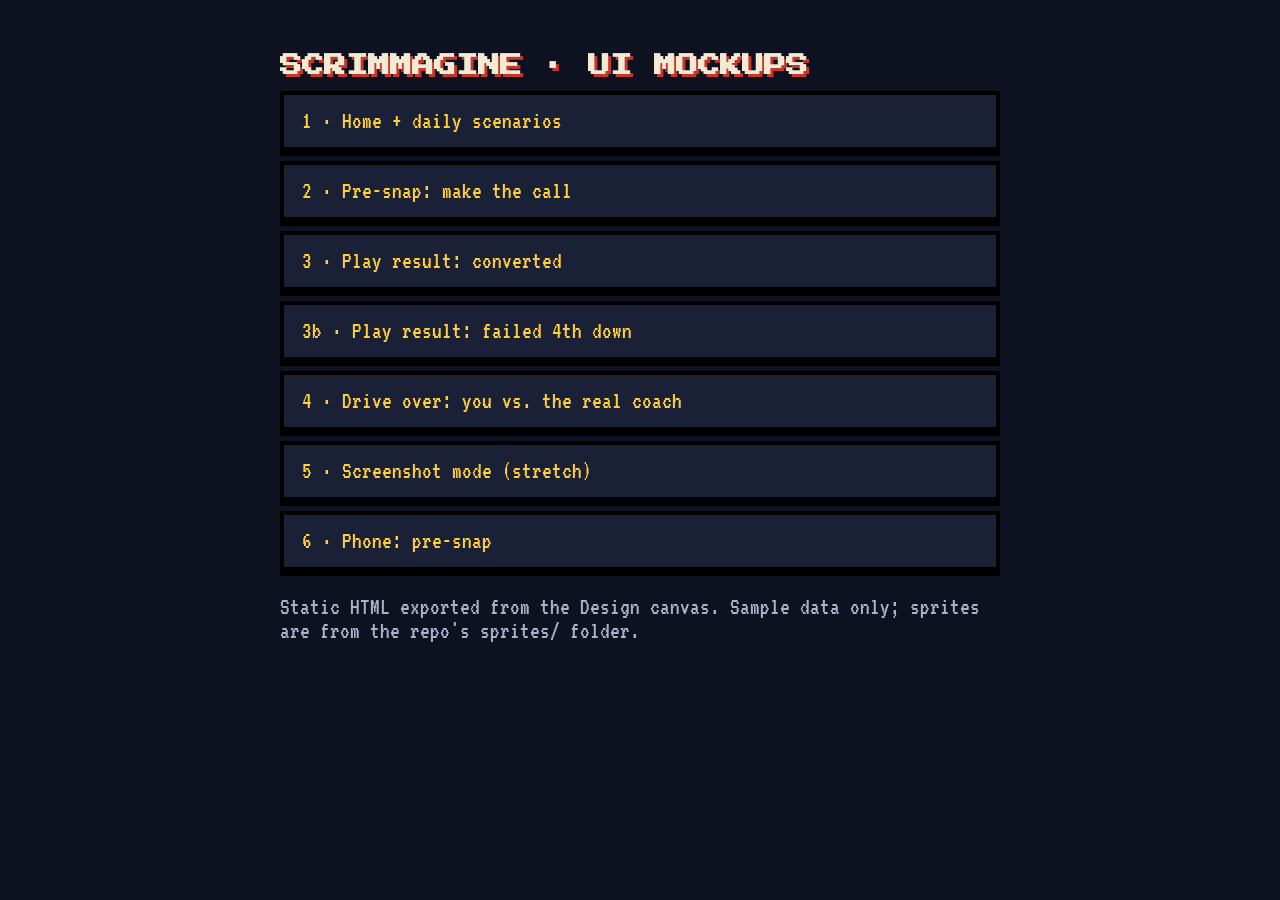
<file: index.html>
<!doctype html>
<html lang="en">
<head>
<meta charset="utf-8">
<meta name="viewport" content="width=device-width, initial-scale=1">
<title>Scrimmagine UI mockups</title>
<link rel="stylesheet" href="https://fonts.googleapis.com/css2?family=Press+Start+2P&amp;family=VT323&amp;display=swap">
<style>
body{margin:0;background:#0e1220;color:#f3ead3;font-family:'VT323',monospace;font-size:24px;padding:40px 16px}
main{max-width:720px;margin:0 auto}
h1{font-family:'Press Start 2P',monospace;font-size:22px;text-shadow:3px 3px 0 #c8352a}
a{display:block;padding:14px 18px;margin:10px 0;background:#1a2035;color:#ffcf3a;border:4px solid #000;box-shadow:0 5px 0 #000;text-decoration:none}
a:hover{color:#fff1b8}
span{color:#a9b0c8}
</style>
</head>
<body><main>
<h1>SCRIMMAGINE · UI MOCKUPS</h1>
<a href="Main.html">1 · Home + daily scenarios</a>
<a href="Gameplay.html">2 · Pre-snap: make the call</a>
<a href="PlayResult.html">3 · Play result: converted</a>
<a href="PlayFail.html">3b · Play result: failed 4th down</a>
<a href="Summary.html">4 · Drive over: you vs. the real coach</a>
<a href="Screenshot.html">5 · Screenshot mode (stretch)</a>
<a href="Mobile.html">6 · Phone: pre-snap</a>
<p><span>Static HTML exported from the Design canvas. Sample data only; sprites are from the repo's sprites/ folder.</span></p>
</main></body>
</html>
</file>
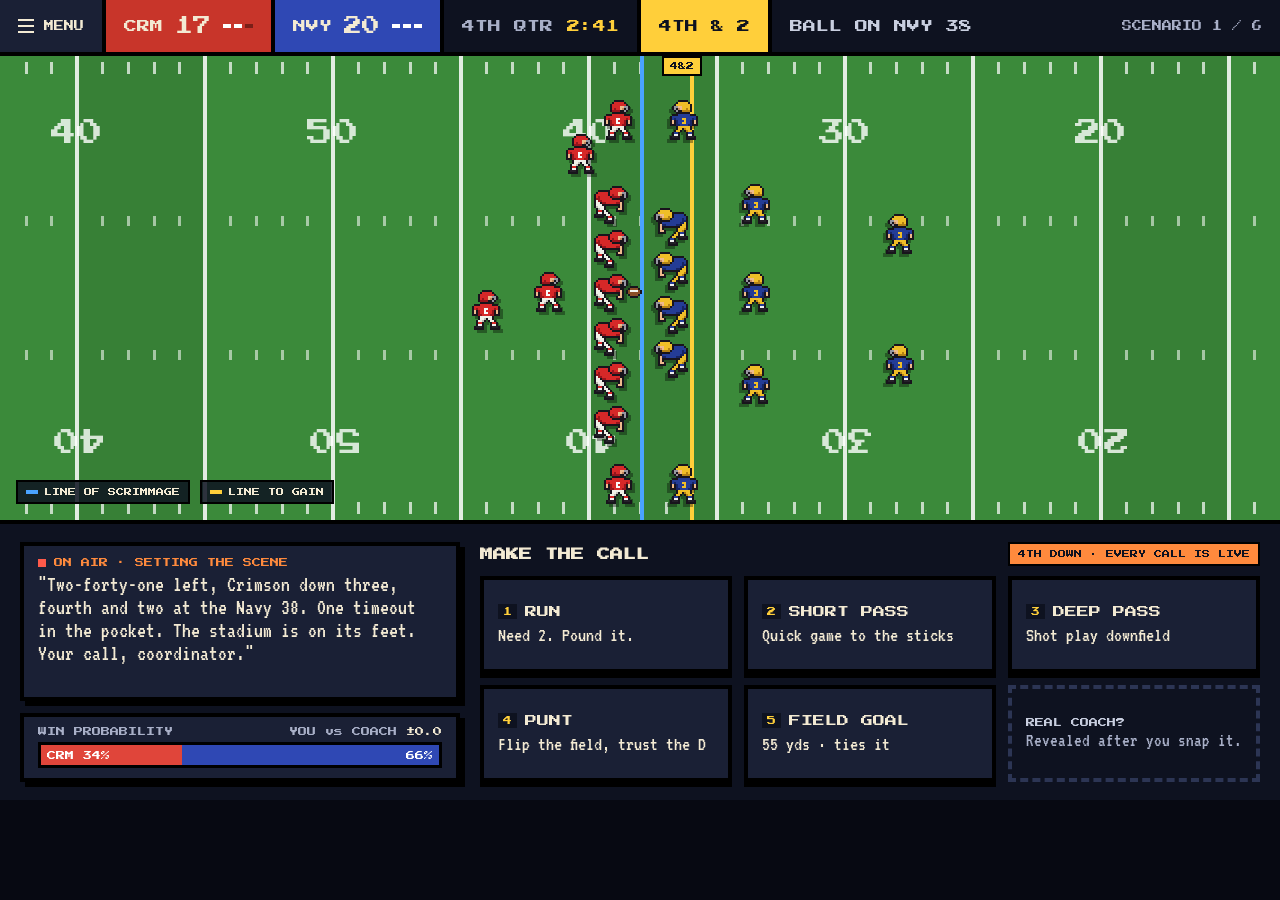
<file: Gameplay.html>
<!doctype html>
<html lang="en">
<head>
<meta charset="utf-8">
<meta name="viewport" content="width=device-width, initial-scale=1">
<title>Pre-snap play call</title>
<link rel="stylesheet" href="https://fonts.googleapis.com/css2?family=Press+Start+2P&amp;family=VT323&amp;display=swap">
<style>
body{margin:0}
a{color:#ffcf3a}a:hover{color:#fff1b8}
</style>
<style>html,body{background:#070912}</style>
</head>
<body>
<div style="width: 1280px; height: 800px; background: #0e1220; color: #f3ead3; font-family: 'VT323', monospace; display: flex; flex-direction: column; overflow: hidden">

  <div style="height: 56px; box-sizing: border-box; display: flex; align-items: stretch; border-bottom: 4px solid #000; font-family: 'Press Start 2P', monospace; font-size: 13px">
    <a href="Main.html" aria-label="Back to menu" style="display: flex; align-items: center; gap: 10px; padding: 0 18px; background: #1a2035; color: #f3ead3; text-decoration: none; border-right: 4px solid #000; font-size: 10px">
      <svg width="16" height="14" viewBox="0 0 16 14" aria-hidden="true" style="shape-rendering: crispEdges"><path d="M0 1h16M0 7h16M0 13h16" stroke="#f3ead3" stroke-width="2"></path></svg>MENU
    </a>
    <div style="display: flex; align-items: center; gap: 12px; padding: 0 18px; background: #c8352a; border-right: 4px solid #000"><span>CRM</span><span style="font-size: 18px">17</span><span style="display: flex; gap: 3px"><span style="width: 8px; height: 4px; background: #fff"></span><span style="width: 8px; height: 4px; background: #fff"></span><span style="width: 8px; height: 4px; background: #7a1f18"></span></span></div>
    <div style="display: flex; align-items: center; gap: 12px; padding: 0 18px; background: #2f48b4; border-right: 4px solid #000"><span>NVY</span><span style="font-size: 18px">20</span><span style="display: flex; gap: 3px"><span style="width: 8px; height: 4px; background: #fff"></span><span style="width: 8px; height: 4px; background: #fff"></span><span style="width: 8px; height: 4px; background: #fff"></span></span></div>
    <div style="display: flex; align-items: center; gap: 14px; padding: 0 18px; border-right: 4px solid #000"><span style="color: #a9b0c8">4TH QTR</span><span style="color: #ffcf3a">2:41</span></div>
    <div style="display: flex; align-items: center; padding: 0 18px; background: #ffcf3a; color: #0e1220; border-right: 4px solid #000">4TH &amp; 2</div>
    <div style="display: flex; align-items: center; padding: 0 18px; color: #c9cfe0">BALL ON NVY 38</div>
    <div style="margin-left: auto; display: flex; align-items: center; padding: 0 18px; font-size: 10px; color: #a9b0c8">SCENARIO 1 / 6</div>
  </div>

  <div style="position: relative; height: 464px; background: #3b8a3a; border-bottom: 4px solid #000; overflow: hidden">
    
      <div style="position: absolute; top: 0; bottom: 0; left: 77px; width: 128px; background: rgba(0,0,0,0.07)"></div>
    
      <div style="position: absolute; top: 0; bottom: 0; left: 589px; width: 128px; background: rgba(0,0,0,0.07)"></div>
    
      <div style="position: absolute; top: 0; bottom: 0; left: 1101px; width: 128px; background: rgba(0,0,0,0.07)"></div>
    
    
      <div style="position: absolute; left: 25px; top: 6px; width: 3px; height: 12px; background: rgba(255,255,255,0.7)"></div>
      <div style="position: absolute; left: 25px; top: 160px; width: 3px; height: 10px; background: rgba(255,255,255,0.55)"></div>
      <div style="position: absolute; left: 25px; top: 294px; width: 3px; height: 10px; background: rgba(255,255,255,0.55)"></div>
      <div style="position: absolute; left: 25px; bottom: 6px; width: 3px; height: 12px; background: rgba(255,255,255,0.7)"></div>
    
      <div style="position: absolute; left: 50px; top: 6px; width: 3px; height: 12px; background: rgba(255,255,255,0.7)"></div>
      <div style="position: absolute; left: 50px; top: 160px; width: 3px; height: 10px; background: rgba(255,255,255,0.55)"></div>
      <div style="position: absolute; left: 50px; top: 294px; width: 3px; height: 10px; background: rgba(255,255,255,0.55)"></div>
      <div style="position: absolute; left: 50px; bottom: 6px; width: 3px; height: 12px; background: rgba(255,255,255,0.7)"></div>
    
      <div style="position: absolute; left: 101px; top: 6px; width: 3px; height: 12px; background: rgba(255,255,255,0.7)"></div>
      <div style="position: absolute; left: 101px; top: 160px; width: 3px; height: 10px; background: rgba(255,255,255,0.55)"></div>
      <div style="position: absolute; left: 101px; top: 294px; width: 3px; height: 10px; background: rgba(255,255,255,0.55)"></div>
      <div style="position: absolute; left: 101px; bottom: 6px; width: 3px; height: 12px; background: rgba(255,255,255,0.7)"></div>
    
      <div style="position: absolute; left: 127px; top: 6px; width: 3px; height: 12px; background: rgba(255,255,255,0.7)"></div>
      <div style="position: absolute; left: 127px; top: 160px; width: 3px; height: 10px; background: rgba(255,255,255,0.55)"></div>
      <div style="position: absolute; left: 127px; top: 294px; width: 3px; height: 10px; background: rgba(255,255,255,0.55)"></div>
      <div style="position: absolute; left: 127px; bottom: 6px; width: 3px; height: 12px; background: rgba(255,255,255,0.7)"></div>
    
      <div style="position: absolute; left: 153px; top: 6px; width: 3px; height: 12px; background: rgba(255,255,255,0.7)"></div>
      <div style="position: absolute; left: 153px; top: 160px; width: 3px; height: 10px; background: rgba(255,255,255,0.55)"></div>
      <div style="position: absolute; left: 153px; top: 294px; width: 3px; height: 10px; background: rgba(255,255,255,0.55)"></div>
      <div style="position: absolute; left: 153px; bottom: 6px; width: 3px; height: 12px; background: rgba(255,255,255,0.7)"></div>
    
      <div style="position: absolute; left: 178px; top: 6px; width: 3px; height: 12px; background: rgba(255,255,255,0.7)"></div>
      <div style="position: absolute; left: 178px; top: 160px; width: 3px; height: 10px; background: rgba(255,255,255,0.55)"></div>
      <div style="position: absolute; left: 178px; top: 294px; width: 3px; height: 10px; background: rgba(255,255,255,0.55)"></div>
      <div style="position: absolute; left: 178px; bottom: 6px; width: 3px; height: 12px; background: rgba(255,255,255,0.7)"></div>
    
      <div style="position: absolute; left: 229px; top: 6px; width: 3px; height: 12px; background: rgba(255,255,255,0.7)"></div>
      <div style="position: absolute; left: 229px; top: 160px; width: 3px; height: 10px; background: rgba(255,255,255,0.55)"></div>
      <div style="position: absolute; left: 229px; top: 294px; width: 3px; height: 10px; background: rgba(255,255,255,0.55)"></div>
      <div style="position: absolute; left: 229px; bottom: 6px; width: 3px; height: 12px; background: rgba(255,255,255,0.7)"></div>
    
      <div style="position: absolute; left: 255px; top: 6px; width: 3px; height: 12px; background: rgba(255,255,255,0.7)"></div>
      <div style="position: absolute; left: 255px; top: 160px; width: 3px; height: 10px; background: rgba(255,255,255,0.55)"></div>
      <div style="position: absolute; left: 255px; top: 294px; width: 3px; height: 10px; background: rgba(255,255,255,0.55)"></div>
      <div style="position: absolute; left: 255px; bottom: 6px; width: 3px; height: 12px; background: rgba(255,255,255,0.7)"></div>
    
      <div style="position: absolute; left: 281px; top: 6px; width: 3px; height: 12px; background: rgba(255,255,255,0.7)"></div>
      <div style="position: absolute; left: 281px; top: 160px; width: 3px; height: 10px; background: rgba(255,255,255,0.55)"></div>
      <div style="position: absolute; left: 281px; top: 294px; width: 3px; height: 10px; background: rgba(255,255,255,0.55)"></div>
      <div style="position: absolute; left: 281px; bottom: 6px; width: 3px; height: 12px; background: rgba(255,255,255,0.7)"></div>
    
      <div style="position: absolute; left: 306px; top: 6px; width: 3px; height: 12px; background: rgba(255,255,255,0.7)"></div>
      <div style="position: absolute; left: 306px; top: 160px; width: 3px; height: 10px; background: rgba(255,255,255,0.55)"></div>
      <div style="position: absolute; left: 306px; top: 294px; width: 3px; height: 10px; background: rgba(255,255,255,0.55)"></div>
      <div style="position: absolute; left: 306px; bottom: 6px; width: 3px; height: 12px; background: rgba(255,255,255,0.7)"></div>
    
      <div style="position: absolute; left: 357px; top: 6px; width: 3px; height: 12px; background: rgba(255,255,255,0.7)"></div>
      <div style="position: absolute; left: 357px; top: 160px; width: 3px; height: 10px; background: rgba(255,255,255,0.55)"></div>
      <div style="position: absolute; left: 357px; top: 294px; width: 3px; height: 10px; background: rgba(255,255,255,0.55)"></div>
      <div style="position: absolute; left: 357px; bottom: 6px; width: 3px; height: 12px; background: rgba(255,255,255,0.7)"></div>
    
      <div style="position: absolute; left: 383px; top: 6px; width: 3px; height: 12px; background: rgba(255,255,255,0.7)"></div>
      <div style="position: absolute; left: 383px; top: 160px; width: 3px; height: 10px; background: rgba(255,255,255,0.55)"></div>
      <div style="position: absolute; left: 383px; top: 294px; width: 3px; height: 10px; background: rgba(255,255,255,0.55)"></div>
      <div style="position: absolute; left: 383px; bottom: 6px; width: 3px; height: 12px; background: rgba(255,255,255,0.7)"></div>
    
      <div style="position: absolute; left: 409px; top: 6px; width: 3px; height: 12px; background: rgba(255,255,255,0.7)"></div>
      <div style="position: absolute; left: 409px; top: 160px; width: 3px; height: 10px; background: rgba(255,255,255,0.55)"></div>
      <div style="position: absolute; left: 409px; top: 294px; width: 3px; height: 10px; background: rgba(255,255,255,0.55)"></div>
      <div style="position: absolute; left: 409px; bottom: 6px; width: 3px; height: 12px; background: rgba(255,255,255,0.7)"></div>
    
      <div style="position: absolute; left: 434px; top: 6px; width: 3px; height: 12px; background: rgba(255,255,255,0.7)"></div>
      <div style="position: absolute; left: 434px; top: 160px; width: 3px; height: 10px; background: rgba(255,255,255,0.55)"></div>
      <div style="position: absolute; left: 434px; top: 294px; width: 3px; height: 10px; background: rgba(255,255,255,0.55)"></div>
      <div style="position: absolute; left: 434px; bottom: 6px; width: 3px; height: 12px; background: rgba(255,255,255,0.7)"></div>
    
      <div style="position: absolute; left: 485px; top: 6px; width: 3px; height: 12px; background: rgba(255,255,255,0.7)"></div>
      <div style="position: absolute; left: 485px; top: 160px; width: 3px; height: 10px; background: rgba(255,255,255,0.55)"></div>
      <div style="position: absolute; left: 485px; top: 294px; width: 3px; height: 10px; background: rgba(255,255,255,0.55)"></div>
      <div style="position: absolute; left: 485px; bottom: 6px; width: 3px; height: 12px; background: rgba(255,255,255,0.7)"></div>
    
      <div style="position: absolute; left: 511px; top: 6px; width: 3px; height: 12px; background: rgba(255,255,255,0.7)"></div>
      <div style="position: absolute; left: 511px; top: 160px; width: 3px; height: 10px; background: rgba(255,255,255,0.55)"></div>
      <div style="position: absolute; left: 511px; top: 294px; width: 3px; height: 10px; background: rgba(255,255,255,0.55)"></div>
      <div style="position: absolute; left: 511px; bottom: 6px; width: 3px; height: 12px; background: rgba(255,255,255,0.7)"></div>
    
      <div style="position: absolute; left: 537px; top: 6px; width: 3px; height: 12px; background: rgba(255,255,255,0.7)"></div>
      <div style="position: absolute; left: 537px; top: 160px; width: 3px; height: 10px; background: rgba(255,255,255,0.55)"></div>
      <div style="position: absolute; left: 537px; top: 294px; width: 3px; height: 10px; background: rgba(255,255,255,0.55)"></div>
      <div style="position: absolute; left: 537px; bottom: 6px; width: 3px; height: 12px; background: rgba(255,255,255,0.7)"></div>
    
      <div style="position: absolute; left: 562px; top: 6px; width: 3px; height: 12px; background: rgba(255,255,255,0.7)"></div>
      <div style="position: absolute; left: 562px; top: 160px; width: 3px; height: 10px; background: rgba(255,255,255,0.55)"></div>
      <div style="position: absolute; left: 562px; top: 294px; width: 3px; height: 10px; background: rgba(255,255,255,0.55)"></div>
      <div style="position: absolute; left: 562px; bottom: 6px; width: 3px; height: 12px; background: rgba(255,255,255,0.7)"></div>
    
      <div style="position: absolute; left: 613px; top: 6px; width: 3px; height: 12px; background: rgba(255,255,255,0.7)"></div>
      <div style="position: absolute; left: 613px; top: 160px; width: 3px; height: 10px; background: rgba(255,255,255,0.55)"></div>
      <div style="position: absolute; left: 613px; top: 294px; width: 3px; height: 10px; background: rgba(255,255,255,0.55)"></div>
      <div style="position: absolute; left: 613px; bottom: 6px; width: 3px; height: 12px; background: rgba(255,255,255,0.7)"></div>
    
      <div style="position: absolute; left: 639px; top: 6px; width: 3px; height: 12px; background: rgba(255,255,255,0.7)"></div>
      <div style="position: absolute; left: 639px; top: 160px; width: 3px; height: 10px; background: rgba(255,255,255,0.55)"></div>
      <div style="position: absolute; left: 639px; top: 294px; width: 3px; height: 10px; background: rgba(255,255,255,0.55)"></div>
      <div style="position: absolute; left: 639px; bottom: 6px; width: 3px; height: 12px; background: rgba(255,255,255,0.7)"></div>
    
      <div style="position: absolute; left: 665px; top: 6px; width: 3px; height: 12px; background: rgba(255,255,255,0.7)"></div>
      <div style="position: absolute; left: 665px; top: 160px; width: 3px; height: 10px; background: rgba(255,255,255,0.55)"></div>
      <div style="position: absolute; left: 665px; top: 294px; width: 3px; height: 10px; background: rgba(255,255,255,0.55)"></div>
      <div style="position: absolute; left: 665px; bottom: 6px; width: 3px; height: 12px; background: rgba(255,255,255,0.7)"></div>
    
      <div style="position: absolute; left: 690px; top: 6px; width: 3px; height: 12px; background: rgba(255,255,255,0.7)"></div>
      <div style="position: absolute; left: 690px; top: 160px; width: 3px; height: 10px; background: rgba(255,255,255,0.55)"></div>
      <div style="position: absolute; left: 690px; top: 294px; width: 3px; height: 10px; background: rgba(255,255,255,0.55)"></div>
      <div style="position: absolute; left: 690px; bottom: 6px; width: 3px; height: 12px; background: rgba(255,255,255,0.7)"></div>
    
      <div style="position: absolute; left: 741px; top: 6px; width: 3px; height: 12px; background: rgba(255,255,255,0.7)"></div>
      <div style="position: absolute; left: 741px; top: 160px; width: 3px; height: 10px; background: rgba(255,255,255,0.55)"></div>
      <div style="position: absolute; left: 741px; top: 294px; width: 3px; height: 10px; background: rgba(255,255,255,0.55)"></div>
      <div style="position: absolute; left: 741px; bottom: 6px; width: 3px; height: 12px; background: rgba(255,255,255,0.7)"></div>
    
      <div style="position: absolute; left: 767px; top: 6px; width: 3px; height: 12px; background: rgba(255,255,255,0.7)"></div>
      <div style="position: absolute; left: 767px; top: 160px; width: 3px; height: 10px; background: rgba(255,255,255,0.55)"></div>
      <div style="position: absolute; left: 767px; top: 294px; width: 3px; height: 10px; background: rgba(255,255,255,0.55)"></div>
      <div style="position: absolute; left: 767px; bottom: 6px; width: 3px; height: 12px; background: rgba(255,255,255,0.7)"></div>
    
      <div style="position: absolute; left: 793px; top: 6px; width: 3px; height: 12px; background: rgba(255,255,255,0.7)"></div>
      <div style="position: absolute; left: 793px; top: 160px; width: 3px; height: 10px; background: rgba(255,255,255,0.55)"></div>
      <div style="position: absolute; left: 793px; top: 294px; width: 3px; height: 10px; background: rgba(255,255,255,0.55)"></div>
      <div style="position: absolute; left: 793px; bottom: 6px; width: 3px; height: 12px; background: rgba(255,255,255,0.7)"></div>
    
      <div style="position: absolute; left: 818px; top: 6px; width: 3px; height: 12px; background: rgba(255,255,255,0.7)"></div>
      <div style="position: absolute; left: 818px; top: 160px; width: 3px; height: 10px; background: rgba(255,255,255,0.55)"></div>
      <div style="position: absolute; left: 818px; top: 294px; width: 3px; height: 10px; background: rgba(255,255,255,0.55)"></div>
      <div style="position: absolute; left: 818px; bottom: 6px; width: 3px; height: 12px; background: rgba(255,255,255,0.7)"></div>
    
      <div style="position: absolute; left: 869px; top: 6px; width: 3px; height: 12px; background: rgba(255,255,255,0.7)"></div>
      <div style="position: absolute; left: 869px; top: 160px; width: 3px; height: 10px; background: rgba(255,255,255,0.55)"></div>
      <div style="position: absolute; left: 869px; top: 294px; width: 3px; height: 10px; background: rgba(255,255,255,0.55)"></div>
      <div style="position: absolute; left: 869px; bottom: 6px; width: 3px; height: 12px; background: rgba(255,255,255,0.7)"></div>
    
      <div style="position: absolute; left: 895px; top: 6px; width: 3px; height: 12px; background: rgba(255,255,255,0.7)"></div>
      <div style="position: absolute; left: 895px; top: 160px; width: 3px; height: 10px; background: rgba(255,255,255,0.55)"></div>
      <div style="position: absolute; left: 895px; top: 294px; width: 3px; height: 10px; background: rgba(255,255,255,0.55)"></div>
      <div style="position: absolute; left: 895px; bottom: 6px; width: 3px; height: 12px; background: rgba(255,255,255,0.7)"></div>
    
      <div style="position: absolute; left: 921px; top: 6px; width: 3px; height: 12px; background: rgba(255,255,255,0.7)"></div>
      <div style="position: absolute; left: 921px; top: 160px; width: 3px; height: 10px; background: rgba(255,255,255,0.55)"></div>
      <div style="position: absolute; left: 921px; top: 294px; width: 3px; height: 10px; background: rgba(255,255,255,0.55)"></div>
      <div style="position: absolute; left: 921px; bottom: 6px; width: 3px; height: 12px; background: rgba(255,255,255,0.7)"></div>
    
      <div style="position: absolute; left: 946px; top: 6px; width: 3px; height: 12px; background: rgba(255,255,255,0.7)"></div>
      <div style="position: absolute; left: 946px; top: 160px; width: 3px; height: 10px; background: rgba(255,255,255,0.55)"></div>
      <div style="position: absolute; left: 946px; top: 294px; width: 3px; height: 10px; background: rgba(255,255,255,0.55)"></div>
      <div style="position: absolute; left: 946px; bottom: 6px; width: 3px; height: 12px; background: rgba(255,255,255,0.7)"></div>
    
      <div style="position: absolute; left: 997px; top: 6px; width: 3px; height: 12px; background: rgba(255,255,255,0.7)"></div>
      <div style="position: absolute; left: 997px; top: 160px; width: 3px; height: 10px; background: rgba(255,255,255,0.55)"></div>
      <div style="position: absolute; left: 997px; top: 294px; width: 3px; height: 10px; background: rgba(255,255,255,0.55)"></div>
      <div style="position: absolute; left: 997px; bottom: 6px; width: 3px; height: 12px; background: rgba(255,255,255,0.7)"></div>
    
      <div style="position: absolute; left: 1023px; top: 6px; width: 3px; height: 12px; background: rgba(255,255,255,0.7)"></div>
      <div style="position: absolute; left: 1023px; top: 160px; width: 3px; height: 10px; background: rgba(255,255,255,0.55)"></div>
      <div style="position: absolute; left: 1023px; top: 294px; width: 3px; height: 10px; background: rgba(255,255,255,0.55)"></div>
      <div style="position: absolute; left: 1023px; bottom: 6px; width: 3px; height: 12px; background: rgba(255,255,255,0.7)"></div>
    
      <div style="position: absolute; left: 1049px; top: 6px; width: 3px; height: 12px; background: rgba(255,255,255,0.7)"></div>
      <div style="position: absolute; left: 1049px; top: 160px; width: 3px; height: 10px; background: rgba(255,255,255,0.55)"></div>
      <div style="position: absolute; left: 1049px; top: 294px; width: 3px; height: 10px; background: rgba(255,255,255,0.55)"></div>
      <div style="position: absolute; left: 1049px; bottom: 6px; width: 3px; height: 12px; background: rgba(255,255,255,0.7)"></div>
    
      <div style="position: absolute; left: 1074px; top: 6px; width: 3px; height: 12px; background: rgba(255,255,255,0.7)"></div>
      <div style="position: absolute; left: 1074px; top: 160px; width: 3px; height: 10px; background: rgba(255,255,255,0.55)"></div>
      <div style="position: absolute; left: 1074px; top: 294px; width: 3px; height: 10px; background: rgba(255,255,255,0.55)"></div>
      <div style="position: absolute; left: 1074px; bottom: 6px; width: 3px; height: 12px; background: rgba(255,255,255,0.7)"></div>
    
      <div style="position: absolute; left: 1125px; top: 6px; width: 3px; height: 12px; background: rgba(255,255,255,0.7)"></div>
      <div style="position: absolute; left: 1125px; top: 160px; width: 3px; height: 10px; background: rgba(255,255,255,0.55)"></div>
      <div style="position: absolute; left: 1125px; top: 294px; width: 3px; height: 10px; background: rgba(255,255,255,0.55)"></div>
      <div style="position: absolute; left: 1125px; bottom: 6px; width: 3px; height: 12px; background: rgba(255,255,255,0.7)"></div>
    
      <div style="position: absolute; left: 1151px; top: 6px; width: 3px; height: 12px; background: rgba(255,255,255,0.7)"></div>
      <div style="position: absolute; left: 1151px; top: 160px; width: 3px; height: 10px; background: rgba(255,255,255,0.55)"></div>
      <div style="position: absolute; left: 1151px; top: 294px; width: 3px; height: 10px; background: rgba(255,255,255,0.55)"></div>
      <div style="position: absolute; left: 1151px; bottom: 6px; width: 3px; height: 12px; background: rgba(255,255,255,0.7)"></div>
    
      <div style="position: absolute; left: 1177px; top: 6px; width: 3px; height: 12px; background: rgba(255,255,255,0.7)"></div>
      <div style="position: absolute; left: 1177px; top: 160px; width: 3px; height: 10px; background: rgba(255,255,255,0.55)"></div>
      <div style="position: absolute; left: 1177px; top: 294px; width: 3px; height: 10px; background: rgba(255,255,255,0.55)"></div>
      <div style="position: absolute; left: 1177px; bottom: 6px; width: 3px; height: 12px; background: rgba(255,255,255,0.7)"></div>
    
      <div style="position: absolute; left: 1202px; top: 6px; width: 3px; height: 12px; background: rgba(255,255,255,0.7)"></div>
      <div style="position: absolute; left: 1202px; top: 160px; width: 3px; height: 10px; background: rgba(255,255,255,0.55)"></div>
      <div style="position: absolute; left: 1202px; top: 294px; width: 3px; height: 10px; background: rgba(255,255,255,0.55)"></div>
      <div style="position: absolute; left: 1202px; bottom: 6px; width: 3px; height: 12px; background: rgba(255,255,255,0.7)"></div>
    
      <div style="position: absolute; left: 1253px; top: 6px; width: 3px; height: 12px; background: rgba(255,255,255,0.7)"></div>
      <div style="position: absolute; left: 1253px; top: 160px; width: 3px; height: 10px; background: rgba(255,255,255,0.55)"></div>
      <div style="position: absolute; left: 1253px; top: 294px; width: 3px; height: 10px; background: rgba(255,255,255,0.55)"></div>
      <div style="position: absolute; left: 1253px; bottom: 6px; width: 3px; height: 12px; background: rgba(255,255,255,0.7)"></div>
    
    
      <div style="position: absolute; top: 0; bottom: 0; left: 75px; width: 4px; background: rgba(255,255,255,0.85)"></div>
    
      <div style="position: absolute; top: 0; bottom: 0; left: 203px; width: 4px; background: rgba(255,255,255,0.85)"></div>
    
      <div style="position: absolute; top: 0; bottom: 0; left: 331px; width: 4px; background: rgba(255,255,255,0.85)"></div>
    
      <div style="position: absolute; top: 0; bottom: 0; left: 459px; width: 4px; background: rgba(255,255,255,0.85)"></div>
    
      <div style="position: absolute; top: 0; bottom: 0; left: 587px; width: 4px; background: rgba(255,255,255,0.85)"></div>
    
      <div style="position: absolute; top: 0; bottom: 0; left: 715px; width: 4px; background: rgba(255,255,255,0.85)"></div>
    
      <div style="position: absolute; top: 0; bottom: 0; left: 843px; width: 4px; background: rgba(255,255,255,0.85)"></div>
    
      <div style="position: absolute; top: 0; bottom: 0; left: 971px; width: 4px; background: rgba(255,255,255,0.85)"></div>
    
      <div style="position: absolute; top: 0; bottom: 0; left: 1099px; width: 4px; background: rgba(255,255,255,0.85)"></div>
    
      <div style="position: absolute; top: 0; bottom: 0; left: 1227px; width: 4px; background: rgba(255,255,255,0.85)"></div>
    
    
      <div aria-hidden="true" style="position: absolute; left: 37px; top: 64px; width: 80px; text-align: center; font-family: 'Press Start 2P', monospace; font-size: 26px; color: rgba(255,255,255,0.8)">40</div>
      <div aria-hidden="true" style="position: absolute; left: 37px; top: 370px; width: 80px; text-align: center; font-family: 'Press Start 2P', monospace; font-size: 26px; color: rgba(255,255,255,0.8); transform: rotate(180deg)">40</div>
    
      <div aria-hidden="true" style="position: absolute; left: 293px; top: 64px; width: 80px; text-align: center; font-family: 'Press Start 2P', monospace; font-size: 26px; color: rgba(255,255,255,0.8)">50</div>
      <div aria-hidden="true" style="position: absolute; left: 293px; top: 370px; width: 80px; text-align: center; font-family: 'Press Start 2P', monospace; font-size: 26px; color: rgba(255,255,255,0.8); transform: rotate(180deg)">50</div>
    
      <div aria-hidden="true" style="position: absolute; left: 549px; top: 64px; width: 80px; text-align: center; font-family: 'Press Start 2P', monospace; font-size: 26px; color: rgba(255,255,255,0.8)">40</div>
      <div aria-hidden="true" style="position: absolute; left: 549px; top: 370px; width: 80px; text-align: center; font-family: 'Press Start 2P', monospace; font-size: 26px; color: rgba(255,255,255,0.8); transform: rotate(180deg)">40</div>
    
      <div aria-hidden="true" style="position: absolute; left: 805px; top: 64px; width: 80px; text-align: center; font-family: 'Press Start 2P', monospace; font-size: 26px; color: rgba(255,255,255,0.8)">30</div>
      <div aria-hidden="true" style="position: absolute; left: 805px; top: 370px; width: 80px; text-align: center; font-family: 'Press Start 2P', monospace; font-size: 26px; color: rgba(255,255,255,0.8); transform: rotate(180deg)">30</div>
    
      <div aria-hidden="true" style="position: absolute; left: 1061px; top: 64px; width: 80px; text-align: center; font-family: 'Press Start 2P', monospace; font-size: 26px; color: rgba(255,255,255,0.8)">20</div>
      <div aria-hidden="true" style="position: absolute; left: 1061px; top: 370px; width: 80px; text-align: center; font-family: 'Press Start 2P', monospace; font-size: 26px; color: rgba(255,255,255,0.8); transform: rotate(180deg)">20</div>
    

    <div style="position: absolute; top: 0; bottom: 0; left: 640px; width: 4px; background: #4aa3ff"></div>
    <div style="position: absolute; top: 0; bottom: 0; left: 690px; width: 4px; background: #ffcf3a"></div>
    <div style="position: absolute; left: 662px; top: 0; padding: 4px 6px; background: #ffcf3a; color: #0e1220; font-family: 'Press Start 2P', monospace; font-size: 8px; border: 2px solid #000">4&amp;2</div>

    
      <img src="sprites/crimson_stance.png" alt="" style="position: absolute; left: 592px; top: 120px; width: 40px; height: 48px; image-rendering: pixelated; transform: none; filter: drop-shadow(3px 3px 0 rgba(0,0,0,0.35))">
    
      <img src="sprites/crimson_stance.png" alt="" style="position: absolute; left: 592px; top: 164px; width: 40px; height: 48px; image-rendering: pixelated; transform: none; filter: drop-shadow(3px 3px 0 rgba(0,0,0,0.35))">
    
      <img src="sprites/crimson_stance.png" alt="" style="position: absolute; left: 592px; top: 208px; width: 40px; height: 48px; image-rendering: pixelated; transform: none; filter: drop-shadow(3px 3px 0 rgba(0,0,0,0.35))">
    
      <img src="sprites/crimson_stance.png" alt="" style="position: absolute; left: 592px; top: 252px; width: 40px; height: 48px; image-rendering: pixelated; transform: none; filter: drop-shadow(3px 3px 0 rgba(0,0,0,0.35))">
    
      <img src="sprites/crimson_stance.png" alt="" style="position: absolute; left: 592px; top: 296px; width: 40px; height: 48px; image-rendering: pixelated; transform: none; filter: drop-shadow(3px 3px 0 rgba(0,0,0,0.35))">
    
      <img src="sprites/crimson_stance.png" alt="" style="position: absolute; left: 592px; top: 340px; width: 40px; height: 48px; image-rendering: pixelated; transform: none; filter: drop-shadow(3px 3px 0 rgba(0,0,0,0.35))">
    
      <img src="sprites/crimson_ready.png" alt="" style="position: absolute; left: 528px; top: 208px; width: 40px; height: 48px; image-rendering: pixelated; transform: none; filter: drop-shadow(3px 3px 0 rgba(0,0,0,0.35))">
    
      <img src="sprites/crimson_ready.png" alt="" style="position: absolute; left: 466px; top: 226px; width: 40px; height: 48px; image-rendering: pixelated; transform: none; filter: drop-shadow(3px 3px 0 rgba(0,0,0,0.35))">
    
      <img src="sprites/crimson_ready.png" alt="" style="position: absolute; left: 598px; top: 36px; width: 40px; height: 48px; image-rendering: pixelated; transform: none; filter: drop-shadow(3px 3px 0 rgba(0,0,0,0.35))">
    
      <img src="sprites/crimson_ready.png" alt="" style="position: absolute; left: 598px; top: 400px; width: 40px; height: 48px; image-rendering: pixelated; transform: none; filter: drop-shadow(3px 3px 0 rgba(0,0,0,0.35))">
    
      <img src="sprites/crimson_ready.png" alt="" style="position: absolute; left: 560px; top: 70px; width: 40px; height: 48px; image-rendering: pixelated; transform: none; filter: drop-shadow(3px 3px 0 rgba(0,0,0,0.35))">
    
      <img src="sprites/navy_stance.png" alt="" style="position: absolute; left: 650px; top: 142px; width: 40px; height: 48px; image-rendering: pixelated; transform: scaleX(-1); filter: drop-shadow(3px 3px 0 rgba(0,0,0,0.35))">
    
      <img src="sprites/navy_stance.png" alt="" style="position: absolute; left: 650px; top: 186px; width: 40px; height: 48px; image-rendering: pixelated; transform: scaleX(-1); filter: drop-shadow(3px 3px 0 rgba(0,0,0,0.35))">
    
      <img src="sprites/navy_stance.png" alt="" style="position: absolute; left: 650px; top: 230px; width: 40px; height: 48px; image-rendering: pixelated; transform: scaleX(-1); filter: drop-shadow(3px 3px 0 rgba(0,0,0,0.35))">
    
      <img src="sprites/navy_stance.png" alt="" style="position: absolute; left: 650px; top: 274px; width: 40px; height: 48px; image-rendering: pixelated; transform: scaleX(-1); filter: drop-shadow(3px 3px 0 rgba(0,0,0,0.35))">
    
      <img src="sprites/navy_ready.png" alt="" style="position: absolute; left: 736px; top: 120px; width: 40px; height: 48px; image-rendering: pixelated; transform: scaleX(-1); filter: drop-shadow(3px 3px 0 rgba(0,0,0,0.35))">
    
      <img src="sprites/navy_ready.png" alt="" style="position: absolute; left: 736px; top: 208px; width: 40px; height: 48px; image-rendering: pixelated; transform: scaleX(-1); filter: drop-shadow(3px 3px 0 rgba(0,0,0,0.35))">
    
      <img src="sprites/navy_ready.png" alt="" style="position: absolute; left: 736px; top: 300px; width: 40px; height: 48px; image-rendering: pixelated; transform: scaleX(-1); filter: drop-shadow(3px 3px 0 rgba(0,0,0,0.35))">
    
      <img src="sprites/navy_ready.png" alt="" style="position: absolute; left: 664px; top: 36px; width: 40px; height: 48px; image-rendering: pixelated; transform: scaleX(-1); filter: drop-shadow(3px 3px 0 rgba(0,0,0,0.35))">
    
      <img src="sprites/navy_ready.png" alt="" style="position: absolute; left: 664px; top: 400px; width: 40px; height: 48px; image-rendering: pixelated; transform: scaleX(-1); filter: drop-shadow(3px 3px 0 rgba(0,0,0,0.35))">
    
      <img src="sprites/navy_ready.png" alt="" style="position: absolute; left: 880px; top: 150px; width: 40px; height: 48px; image-rendering: pixelated; transform: scaleX(-1); filter: drop-shadow(3px 3px 0 rgba(0,0,0,0.35))">
    
      <img src="sprites/navy_ready.png" alt="" style="position: absolute; left: 880px; top: 280px; width: 40px; height: 48px; image-rendering: pixelated; transform: scaleX(-1); filter: drop-shadow(3px 3px 0 rgba(0,0,0,0.35))">
    
    <img src="sprites/ball.png" alt="Football at the line of scrimmage" style="position: absolute; left: 626px; top: 230px; width: 16px; height: 12px; image-rendering: pixelated">

    <div style="position: absolute; left: 16px; bottom: 16px; display: flex; gap: 10px; font-family: 'Press Start 2P', monospace; font-size: 8px">
      <span style="display: flex; align-items: center; gap: 6px; padding: 6px 8px; background: rgba(14,18,32,0.85); border: 2px solid #000"><span style="width: 12px; height: 4px; background: #4aa3ff"></span>LINE OF SCRIMMAGE</span>
      <span style="display: flex; align-items: center; gap: 6px; padding: 6px 8px; background: rgba(14,18,32,0.85); border: 2px solid #000"><span style="width: 12px; height: 4px; background: #ffcf3a"></span>LINE TO GAIN</span>
    </div>
  </div>

  <div style="flex: 1; display: flex; gap: 20px; padding: 18px 20px; box-sizing: border-box; min-height: 0">
    <div style="width: 440px; display: flex; flex-direction: column; gap: 12px">
      <div style="flex: 1; background: #1a2035; border: 4px solid #000; box-shadow: 5px 5px 0 #000; padding: 12px 14px; box-sizing: border-box; display: flex; flex-direction: column; gap: 6px">
        <div style="display: flex; align-items: center; gap: 8px; font-family: 'Press Start 2P', monospace; font-size: 9px; color: #ff8a3d">
          <span style="width: 8px; height: 8px; background: #ff5a4a"></span>ON AIR · SETTING THE SCENE
        </div>
        <p style="margin: 0; font-size: 22px; line-height: 1.05; color: #f3ead3">"Two-forty-one left, Crimson down three, fourth and two at the Navy 38. One timeout in the pocket. The stadium is on its feet. Your call, coordinator."</p>
      </div>
      <div style="background: #1a2035; border: 4px solid #000; box-shadow: 5px 5px 0 #000; padding: 10px 14px; box-sizing: border-box; display: flex; flex-direction: column; gap: 6px">
        <div style="display: flex; justify-content: space-between; font-family: 'Press Start 2P', monospace; font-size: 9px"><span style="color: #a9b0c8">WIN PROBABILITY</span><span style="color: #a9b0c8">YOU vs COACH <span style="color: #f3ead3">±0.0</span></span></div>
        <div style="display: flex; height: 20px; border: 3px solid #000">
          <div style="width: 34%; background: #e0453a; display: flex; align-items: center; padding-left: 6px; font-family: 'Press Start 2P', monospace; font-size: 9px; color: #fff">CRM 34%</div>
          <div style="flex: 1; background: #2f48b4; display: flex; align-items: center; justify-content: flex-end; padding-right: 6px; font-family: 'Press Start 2P', monospace; font-size: 9px; color: #fff">66%</div>
        </div>
      </div>
    </div>

    <div style="flex: 1; display: flex; flex-direction: column; gap: 10px">
      <div style="display: flex; align-items: center; justify-content: space-between">
        <h2 style="margin: 0; font-family: 'Press Start 2P', monospace; font-size: 13px; color: #f3ead3">MAKE THE CALL</h2>
        <span style="font-family: 'Press Start 2P', monospace; font-size: 8px; padding: 6px 8px; background: #ff8a3d; color: #0e1220; border: 2px solid #000">4TH DOWN · EVERY CALL IS LIVE</span>
      </div>
      <div style="flex: 1; display: grid; grid-template-columns: repeat(3, minmax(0, 1fr)); gap: 12px">
        
          <a href="PlayResult.html" style="display: flex; flex-direction: column; justify-content: center; gap: 6px; padding: 8px 14px; background: #1a2035; color: #f3ead3; border: 4px solid #000; box-shadow: 0 5px 0 #000; text-decoration: none">
            <span style="display: flex; align-items: center; gap: 8px; font-family: 'Press Start 2P', monospace; font-size: 12px"><span style="font-size: 9px; padding: 3px 5px; background: #0e1220; color: #ffcf3a">1</span>RUN</span>
            <span style="font-size: 20px; line-height: 1">Need 2. Pound it.</span>
          </a>
        
          <a href="PlayResult.html" style="display: flex; flex-direction: column; justify-content: center; gap: 6px; padding: 8px 14px; background: #1a2035; color: #f3ead3; border: 4px solid #000; box-shadow: 0 5px 0 #000; text-decoration: none">
            <span style="display: flex; align-items: center; gap: 8px; font-family: 'Press Start 2P', monospace; font-size: 12px"><span style="font-size: 9px; padding: 3px 5px; background: #0e1220; color: #ffcf3a">2</span>SHORT PASS</span>
            <span style="font-size: 20px; line-height: 1">Quick game to the sticks</span>
          </a>
        
          <a href="PlayResult.html" style="display: flex; flex-direction: column; justify-content: center; gap: 6px; padding: 8px 14px; background: #1a2035; color: #f3ead3; border: 4px solid #000; box-shadow: 0 5px 0 #000; text-decoration: none">
            <span style="display: flex; align-items: center; gap: 8px; font-family: 'Press Start 2P', monospace; font-size: 12px"><span style="font-size: 9px; padding: 3px 5px; background: #0e1220; color: #ffcf3a">3</span>DEEP PASS</span>
            <span style="font-size: 20px; line-height: 1">Shot play downfield</span>
          </a>
        
          <a href="PlayResult.html" style="display: flex; flex-direction: column; justify-content: center; gap: 6px; padding: 8px 14px; background: #1a2035; color: #f3ead3; border: 4px solid #000; box-shadow: 0 5px 0 #000; text-decoration: none">
            <span style="display: flex; align-items: center; gap: 8px; font-family: 'Press Start 2P', monospace; font-size: 12px"><span style="font-size: 9px; padding: 3px 5px; background: #0e1220; color: #ffcf3a">4</span>PUNT</span>
            <span style="font-size: 20px; line-height: 1">Flip the field, trust the D</span>
          </a>
        
          <a href="PlayResult.html" style="display: flex; flex-direction: column; justify-content: center; gap: 6px; padding: 8px 14px; background: #1a2035; color: #f3ead3; border: 4px solid #000; box-shadow: 0 5px 0 #000; text-decoration: none">
            <span style="display: flex; align-items: center; gap: 8px; font-family: 'Press Start 2P', monospace; font-size: 12px"><span style="font-size: 9px; padding: 3px 5px; background: #0e1220; color: #ffcf3a">5</span>FIELD GOAL</span>
            <span style="font-size: 20px; line-height: 1">55 yds · ties it</span>
          </a>
        
        <div style="display: flex; flex-direction: column; justify-content: center; gap: 4px; padding: 8px 14px; border: 4px dashed #2c3554; color: #a9b0c8; font-size: 19px; line-height: 1">
          <span style="font-family: 'Press Start 2P', monospace; font-size: 9px; color: #c9cfe0">REAL COACH?</span>
          Revealed after you snap it.
        </div>
      </div>
    </div>
  </div>
</div>
</body>
</html>
</file>
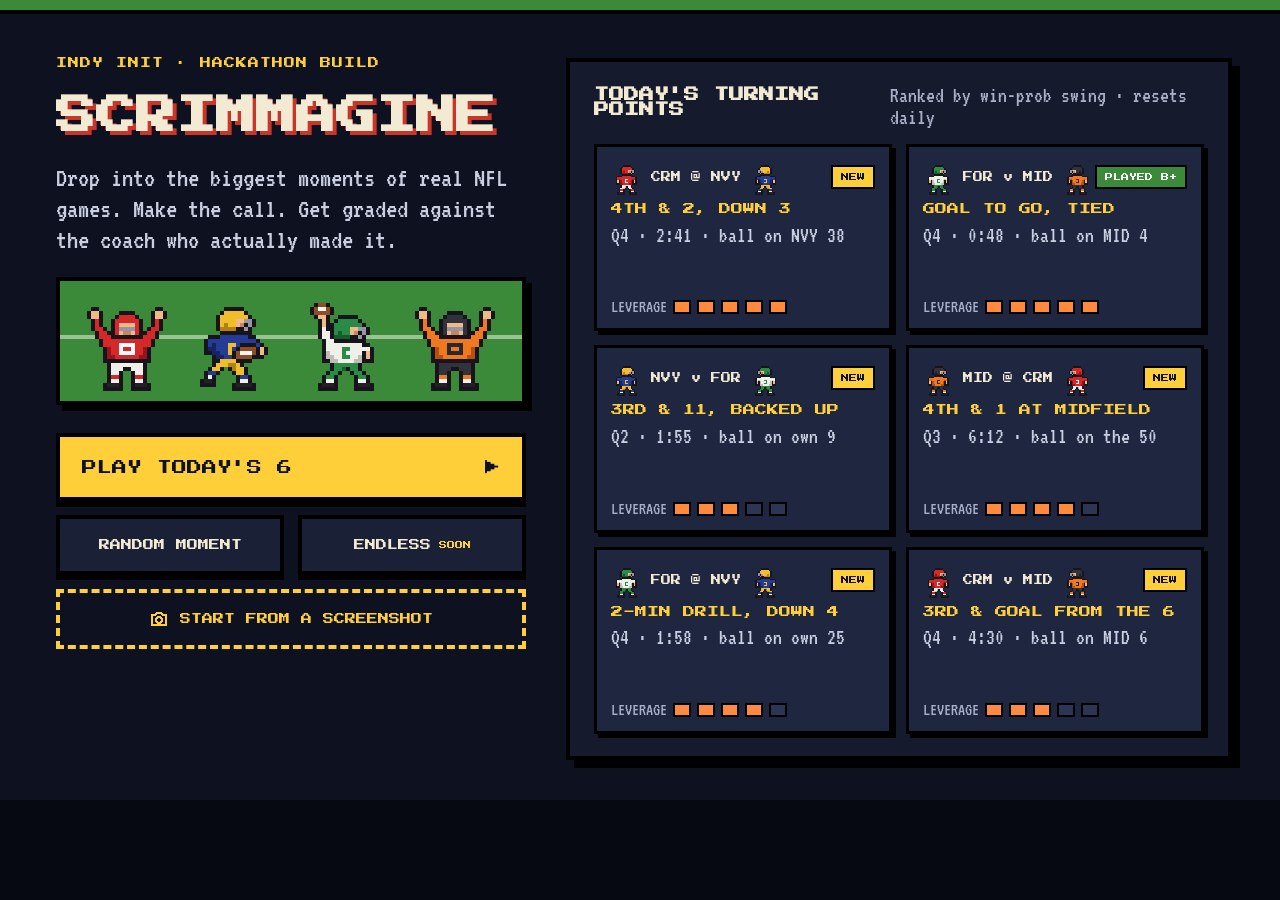
<file: Main.html>
<!doctype html>
<html lang="en">
<head>
<meta charset="utf-8">
<meta name="viewport" content="width=device-width, initial-scale=1">
<title>Home and daily scenarios</title>
<link rel="stylesheet" href="https://fonts.googleapis.com/css2?family=Press+Start+2P&amp;family=VT323&amp;display=swap">
<style>
body{margin:0}
a{color:#ffcf3a}a:hover{color:#fff1b8}
</style>
<style>html,body{background:#070912}</style>
</head>
<body>
<div style="width: 1280px; height: 800px; box-sizing: border-box; background: #0e1220; color: #f3ead3; font-family: 'VT323', monospace; display: flex; flex-direction: column; overflow: hidden">
  <div style="height: 10px; background: #3b8a3a; border-bottom: 4px solid #000"></div>
  <div style="flex: 1; display: flex; gap: 40px; padding: 44px 48px 40px 56px; box-sizing: border-box; min-height: 0">

    <div style="width: 470px; display: flex; flex-direction: column; gap: 22px">
      <div style="font-family: 'Press Start 2P', monospace; font-size: 11px; color: #ffcf3a; letter-spacing: 1px">INDY INIT · HACKATHON BUILD</div>
      <h1 style="margin: 0; font-family: 'Press Start 2P', monospace; font-size: 40px; line-height: 1.25; color: #f3ead3; text-shadow: 4px 4px 0 #c8352a">SCRIMMAGINE</h1>
      <p style="margin: 0; font-size: 28px; line-height: 1.1; color: #c9cfe0">Drop into the biggest moments of real NFL games. Make the call. Get graded against the coach who actually made it.</p>

      <div style="position: relative; height: 128px; background: #3b8a3a; border: 4px solid #000; box-shadow: 6px 6px 0 #000; display: flex; align-items: flex-end; justify-content: space-around; padding: 0 12px 10px; box-sizing: border-box">
        <div style="position: absolute; left: 0; right: 0; top: 54px; height: 4px; background: #e8f1dc; opacity: 0.55"></div>
        <img src="sprites/crimson_celebrate.png" alt="Crimson player celebrating" style="width: 80px; height: 96px; image-rendering: pixelated; position: relative">
        <img src="sprites/navy_run.png" alt="Navy player running" style="width: 80px; height: 96px; image-rendering: pixelated; position: relative">
        <img src="sprites/forest_throw.png" alt="Forest player throwing" style="width: 80px; height: 96px; image-rendering: pixelated; position: relative">
        <img src="sprites/midnight_celebrate.png" alt="Midnight player celebrating" style="width: 80px; height: 96px; image-rendering: pixelated; position: relative">
      </div>

      <div style="display: flex; flex-direction: column; gap: 14px; margin-top: 6px">
        <a href="Gameplay.html" style="display: flex; align-items: center; justify-content: space-between; min-height: 60px; padding: 0 22px; background: #ffcf3a; color: #0e1220; border: 4px solid #000; box-shadow: 0 6px 0 #000; font-family: 'Press Start 2P', monospace; font-size: 15px; text-decoration: none">
          <span>PLAY TODAY'S 6</span><span>▶</span>
        </a>
        <div style="display: grid; grid-template-columns: repeat(2, minmax(0, 1fr)); gap: 14px">
          <a href="Gameplay.html" style="display: flex; align-items: center; justify-content: center; min-height: 52px; background: #1a2035; color: #f3ead3; border: 4px solid #000; box-shadow: 0 5px 0 #000; font-family: 'Press Start 2P', monospace; font-size: 11px; text-decoration: none">RANDOM MOMENT</a>
          <a href="Gameplay.html" style="display: flex; align-items: center; justify-content: center; gap: 8px; min-height: 52px; background: #1a2035; color: #f3ead3; border: 4px solid #000; box-shadow: 0 5px 0 #000; font-family: 'Press Start 2P', monospace; font-size: 11px; text-decoration: none">ENDLESS <span style="font-size: 8px; color: #ffcf3a">SOON</span></a>
        </div>
        <a href="Screenshot.html" style="display: flex; align-items: center; justify-content: center; gap: 12px; min-height: 52px; background: transparent; color: #ffcf3a; border: 4px dashed #ffcf3a; font-family: 'Press Start 2P', monospace; font-size: 11px; text-decoration: none">
          <svg width="18" height="18" viewBox="0 0 18 18" aria-hidden="true" style="shape-rendering: crispEdges"><path d="M2 5h3l2-2h4l2 2h3v10H2z M9 7a3 3 0 1 0 0.01 0" fill="none" stroke="#ffcf3a" stroke-width="2"></path></svg>
          START FROM A SCREENSHOT
        </a>
      </div>
    </div>

    <div style="flex: 1; min-width: 0; background: #151a2c; border: 4px solid #000; box-shadow: 8px 8px 0 #000; display: flex; flex-direction: column; padding: 22px 24px; box-sizing: border-box; gap: 16px">
      <div style="display: flex; align-items: baseline; justify-content: space-between">
        <h2 style="margin: 0; font-family: 'Press Start 2P', monospace; font-size: 15px; color: #f3ead3">TODAY'S TURNING POINTS</h2>
        <span style="font-size: 22px; color: #a9b0c8">Ranked by win-prob swing · resets daily</span>
      </div>
      <div style="display: grid; grid-template-columns: repeat(2, minmax(0, 1fr)); gap: 14px; flex: 1">
        
          <a href="Gameplay.html" style="display: flex; flex-direction: column; gap: 6px; padding: 12px 14px; background: #1f2640; border: 3px solid #000; box-shadow: 4px 4px 0 #000; color: #f3ead3; text-decoration: none">
            <div style="display: flex; align-items: center; justify-content: space-between">
              <div style="display: flex; align-items: center; gap: 4px">
                <img src="sprites/crimson_ready.png" alt="" style="width: 30px; height: 36px; image-rendering: pixelated">
                <span style="font-family: 'Press Start 2P', monospace; font-size: 10px; padding: 0 6px">CRM @ NVY</span>
                <img src="sprites/navy_ready.png" alt="" style="width: 30px; height: 36px; image-rendering: pixelated; transform: scaleX(-1)">
              </div>
              <span style="font-family: 'Press Start 2P', monospace; font-size: 8px; padding: 6px 8px; background: #ffcf3a; color: #0e1220; border: 2px solid #000">NEW</span>
            </div>
            <div style="font-family: 'Press Start 2P', monospace; font-size: 12px; line-height: 1.4; color: #ffcf3a">4TH &amp; 2, DOWN 3</div>
            <div style="font-size: 22px; color: #c9cfe0; line-height: 1">Q4 · 2:41 · ball on NVY 38</div>
            <div style="display: flex; align-items: center; gap: 6px; margin-top: auto">
              <span style="font-size: 18px; color: #a9b0c8">LEVERAGE</span>
              
                <span style="width: 14px; height: 10px; background: #ff8a3d; border: 2px solid #000"></span>
              
                <span style="width: 14px; height: 10px; background: #ff8a3d; border: 2px solid #000"></span>
              
                <span style="width: 14px; height: 10px; background: #ff8a3d; border: 2px solid #000"></span>
              
                <span style="width: 14px; height: 10px; background: #ff8a3d; border: 2px solid #000"></span>
              
                <span style="width: 14px; height: 10px; background: #ff8a3d; border: 2px solid #000"></span>
              
            </div>
          </a>
        
          <a href="Gameplay.html" style="display: flex; flex-direction: column; gap: 6px; padding: 12px 14px; background: #1f2640; border: 3px solid #000; box-shadow: 4px 4px 0 #000; color: #f3ead3; text-decoration: none">
            <div style="display: flex; align-items: center; justify-content: space-between">
              <div style="display: flex; align-items: center; gap: 4px">
                <img src="sprites/forest_ready.png" alt="" style="width: 30px; height: 36px; image-rendering: pixelated">
                <span style="font-family: 'Press Start 2P', monospace; font-size: 10px; padding: 0 6px">FOR v MID</span>
                <img src="sprites/midnight_ready.png" alt="" style="width: 30px; height: 36px; image-rendering: pixelated; transform: scaleX(-1)">
              </div>
              <span style="font-family: 'Press Start 2P', monospace; font-size: 8px; padding: 6px 8px; background: #3b8a3a; color: #ffffff; border: 2px solid #000">PLAYED B+</span>
            </div>
            <div style="font-family: 'Press Start 2P', monospace; font-size: 12px; line-height: 1.4; color: #ffcf3a">GOAL TO GO, TIED</div>
            <div style="font-size: 22px; color: #c9cfe0; line-height: 1">Q4 · 0:48 · ball on MID 4</div>
            <div style="display: flex; align-items: center; gap: 6px; margin-top: auto">
              <span style="font-size: 18px; color: #a9b0c8">LEVERAGE</span>
              
                <span style="width: 14px; height: 10px; background: #ff8a3d; border: 2px solid #000"></span>
              
                <span style="width: 14px; height: 10px; background: #ff8a3d; border: 2px solid #000"></span>
              
                <span style="width: 14px; height: 10px; background: #ff8a3d; border: 2px solid #000"></span>
              
                <span style="width: 14px; height: 10px; background: #ff8a3d; border: 2px solid #000"></span>
              
                <span style="width: 14px; height: 10px; background: #ff8a3d; border: 2px solid #000"></span>
              
            </div>
          </a>
        
          <a href="Gameplay.html" style="display: flex; flex-direction: column; gap: 6px; padding: 12px 14px; background: #1f2640; border: 3px solid #000; box-shadow: 4px 4px 0 #000; color: #f3ead3; text-decoration: none">
            <div style="display: flex; align-items: center; justify-content: space-between">
              <div style="display: flex; align-items: center; gap: 4px">
                <img src="sprites/navy_ready.png" alt="" style="width: 30px; height: 36px; image-rendering: pixelated">
                <span style="font-family: 'Press Start 2P', monospace; font-size: 10px; padding: 0 6px">NVY v FOR</span>
                <img src="sprites/forest_ready.png" alt="" style="width: 30px; height: 36px; image-rendering: pixelated; transform: scaleX(-1)">
              </div>
              <span style="font-family: 'Press Start 2P', monospace; font-size: 8px; padding: 6px 8px; background: #ffcf3a; color: #0e1220; border: 2px solid #000">NEW</span>
            </div>
            <div style="font-family: 'Press Start 2P', monospace; font-size: 12px; line-height: 1.4; color: #ffcf3a">3RD &amp; 11, BACKED UP</div>
            <div style="font-size: 22px; color: #c9cfe0; line-height: 1">Q2 · 1:55 · ball on own 9</div>
            <div style="display: flex; align-items: center; gap: 6px; margin-top: auto">
              <span style="font-size: 18px; color: #a9b0c8">LEVERAGE</span>
              
                <span style="width: 14px; height: 10px; background: #ff8a3d; border: 2px solid #000"></span>
              
                <span style="width: 14px; height: 10px; background: #ff8a3d; border: 2px solid #000"></span>
              
                <span style="width: 14px; height: 10px; background: #ff8a3d; border: 2px solid #000"></span>
              
                <span style="width: 14px; height: 10px; background: #2c3554; border: 2px solid #000"></span>
              
                <span style="width: 14px; height: 10px; background: #2c3554; border: 2px solid #000"></span>
              
            </div>
          </a>
        
          <a href="Gameplay.html" style="display: flex; flex-direction: column; gap: 6px; padding: 12px 14px; background: #1f2640; border: 3px solid #000; box-shadow: 4px 4px 0 #000; color: #f3ead3; text-decoration: none">
            <div style="display: flex; align-items: center; justify-content: space-between">
              <div style="display: flex; align-items: center; gap: 4px">
                <img src="sprites/midnight_ready.png" alt="" style="width: 30px; height: 36px; image-rendering: pixelated">
                <span style="font-family: 'Press Start 2P', monospace; font-size: 10px; padding: 0 6px">MID @ CRM</span>
                <img src="sprites/crimson_ready.png" alt="" style="width: 30px; height: 36px; image-rendering: pixelated; transform: scaleX(-1)">
              </div>
              <span style="font-family: 'Press Start 2P', monospace; font-size: 8px; padding: 6px 8px; background: #ffcf3a; color: #0e1220; border: 2px solid #000">NEW</span>
            </div>
            <div style="font-family: 'Press Start 2P', monospace; font-size: 12px; line-height: 1.4; color: #ffcf3a">4TH &amp; 1 AT MIDFIELD</div>
            <div style="font-size: 22px; color: #c9cfe0; line-height: 1">Q3 · 6:12 · ball on the 50</div>
            <div style="display: flex; align-items: center; gap: 6px; margin-top: auto">
              <span style="font-size: 18px; color: #a9b0c8">LEVERAGE</span>
              
                <span style="width: 14px; height: 10px; background: #ff8a3d; border: 2px solid #000"></span>
              
                <span style="width: 14px; height: 10px; background: #ff8a3d; border: 2px solid #000"></span>
              
                <span style="width: 14px; height: 10px; background: #ff8a3d; border: 2px solid #000"></span>
              
                <span style="width: 14px; height: 10px; background: #ff8a3d; border: 2px solid #000"></span>
              
                <span style="width: 14px; height: 10px; background: #2c3554; border: 2px solid #000"></span>
              
            </div>
          </a>
        
          <a href="Gameplay.html" style="display: flex; flex-direction: column; gap: 6px; padding: 12px 14px; background: #1f2640; border: 3px solid #000; box-shadow: 4px 4px 0 #000; color: #f3ead3; text-decoration: none">
            <div style="display: flex; align-items: center; justify-content: space-between">
              <div style="display: flex; align-items: center; gap: 4px">
                <img src="sprites/forest_ready.png" alt="" style="width: 30px; height: 36px; image-rendering: pixelated">
                <span style="font-family: 'Press Start 2P', monospace; font-size: 10px; padding: 0 6px">FOR @ NVY</span>
                <img src="sprites/navy_ready.png" alt="" style="width: 30px; height: 36px; image-rendering: pixelated; transform: scaleX(-1)">
              </div>
              <span style="font-family: 'Press Start 2P', monospace; font-size: 8px; padding: 6px 8px; background: #ffcf3a; color: #0e1220; border: 2px solid #000">NEW</span>
            </div>
            <div style="font-family: 'Press Start 2P', monospace; font-size: 12px; line-height: 1.4; color: #ffcf3a">2-MIN DRILL, DOWN 4</div>
            <div style="font-size: 22px; color: #c9cfe0; line-height: 1">Q4 · 1:58 · ball on own 25</div>
            <div style="display: flex; align-items: center; gap: 6px; margin-top: auto">
              <span style="font-size: 18px; color: #a9b0c8">LEVERAGE</span>
              
                <span style="width: 14px; height: 10px; background: #ff8a3d; border: 2px solid #000"></span>
              
                <span style="width: 14px; height: 10px; background: #ff8a3d; border: 2px solid #000"></span>
              
                <span style="width: 14px; height: 10px; background: #ff8a3d; border: 2px solid #000"></span>
              
                <span style="width: 14px; height: 10px; background: #ff8a3d; border: 2px solid #000"></span>
              
                <span style="width: 14px; height: 10px; background: #2c3554; border: 2px solid #000"></span>
              
            </div>
          </a>
        
          <a href="Gameplay.html" style="display: flex; flex-direction: column; gap: 6px; padding: 12px 14px; background: #1f2640; border: 3px solid #000; box-shadow: 4px 4px 0 #000; color: #f3ead3; text-decoration: none">
            <div style="display: flex; align-items: center; justify-content: space-between">
              <div style="display: flex; align-items: center; gap: 4px">
                <img src="sprites/crimson_ready.png" alt="" style="width: 30px; height: 36px; image-rendering: pixelated">
                <span style="font-family: 'Press Start 2P', monospace; font-size: 10px; padding: 0 6px">CRM v MID</span>
                <img src="sprites/midnight_ready.png" alt="" style="width: 30px; height: 36px; image-rendering: pixelated; transform: scaleX(-1)">
              </div>
              <span style="font-family: 'Press Start 2P', monospace; font-size: 8px; padding: 6px 8px; background: #ffcf3a; color: #0e1220; border: 2px solid #000">NEW</span>
            </div>
            <div style="font-family: 'Press Start 2P', monospace; font-size: 12px; line-height: 1.4; color: #ffcf3a">3RD &amp; GOAL FROM THE 6</div>
            <div style="font-size: 22px; color: #c9cfe0; line-height: 1">Q4 · 4:30 · ball on MID 6</div>
            <div style="display: flex; align-items: center; gap: 6px; margin-top: auto">
              <span style="font-size: 18px; color: #a9b0c8">LEVERAGE</span>
              
                <span style="width: 14px; height: 10px; background: #ff8a3d; border: 2px solid #000"></span>
              
                <span style="width: 14px; height: 10px; background: #ff8a3d; border: 2px solid #000"></span>
              
                <span style="width: 14px; height: 10px; background: #ff8a3d; border: 2px solid #000"></span>
              
                <span style="width: 14px; height: 10px; background: #2c3554; border: 2px solid #000"></span>
              
                <span style="width: 14px; height: 10px; background: #2c3554; border: 2px solid #000"></span>
              
            </div>
          </a>
        
      </div>
    </div>

  </div>
</div>
</body>
</html>
</file>
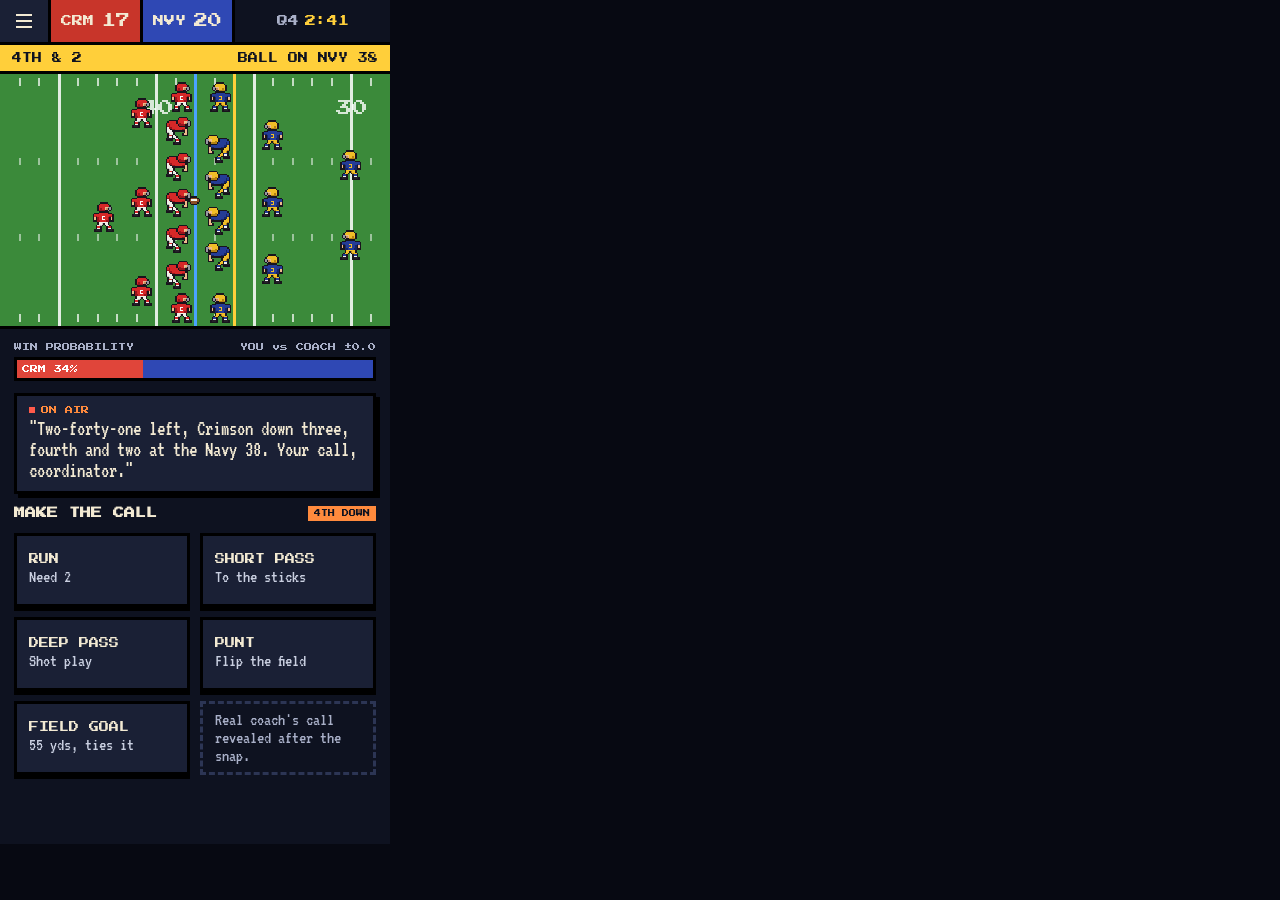
<file: Mobile.html>
<!doctype html>
<html lang="en">
<head>
<meta charset="utf-8">
<meta name="viewport" content="width=device-width, initial-scale=1">
<title>Phone pre-snap</title>
<link rel="stylesheet" href="https://fonts.googleapis.com/css2?family=Press+Start+2P&amp;family=VT323&amp;display=swap">
<style>
body{margin:0}
a{color:#ffcf3a}a:hover{color:#fff1b8}
</style>
<style>html,body{background:#070912}</style>
</head>
<body>
<div style="width: 390px; height: 844px; background: #0e1220; color: #f3ead3; font-family: 'VT323', monospace; display: flex; flex-direction: column; overflow: hidden">
  <div style="display: flex; align-items: stretch; font-family: 'Press Start 2P', monospace; font-size: 11px; border-bottom: 3px solid #000">
    <a href="Main.html" aria-label="Menu" style="width: 48px; display: flex; align-items: center; justify-content: center; background: #1a2035; border-right: 3px solid #000">
      <svg width="16" height="14" viewBox="0 0 16 14" aria-hidden="true" style="shape-rendering: crispEdges"><path d="M0 1h16M0 7h16M0 13h16" stroke="#f3ead3" stroke-width="2"></path></svg>
    </a>
    <span style="display: flex; align-items: center; gap: 8px; padding: 14px 10px; background: #c8352a; border-right: 3px solid #000">CRM <span style="font-size: 14px">17</span></span>
    <span style="display: flex; align-items: center; gap: 8px; padding: 14px 10px; background: #2f48b4; border-right: 3px solid #000">NVY <span style="font-size: 14px">20</span></span>
    <span style="flex: 1; display: flex; align-items: center; justify-content: center; gap: 6px; color: #ffcf3a"><span style="color: #a9b0c8">Q4</span>2:41</span>
  </div>
  <div style="display: flex; align-items: center; justify-content: space-between; padding: 8px 12px; background: #ffcf3a; color: #0e1220; font-family: 'Press Start 2P', monospace; font-size: 10px; border-bottom: 3px solid #000">
    <span>4TH &amp; 2</span><span>BALL ON NVY 38</span>
  </div>

  <div style="position: relative; height: 252px; background: #3b8a3a; border-bottom: 3px solid #000; overflow: hidden">
    
      <div style="position: absolute; left: 19px; top: 4px; width: 2px; height: 8px; background: rgba(255,255,255,0.7)"></div>
      <div style="position: absolute; left: 19px; top: 84px; width: 2px; height: 7px; background: rgba(255,255,255,0.5)"></div>
      <div style="position: absolute; left: 19px; top: 160px; width: 2px; height: 7px; background: rgba(255,255,255,0.5)"></div>
      <div style="position: absolute; left: 19px; bottom: 4px; width: 2px; height: 8px; background: rgba(255,255,255,0.7)"></div>
    
      <div style="position: absolute; left: 38px; top: 4px; width: 2px; height: 8px; background: rgba(255,255,255,0.7)"></div>
      <div style="position: absolute; left: 38px; top: 84px; width: 2px; height: 7px; background: rgba(255,255,255,0.5)"></div>
      <div style="position: absolute; left: 38px; top: 160px; width: 2px; height: 7px; background: rgba(255,255,255,0.5)"></div>
      <div style="position: absolute; left: 38px; bottom: 4px; width: 2px; height: 8px; background: rgba(255,255,255,0.7)"></div>
    
      <div style="position: absolute; left: 77px; top: 4px; width: 2px; height: 8px; background: rgba(255,255,255,0.7)"></div>
      <div style="position: absolute; left: 77px; top: 84px; width: 2px; height: 7px; background: rgba(255,255,255,0.5)"></div>
      <div style="position: absolute; left: 77px; top: 160px; width: 2px; height: 7px; background: rgba(255,255,255,0.5)"></div>
      <div style="position: absolute; left: 77px; bottom: 4px; width: 2px; height: 8px; background: rgba(255,255,255,0.7)"></div>
    
      <div style="position: absolute; left: 97px; top: 4px; width: 2px; height: 8px; background: rgba(255,255,255,0.7)"></div>
      <div style="position: absolute; left: 97px; top: 84px; width: 2px; height: 7px; background: rgba(255,255,255,0.5)"></div>
      <div style="position: absolute; left: 97px; top: 160px; width: 2px; height: 7px; background: rgba(255,255,255,0.5)"></div>
      <div style="position: absolute; left: 97px; bottom: 4px; width: 2px; height: 8px; background: rgba(255,255,255,0.7)"></div>
    
      <div style="position: absolute; left: 116px; top: 4px; width: 2px; height: 8px; background: rgba(255,255,255,0.7)"></div>
      <div style="position: absolute; left: 116px; top: 84px; width: 2px; height: 7px; background: rgba(255,255,255,0.5)"></div>
      <div style="position: absolute; left: 116px; top: 160px; width: 2px; height: 7px; background: rgba(255,255,255,0.5)"></div>
      <div style="position: absolute; left: 116px; bottom: 4px; width: 2px; height: 8px; background: rgba(255,255,255,0.7)"></div>
    
      <div style="position: absolute; left: 136px; top: 4px; width: 2px; height: 8px; background: rgba(255,255,255,0.7)"></div>
      <div style="position: absolute; left: 136px; top: 84px; width: 2px; height: 7px; background: rgba(255,255,255,0.5)"></div>
      <div style="position: absolute; left: 136px; top: 160px; width: 2px; height: 7px; background: rgba(255,255,255,0.5)"></div>
      <div style="position: absolute; left: 136px; bottom: 4px; width: 2px; height: 8px; background: rgba(255,255,255,0.7)"></div>
    
      <div style="position: absolute; left: 175px; top: 4px; width: 2px; height: 8px; background: rgba(255,255,255,0.7)"></div>
      <div style="position: absolute; left: 175px; top: 84px; width: 2px; height: 7px; background: rgba(255,255,255,0.5)"></div>
      <div style="position: absolute; left: 175px; top: 160px; width: 2px; height: 7px; background: rgba(255,255,255,0.5)"></div>
      <div style="position: absolute; left: 175px; bottom: 4px; width: 2px; height: 8px; background: rgba(255,255,255,0.7)"></div>
    
      <div style="position: absolute; left: 194px; top: 4px; width: 2px; height: 8px; background: rgba(255,255,255,0.7)"></div>
      <div style="position: absolute; left: 194px; top: 84px; width: 2px; height: 7px; background: rgba(255,255,255,0.5)"></div>
      <div style="position: absolute; left: 194px; top: 160px; width: 2px; height: 7px; background: rgba(255,255,255,0.5)"></div>
      <div style="position: absolute; left: 194px; bottom: 4px; width: 2px; height: 8px; background: rgba(255,255,255,0.7)"></div>
    
      <div style="position: absolute; left: 214px; top: 4px; width: 2px; height: 8px; background: rgba(255,255,255,0.7)"></div>
      <div style="position: absolute; left: 214px; top: 84px; width: 2px; height: 7px; background: rgba(255,255,255,0.5)"></div>
      <div style="position: absolute; left: 214px; top: 160px; width: 2px; height: 7px; background: rgba(255,255,255,0.5)"></div>
      <div style="position: absolute; left: 214px; bottom: 4px; width: 2px; height: 8px; background: rgba(255,255,255,0.7)"></div>
    
      <div style="position: absolute; left: 233px; top: 4px; width: 2px; height: 8px; background: rgba(255,255,255,0.7)"></div>
      <div style="position: absolute; left: 233px; top: 84px; width: 2px; height: 7px; background: rgba(255,255,255,0.5)"></div>
      <div style="position: absolute; left: 233px; top: 160px; width: 2px; height: 7px; background: rgba(255,255,255,0.5)"></div>
      <div style="position: absolute; left: 233px; bottom: 4px; width: 2px; height: 8px; background: rgba(255,255,255,0.7)"></div>
    
      <div style="position: absolute; left: 272px; top: 4px; width: 2px; height: 8px; background: rgba(255,255,255,0.7)"></div>
      <div style="position: absolute; left: 272px; top: 84px; width: 2px; height: 7px; background: rgba(255,255,255,0.5)"></div>
      <div style="position: absolute; left: 272px; top: 160px; width: 2px; height: 7px; background: rgba(255,255,255,0.5)"></div>
      <div style="position: absolute; left: 272px; bottom: 4px; width: 2px; height: 8px; background: rgba(255,255,255,0.7)"></div>
    
      <div style="position: absolute; left: 292px; top: 4px; width: 2px; height: 8px; background: rgba(255,255,255,0.7)"></div>
      <div style="position: absolute; left: 292px; top: 84px; width: 2px; height: 7px; background: rgba(255,255,255,0.5)"></div>
      <div style="position: absolute; left: 292px; top: 160px; width: 2px; height: 7px; background: rgba(255,255,255,0.5)"></div>
      <div style="position: absolute; left: 292px; bottom: 4px; width: 2px; height: 8px; background: rgba(255,255,255,0.7)"></div>
    
      <div style="position: absolute; left: 311px; top: 4px; width: 2px; height: 8px; background: rgba(255,255,255,0.7)"></div>
      <div style="position: absolute; left: 311px; top: 84px; width: 2px; height: 7px; background: rgba(255,255,255,0.5)"></div>
      <div style="position: absolute; left: 311px; top: 160px; width: 2px; height: 7px; background: rgba(255,255,255,0.5)"></div>
      <div style="position: absolute; left: 311px; bottom: 4px; width: 2px; height: 8px; background: rgba(255,255,255,0.7)"></div>
    
      <div style="position: absolute; left: 331px; top: 4px; width: 2px; height: 8px; background: rgba(255,255,255,0.7)"></div>
      <div style="position: absolute; left: 331px; top: 84px; width: 2px; height: 7px; background: rgba(255,255,255,0.5)"></div>
      <div style="position: absolute; left: 331px; top: 160px; width: 2px; height: 7px; background: rgba(255,255,255,0.5)"></div>
      <div style="position: absolute; left: 331px; bottom: 4px; width: 2px; height: 8px; background: rgba(255,255,255,0.7)"></div>
    
      <div style="position: absolute; left: 370px; top: 4px; width: 2px; height: 8px; background: rgba(255,255,255,0.7)"></div>
      <div style="position: absolute; left: 370px; top: 84px; width: 2px; height: 7px; background: rgba(255,255,255,0.5)"></div>
      <div style="position: absolute; left: 370px; top: 160px; width: 2px; height: 7px; background: rgba(255,255,255,0.5)"></div>
      <div style="position: absolute; left: 370px; bottom: 4px; width: 2px; height: 8px; background: rgba(255,255,255,0.7)"></div>
    
    
      <div style="position: absolute; top: 0; bottom: 0; left: 58px; width: 3px; background: rgba(255,255,255,0.85)"></div>
    
      <div style="position: absolute; top: 0; bottom: 0; left: 155px; width: 3px; background: rgba(255,255,255,0.85)"></div>
    
      <div style="position: absolute; top: 0; bottom: 0; left: 253px; width: 3px; background: rgba(255,255,255,0.85)"></div>
    
      <div style="position: absolute; top: 0; bottom: 0; left: 350px; width: 3px; background: rgba(255,255,255,0.85)"></div>
    
    <div aria-hidden="true" style="position: absolute; left: 136px; top: 26px; width: 44px; text-align: center; font-family: 'Press Start 2P', monospace; font-size: 16px; color: rgba(255,255,255,0.8)">40</div>
    <div aria-hidden="true" style="position: absolute; left: 330px; top: 26px; width: 44px; text-align: center; font-family: 'Press Start 2P', monospace; font-size: 16px; color: rgba(255,255,255,0.8)">30</div>
    <div style="position: absolute; top: 0; bottom: 0; left: 194px; width: 3px; background: #4aa3ff"></div>
    <div style="position: absolute; top: 0; bottom: 0; left: 233px; width: 3px; background: #ffcf3a"></div>
    
      <img src="sprites/crimson_stance.png" alt="" style="position: absolute; left: 164px; top: 35px; width: 30px; height: 36px; image-rendering: pixelated; transform: none">
    
      <img src="sprites/crimson_stance.png" alt="" style="position: absolute; left: 164px; top: 71px; width: 30px; height: 36px; image-rendering: pixelated; transform: none">
    
      <img src="sprites/crimson_stance.png" alt="" style="position: absolute; left: 164px; top: 107px; width: 30px; height: 36px; image-rendering: pixelated; transform: none">
    
      <img src="sprites/crimson_stance.png" alt="" style="position: absolute; left: 164px; top: 143px; width: 30px; height: 36px; image-rendering: pixelated; transform: none">
    
      <img src="sprites/crimson_stance.png" alt="" style="position: absolute; left: 164px; top: 179px; width: 30px; height: 36px; image-rendering: pixelated; transform: none">
    
      <img src="sprites/crimson_ready.png" alt="" style="position: absolute; left: 126px; top: 107px; width: 30px; height: 36px; image-rendering: pixelated; transform: none">
    
      <img src="sprites/crimson_ready.png" alt="" style="position: absolute; left: 88px; top: 122px; width: 30px; height: 36px; image-rendering: pixelated; transform: none">
    
      <img src="sprites/crimson_ready.png" alt="" style="position: absolute; left: 166px; top: 2px; width: 30px; height: 36px; image-rendering: pixelated; transform: none">
    
      <img src="sprites/crimson_ready.png" alt="" style="position: absolute; left: 166px; top: 213px; width: 30px; height: 36px; image-rendering: pixelated; transform: none">
    
      <img src="sprites/crimson_ready.png" alt="" style="position: absolute; left: 126px; top: 196px; width: 30px; height: 36px; image-rendering: pixelated; transform: none">
    
      <img src="sprites/crimson_ready.png" alt="" style="position: absolute; left: 126px; top: 18px; width: 30px; height: 36px; image-rendering: pixelated; transform: none">
    
      <img src="sprites/navy_stance.png" alt="" style="position: absolute; left: 202px; top: 53px; width: 30px; height: 36px; image-rendering: pixelated; transform: scaleX(-1)">
    
      <img src="sprites/navy_stance.png" alt="" style="position: absolute; left: 202px; top: 89px; width: 30px; height: 36px; image-rendering: pixelated; transform: scaleX(-1)">
    
      <img src="sprites/navy_stance.png" alt="" style="position: absolute; left: 202px; top: 125px; width: 30px; height: 36px; image-rendering: pixelated; transform: scaleX(-1)">
    
      <img src="sprites/navy_stance.png" alt="" style="position: absolute; left: 202px; top: 161px; width: 30px; height: 36px; image-rendering: pixelated; transform: scaleX(-1)">
    
      <img src="sprites/navy_ready.png" alt="" style="position: absolute; left: 258px; top: 40px; width: 30px; height: 36px; image-rendering: pixelated; transform: scaleX(-1)">
    
      <img src="sprites/navy_ready.png" alt="" style="position: absolute; left: 258px; top: 107px; width: 30px; height: 36px; image-rendering: pixelated; transform: scaleX(-1)">
    
      <img src="sprites/navy_ready.png" alt="" style="position: absolute; left: 258px; top: 174px; width: 30px; height: 36px; image-rendering: pixelated; transform: scaleX(-1)">
    
      <img src="sprites/navy_ready.png" alt="" style="position: absolute; left: 206px; top: 2px; width: 30px; height: 36px; image-rendering: pixelated; transform: scaleX(-1)">
    
      <img src="sprites/navy_ready.png" alt="" style="position: absolute; left: 206px; top: 213px; width: 30px; height: 36px; image-rendering: pixelated; transform: scaleX(-1)">
    
      <img src="sprites/navy_ready.png" alt="" style="position: absolute; left: 336px; top: 70px; width: 30px; height: 36px; image-rendering: pixelated; transform: scaleX(-1)">
    
      <img src="sprites/navy_ready.png" alt="" style="position: absolute; left: 336px; top: 150px; width: 30px; height: 36px; image-rendering: pixelated; transform: scaleX(-1)">
    
    <img src="sprites/ball.png" alt="Football at the line of scrimmage" style="position: absolute; left: 188px; top: 122px; width: 12px; height: 9px; image-rendering: pixelated">
  </div>

  <div style="display: flex; flex-direction: column; gap: 12px; padding: 14px 14px 18px; flex: 1">
    <div style="display: flex; flex-direction: column; gap: 6px">
      <div style="display: flex; justify-content: space-between; font-family: 'Press Start 2P', monospace; font-size: 8px; color: #a9b0c8"><span>WIN PROBABILITY</span><span>YOU vs COACH ±0.0</span></div>
      <div style="display: flex; height: 18px; border: 3px solid #000; font-family: 'Press Start 2P', monospace; font-size: 8px; color: #fff">
        <div style="width: 34%; background: #e0453a; display: flex; align-items: center; padding-left: 5px">CRM 34%</div>
        <div style="flex: 1; background: #2f48b4"></div>
      </div>
    </div>

    <div style="background: #1a2035; border: 3px solid #000; box-shadow: 4px 4px 0 #000; padding: 10px 12px; display: flex; flex-direction: column; gap: 4px">
      <div style="display: flex; align-items: center; gap: 6px; font-family: 'Press Start 2P', monospace; font-size: 8px; color: #ff8a3d"><span style="width: 6px; height: 6px; background: #ff5a4a"></span>ON AIR</div>
      <p style="margin: 0; font-size: 21px; line-height: 1">"Two-forty-one left, Crimson down three, fourth and two at the Navy 38. Your call, coordinator."</p>
    </div>

    <div style="display: flex; align-items: center; justify-content: space-between">
      <h2 style="margin: 0; font-family: 'Press Start 2P', monospace; font-size: 11px">MAKE THE CALL</h2>
      <span style="font-family: 'Press Start 2P', monospace; font-size: 7px; padding: 4px 6px; background: #ff8a3d; color: #0e1220">4TH DOWN</span>
    </div>
    <div style="display: grid; grid-template-columns: repeat(2, minmax(0, 1fr)); gap: 10px">
      
        <a href="PlayResult.html" style="min-height: 56px; display: flex; flex-direction: column; justify-content: center; gap: 4px; padding: 6px 12px; background: #1a2035; color: #f3ead3; border: 3px solid #000; box-shadow: 0 4px 0 #000; text-decoration: none">
          <span style="font-family: 'Press Start 2P', monospace; font-size: 10px">RUN</span>
          <span style="font-size: 18px; line-height: 1; color: #c9cfe0">Need 2</span>
        </a>
      
        <a href="PlayResult.html" style="min-height: 56px; display: flex; flex-direction: column; justify-content: center; gap: 4px; padding: 6px 12px; background: #1a2035; color: #f3ead3; border: 3px solid #000; box-shadow: 0 4px 0 #000; text-decoration: none">
          <span style="font-family: 'Press Start 2P', monospace; font-size: 10px">SHORT PASS</span>
          <span style="font-size: 18px; line-height: 1; color: #c9cfe0">To the sticks</span>
        </a>
      
        <a href="PlayResult.html" style="min-height: 56px; display: flex; flex-direction: column; justify-content: center; gap: 4px; padding: 6px 12px; background: #1a2035; color: #f3ead3; border: 3px solid #000; box-shadow: 0 4px 0 #000; text-decoration: none">
          <span style="font-family: 'Press Start 2P', monospace; font-size: 10px">DEEP PASS</span>
          <span style="font-size: 18px; line-height: 1; color: #c9cfe0">Shot play</span>
        </a>
      
        <a href="PlayResult.html" style="min-height: 56px; display: flex; flex-direction: column; justify-content: center; gap: 4px; padding: 6px 12px; background: #1a2035; color: #f3ead3; border: 3px solid #000; box-shadow: 0 4px 0 #000; text-decoration: none">
          <span style="font-family: 'Press Start 2P', monospace; font-size: 10px">PUNT</span>
          <span style="font-size: 18px; line-height: 1; color: #c9cfe0">Flip the field</span>
        </a>
      
        <a href="PlayResult.html" style="min-height: 56px; display: flex; flex-direction: column; justify-content: center; gap: 4px; padding: 6px 12px; background: #1a2035; color: #f3ead3; border: 3px solid #000; box-shadow: 0 4px 0 #000; text-decoration: none">
          <span style="font-family: 'Press Start 2P', monospace; font-size: 10px">FIELD GOAL</span>
          <span style="font-size: 18px; line-height: 1; color: #c9cfe0">55 yds, ties it</span>
        </a>
      
      <div style="min-height: 56px; display: flex; align-items: center; padding: 6px 12px; border: 3px dashed #2c3554; color: #a9b0c8; font-size: 18px; line-height: 1">Real coach's call revealed after the snap.</div>
    </div>
  </div>
</div>
</body>
</html>
</file>
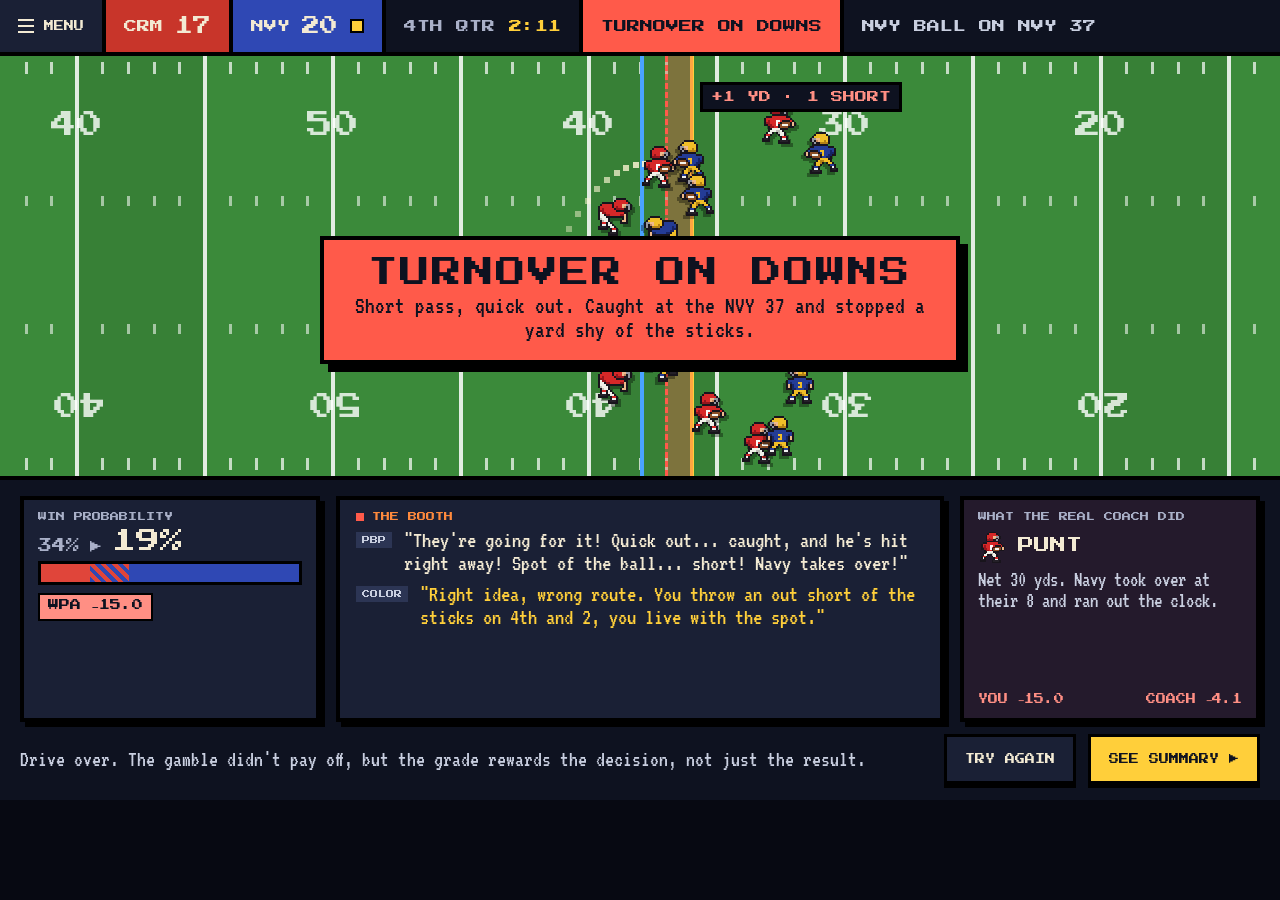
<file: PlayFail.html>
<!doctype html>
<html lang="en">
<head>
<meta charset="utf-8">
<meta name="viewport" content="width=device-width, initial-scale=1">
<title>Play result, failed 4th down</title>
<link rel="stylesheet" href="https://fonts.googleapis.com/css2?family=Press+Start+2P&amp;family=VT323&amp;display=swap">
<style>
body{margin:0}
a{color:#ffcf3a}a:hover{color:#fff1b8}
</style>
<style>html,body{background:#070912}</style>
</head>
<body>
<div style="width: 1280px; height: 800px; background: #0e1220; color: #f3ead3; font-family: 'VT323', monospace; display: flex; flex-direction: column; overflow: hidden">

  <div style="height: 56px; box-sizing: border-box; display: flex; align-items: stretch; border-bottom: 4px solid #000; font-family: 'Press Start 2P', monospace; font-size: 13px">
    <a href="Main.html" aria-label="Back to menu" style="display: flex; align-items: center; gap: 10px; padding: 0 18px; background: #1a2035; color: #f3ead3; text-decoration: none; border-right: 4px solid #000; font-size: 10px">
      <svg width="16" height="14" viewBox="0 0 16 14" aria-hidden="true" style="shape-rendering: crispEdges"><path d="M0 1h16M0 7h16M0 13h16" stroke="#f3ead3" stroke-width="2"></path></svg>MENU
    </a>
    <div style="display: flex; align-items: center; gap: 12px; padding: 0 18px; background: #c8352a; border-right: 4px solid #000"><span>CRM</span><span style="font-size: 18px">17</span></div>
    <div style="display: flex; align-items: center; gap: 12px; padding: 0 18px; background: #2f48b4; border-right: 4px solid #000"><span>NVY</span><span style="font-size: 18px">20</span><span style="width: 10px; height: 10px; background: #ffcf3a; border: 2px solid #000" title="Navy ball"></span></div>
    <div style="display: flex; align-items: center; gap: 14px; padding: 0 18px; border-right: 4px solid #000"><span style="color: #a9b0c8">4TH QTR</span><span style="color: #ffcf3a">2:11</span></div>
    <div style="display: flex; align-items: center; padding: 0 18px; background: #ff5a4a; color: #0e1220; border-right: 4px solid #000">TURNOVER ON DOWNS</div>
    <div style="display: flex; align-items: center; padding: 0 18px; color: #c9cfe0">NVY BALL ON NVY 37</div>
  </div>

  <div style="position: relative; height: 420px; background: #3b8a3a; border-bottom: 4px solid #000; overflow: hidden">
    
      <div style="position: absolute; top: 0; bottom: 0; left: 77px; width: 128px; background: rgba(0,0,0,0.07)"></div>
    
      <div style="position: absolute; top: 0; bottom: 0; left: 589px; width: 128px; background: rgba(0,0,0,0.07)"></div>
    
      <div style="position: absolute; top: 0; bottom: 0; left: 1101px; width: 128px; background: rgba(0,0,0,0.07)"></div>
    
    
      <div style="position: absolute; left: 25px; top: 6px; width: 3px; height: 12px; background: rgba(255,255,255,0.7)"></div>
      <div style="position: absolute; left: 25px; top: 140px; width: 3px; height: 10px; background: rgba(255,255,255,0.55)"></div>
      <div style="position: absolute; left: 25px; top: 268px; width: 3px; height: 10px; background: rgba(255,255,255,0.55)"></div>
      <div style="position: absolute; left: 25px; bottom: 6px; width: 3px; height: 12px; background: rgba(255,255,255,0.7)"></div>
    
      <div style="position: absolute; left: 50px; top: 6px; width: 3px; height: 12px; background: rgba(255,255,255,0.7)"></div>
      <div style="position: absolute; left: 50px; top: 140px; width: 3px; height: 10px; background: rgba(255,255,255,0.55)"></div>
      <div style="position: absolute; left: 50px; top: 268px; width: 3px; height: 10px; background: rgba(255,255,255,0.55)"></div>
      <div style="position: absolute; left: 50px; bottom: 6px; width: 3px; height: 12px; background: rgba(255,255,255,0.7)"></div>
    
      <div style="position: absolute; left: 101px; top: 6px; width: 3px; height: 12px; background: rgba(255,255,255,0.7)"></div>
      <div style="position: absolute; left: 101px; top: 140px; width: 3px; height: 10px; background: rgba(255,255,255,0.55)"></div>
      <div style="position: absolute; left: 101px; top: 268px; width: 3px; height: 10px; background: rgba(255,255,255,0.55)"></div>
      <div style="position: absolute; left: 101px; bottom: 6px; width: 3px; height: 12px; background: rgba(255,255,255,0.7)"></div>
    
      <div style="position: absolute; left: 127px; top: 6px; width: 3px; height: 12px; background: rgba(255,255,255,0.7)"></div>
      <div style="position: absolute; left: 127px; top: 140px; width: 3px; height: 10px; background: rgba(255,255,255,0.55)"></div>
      <div style="position: absolute; left: 127px; top: 268px; width: 3px; height: 10px; background: rgba(255,255,255,0.55)"></div>
      <div style="position: absolute; left: 127px; bottom: 6px; width: 3px; height: 12px; background: rgba(255,255,255,0.7)"></div>
    
      <div style="position: absolute; left: 153px; top: 6px; width: 3px; height: 12px; background: rgba(255,255,255,0.7)"></div>
      <div style="position: absolute; left: 153px; top: 140px; width: 3px; height: 10px; background: rgba(255,255,255,0.55)"></div>
      <div style="position: absolute; left: 153px; top: 268px; width: 3px; height: 10px; background: rgba(255,255,255,0.55)"></div>
      <div style="position: absolute; left: 153px; bottom: 6px; width: 3px; height: 12px; background: rgba(255,255,255,0.7)"></div>
    
      <div style="position: absolute; left: 178px; top: 6px; width: 3px; height: 12px; background: rgba(255,255,255,0.7)"></div>
      <div style="position: absolute; left: 178px; top: 140px; width: 3px; height: 10px; background: rgba(255,255,255,0.55)"></div>
      <div style="position: absolute; left: 178px; top: 268px; width: 3px; height: 10px; background: rgba(255,255,255,0.55)"></div>
      <div style="position: absolute; left: 178px; bottom: 6px; width: 3px; height: 12px; background: rgba(255,255,255,0.7)"></div>
    
      <div style="position: absolute; left: 229px; top: 6px; width: 3px; height: 12px; background: rgba(255,255,255,0.7)"></div>
      <div style="position: absolute; left: 229px; top: 140px; width: 3px; height: 10px; background: rgba(255,255,255,0.55)"></div>
      <div style="position: absolute; left: 229px; top: 268px; width: 3px; height: 10px; background: rgba(255,255,255,0.55)"></div>
      <div style="position: absolute; left: 229px; bottom: 6px; width: 3px; height: 12px; background: rgba(255,255,255,0.7)"></div>
    
      <div style="position: absolute; left: 255px; top: 6px; width: 3px; height: 12px; background: rgba(255,255,255,0.7)"></div>
      <div style="position: absolute; left: 255px; top: 140px; width: 3px; height: 10px; background: rgba(255,255,255,0.55)"></div>
      <div style="position: absolute; left: 255px; top: 268px; width: 3px; height: 10px; background: rgba(255,255,255,0.55)"></div>
      <div style="position: absolute; left: 255px; bottom: 6px; width: 3px; height: 12px; background: rgba(255,255,255,0.7)"></div>
    
      <div style="position: absolute; left: 281px; top: 6px; width: 3px; height: 12px; background: rgba(255,255,255,0.7)"></div>
      <div style="position: absolute; left: 281px; top: 140px; width: 3px; height: 10px; background: rgba(255,255,255,0.55)"></div>
      <div style="position: absolute; left: 281px; top: 268px; width: 3px; height: 10px; background: rgba(255,255,255,0.55)"></div>
      <div style="position: absolute; left: 281px; bottom: 6px; width: 3px; height: 12px; background: rgba(255,255,255,0.7)"></div>
    
      <div style="position: absolute; left: 306px; top: 6px; width: 3px; height: 12px; background: rgba(255,255,255,0.7)"></div>
      <div style="position: absolute; left: 306px; top: 140px; width: 3px; height: 10px; background: rgba(255,255,255,0.55)"></div>
      <div style="position: absolute; left: 306px; top: 268px; width: 3px; height: 10px; background: rgba(255,255,255,0.55)"></div>
      <div style="position: absolute; left: 306px; bottom: 6px; width: 3px; height: 12px; background: rgba(255,255,255,0.7)"></div>
    
      <div style="position: absolute; left: 357px; top: 6px; width: 3px; height: 12px; background: rgba(255,255,255,0.7)"></div>
      <div style="position: absolute; left: 357px; top: 140px; width: 3px; height: 10px; background: rgba(255,255,255,0.55)"></div>
      <div style="position: absolute; left: 357px; top: 268px; width: 3px; height: 10px; background: rgba(255,255,255,0.55)"></div>
      <div style="position: absolute; left: 357px; bottom: 6px; width: 3px; height: 12px; background: rgba(255,255,255,0.7)"></div>
    
      <div style="position: absolute; left: 383px; top: 6px; width: 3px; height: 12px; background: rgba(255,255,255,0.7)"></div>
      <div style="position: absolute; left: 383px; top: 140px; width: 3px; height: 10px; background: rgba(255,255,255,0.55)"></div>
      <div style="position: absolute; left: 383px; top: 268px; width: 3px; height: 10px; background: rgba(255,255,255,0.55)"></div>
      <div style="position: absolute; left: 383px; bottom: 6px; width: 3px; height: 12px; background: rgba(255,255,255,0.7)"></div>
    
      <div style="position: absolute; left: 409px; top: 6px; width: 3px; height: 12px; background: rgba(255,255,255,0.7)"></div>
      <div style="position: absolute; left: 409px; top: 140px; width: 3px; height: 10px; background: rgba(255,255,255,0.55)"></div>
      <div style="position: absolute; left: 409px; top: 268px; width: 3px; height: 10px; background: rgba(255,255,255,0.55)"></div>
      <div style="position: absolute; left: 409px; bottom: 6px; width: 3px; height: 12px; background: rgba(255,255,255,0.7)"></div>
    
      <div style="position: absolute; left: 434px; top: 6px; width: 3px; height: 12px; background: rgba(255,255,255,0.7)"></div>
      <div style="position: absolute; left: 434px; top: 140px; width: 3px; height: 10px; background: rgba(255,255,255,0.55)"></div>
      <div style="position: absolute; left: 434px; top: 268px; width: 3px; height: 10px; background: rgba(255,255,255,0.55)"></div>
      <div style="position: absolute; left: 434px; bottom: 6px; width: 3px; height: 12px; background: rgba(255,255,255,0.7)"></div>
    
      <div style="position: absolute; left: 485px; top: 6px; width: 3px; height: 12px; background: rgba(255,255,255,0.7)"></div>
      <div style="position: absolute; left: 485px; top: 140px; width: 3px; height: 10px; background: rgba(255,255,255,0.55)"></div>
      <div style="position: absolute; left: 485px; top: 268px; width: 3px; height: 10px; background: rgba(255,255,255,0.55)"></div>
      <div style="position: absolute; left: 485px; bottom: 6px; width: 3px; height: 12px; background: rgba(255,255,255,0.7)"></div>
    
      <div style="position: absolute; left: 511px; top: 6px; width: 3px; height: 12px; background: rgba(255,255,255,0.7)"></div>
      <div style="position: absolute; left: 511px; top: 140px; width: 3px; height: 10px; background: rgba(255,255,255,0.55)"></div>
      <div style="position: absolute; left: 511px; top: 268px; width: 3px; height: 10px; background: rgba(255,255,255,0.55)"></div>
      <div style="position: absolute; left: 511px; bottom: 6px; width: 3px; height: 12px; background: rgba(255,255,255,0.7)"></div>
    
      <div style="position: absolute; left: 537px; top: 6px; width: 3px; height: 12px; background: rgba(255,255,255,0.7)"></div>
      <div style="position: absolute; left: 537px; top: 140px; width: 3px; height: 10px; background: rgba(255,255,255,0.55)"></div>
      <div style="position: absolute; left: 537px; top: 268px; width: 3px; height: 10px; background: rgba(255,255,255,0.55)"></div>
      <div style="position: absolute; left: 537px; bottom: 6px; width: 3px; height: 12px; background: rgba(255,255,255,0.7)"></div>
    
      <div style="position: absolute; left: 562px; top: 6px; width: 3px; height: 12px; background: rgba(255,255,255,0.7)"></div>
      <div style="position: absolute; left: 562px; top: 140px; width: 3px; height: 10px; background: rgba(255,255,255,0.55)"></div>
      <div style="position: absolute; left: 562px; top: 268px; width: 3px; height: 10px; background: rgba(255,255,255,0.55)"></div>
      <div style="position: absolute; left: 562px; bottom: 6px; width: 3px; height: 12px; background: rgba(255,255,255,0.7)"></div>
    
      <div style="position: absolute; left: 613px; top: 6px; width: 3px; height: 12px; background: rgba(255,255,255,0.7)"></div>
      <div style="position: absolute; left: 613px; top: 140px; width: 3px; height: 10px; background: rgba(255,255,255,0.55)"></div>
      <div style="position: absolute; left: 613px; top: 268px; width: 3px; height: 10px; background: rgba(255,255,255,0.55)"></div>
      <div style="position: absolute; left: 613px; bottom: 6px; width: 3px; height: 12px; background: rgba(255,255,255,0.7)"></div>
    
      <div style="position: absolute; left: 639px; top: 6px; width: 3px; height: 12px; background: rgba(255,255,255,0.7)"></div>
      <div style="position: absolute; left: 639px; top: 140px; width: 3px; height: 10px; background: rgba(255,255,255,0.55)"></div>
      <div style="position: absolute; left: 639px; top: 268px; width: 3px; height: 10px; background: rgba(255,255,255,0.55)"></div>
      <div style="position: absolute; left: 639px; bottom: 6px; width: 3px; height: 12px; background: rgba(255,255,255,0.7)"></div>
    
      <div style="position: absolute; left: 665px; top: 6px; width: 3px; height: 12px; background: rgba(255,255,255,0.7)"></div>
      <div style="position: absolute; left: 665px; top: 140px; width: 3px; height: 10px; background: rgba(255,255,255,0.55)"></div>
      <div style="position: absolute; left: 665px; top: 268px; width: 3px; height: 10px; background: rgba(255,255,255,0.55)"></div>
      <div style="position: absolute; left: 665px; bottom: 6px; width: 3px; height: 12px; background: rgba(255,255,255,0.7)"></div>
    
      <div style="position: absolute; left: 690px; top: 6px; width: 3px; height: 12px; background: rgba(255,255,255,0.7)"></div>
      <div style="position: absolute; left: 690px; top: 140px; width: 3px; height: 10px; background: rgba(255,255,255,0.55)"></div>
      <div style="position: absolute; left: 690px; top: 268px; width: 3px; height: 10px; background: rgba(255,255,255,0.55)"></div>
      <div style="position: absolute; left: 690px; bottom: 6px; width: 3px; height: 12px; background: rgba(255,255,255,0.7)"></div>
    
      <div style="position: absolute; left: 741px; top: 6px; width: 3px; height: 12px; background: rgba(255,255,255,0.7)"></div>
      <div style="position: absolute; left: 741px; top: 140px; width: 3px; height: 10px; background: rgba(255,255,255,0.55)"></div>
      <div style="position: absolute; left: 741px; top: 268px; width: 3px; height: 10px; background: rgba(255,255,255,0.55)"></div>
      <div style="position: absolute; left: 741px; bottom: 6px; width: 3px; height: 12px; background: rgba(255,255,255,0.7)"></div>
    
      <div style="position: absolute; left: 767px; top: 6px; width: 3px; height: 12px; background: rgba(255,255,255,0.7)"></div>
      <div style="position: absolute; left: 767px; top: 140px; width: 3px; height: 10px; background: rgba(255,255,255,0.55)"></div>
      <div style="position: absolute; left: 767px; top: 268px; width: 3px; height: 10px; background: rgba(255,255,255,0.55)"></div>
      <div style="position: absolute; left: 767px; bottom: 6px; width: 3px; height: 12px; background: rgba(255,255,255,0.7)"></div>
    
      <div style="position: absolute; left: 793px; top: 6px; width: 3px; height: 12px; background: rgba(255,255,255,0.7)"></div>
      <div style="position: absolute; left: 793px; top: 140px; width: 3px; height: 10px; background: rgba(255,255,255,0.55)"></div>
      <div style="position: absolute; left: 793px; top: 268px; width: 3px; height: 10px; background: rgba(255,255,255,0.55)"></div>
      <div style="position: absolute; left: 793px; bottom: 6px; width: 3px; height: 12px; background: rgba(255,255,255,0.7)"></div>
    
      <div style="position: absolute; left: 818px; top: 6px; width: 3px; height: 12px; background: rgba(255,255,255,0.7)"></div>
      <div style="position: absolute; left: 818px; top: 140px; width: 3px; height: 10px; background: rgba(255,255,255,0.55)"></div>
      <div style="position: absolute; left: 818px; top: 268px; width: 3px; height: 10px; background: rgba(255,255,255,0.55)"></div>
      <div style="position: absolute; left: 818px; bottom: 6px; width: 3px; height: 12px; background: rgba(255,255,255,0.7)"></div>
    
      <div style="position: absolute; left: 869px; top: 6px; width: 3px; height: 12px; background: rgba(255,255,255,0.7)"></div>
      <div style="position: absolute; left: 869px; top: 140px; width: 3px; height: 10px; background: rgba(255,255,255,0.55)"></div>
      <div style="position: absolute; left: 869px; top: 268px; width: 3px; height: 10px; background: rgba(255,255,255,0.55)"></div>
      <div style="position: absolute; left: 869px; bottom: 6px; width: 3px; height: 12px; background: rgba(255,255,255,0.7)"></div>
    
      <div style="position: absolute; left: 895px; top: 6px; width: 3px; height: 12px; background: rgba(255,255,255,0.7)"></div>
      <div style="position: absolute; left: 895px; top: 140px; width: 3px; height: 10px; background: rgba(255,255,255,0.55)"></div>
      <div style="position: absolute; left: 895px; top: 268px; width: 3px; height: 10px; background: rgba(255,255,255,0.55)"></div>
      <div style="position: absolute; left: 895px; bottom: 6px; width: 3px; height: 12px; background: rgba(255,255,255,0.7)"></div>
    
      <div style="position: absolute; left: 921px; top: 6px; width: 3px; height: 12px; background: rgba(255,255,255,0.7)"></div>
      <div style="position: absolute; left: 921px; top: 140px; width: 3px; height: 10px; background: rgba(255,255,255,0.55)"></div>
      <div style="position: absolute; left: 921px; top: 268px; width: 3px; height: 10px; background: rgba(255,255,255,0.55)"></div>
      <div style="position: absolute; left: 921px; bottom: 6px; width: 3px; height: 12px; background: rgba(255,255,255,0.7)"></div>
    
      <div style="position: absolute; left: 946px; top: 6px; width: 3px; height: 12px; background: rgba(255,255,255,0.7)"></div>
      <div style="position: absolute; left: 946px; top: 140px; width: 3px; height: 10px; background: rgba(255,255,255,0.55)"></div>
      <div style="position: absolute; left: 946px; top: 268px; width: 3px; height: 10px; background: rgba(255,255,255,0.55)"></div>
      <div style="position: absolute; left: 946px; bottom: 6px; width: 3px; height: 12px; background: rgba(255,255,255,0.7)"></div>
    
      <div style="position: absolute; left: 997px; top: 6px; width: 3px; height: 12px; background: rgba(255,255,255,0.7)"></div>
      <div style="position: absolute; left: 997px; top: 140px; width: 3px; height: 10px; background: rgba(255,255,255,0.55)"></div>
      <div style="position: absolute; left: 997px; top: 268px; width: 3px; height: 10px; background: rgba(255,255,255,0.55)"></div>
      <div style="position: absolute; left: 997px; bottom: 6px; width: 3px; height: 12px; background: rgba(255,255,255,0.7)"></div>
    
      <div style="position: absolute; left: 1023px; top: 6px; width: 3px; height: 12px; background: rgba(255,255,255,0.7)"></div>
      <div style="position: absolute; left: 1023px; top: 140px; width: 3px; height: 10px; background: rgba(255,255,255,0.55)"></div>
      <div style="position: absolute; left: 1023px; top: 268px; width: 3px; height: 10px; background: rgba(255,255,255,0.55)"></div>
      <div style="position: absolute; left: 1023px; bottom: 6px; width: 3px; height: 12px; background: rgba(255,255,255,0.7)"></div>
    
      <div style="position: absolute; left: 1049px; top: 6px; width: 3px; height: 12px; background: rgba(255,255,255,0.7)"></div>
      <div style="position: absolute; left: 1049px; top: 140px; width: 3px; height: 10px; background: rgba(255,255,255,0.55)"></div>
      <div style="position: absolute; left: 1049px; top: 268px; width: 3px; height: 10px; background: rgba(255,255,255,0.55)"></div>
      <div style="position: absolute; left: 1049px; bottom: 6px; width: 3px; height: 12px; background: rgba(255,255,255,0.7)"></div>
    
      <div style="position: absolute; left: 1074px; top: 6px; width: 3px; height: 12px; background: rgba(255,255,255,0.7)"></div>
      <div style="position: absolute; left: 1074px; top: 140px; width: 3px; height: 10px; background: rgba(255,255,255,0.55)"></div>
      <div style="position: absolute; left: 1074px; top: 268px; width: 3px; height: 10px; background: rgba(255,255,255,0.55)"></div>
      <div style="position: absolute; left: 1074px; bottom: 6px; width: 3px; height: 12px; background: rgba(255,255,255,0.7)"></div>
    
      <div style="position: absolute; left: 1125px; top: 6px; width: 3px; height: 12px; background: rgba(255,255,255,0.7)"></div>
      <div style="position: absolute; left: 1125px; top: 140px; width: 3px; height: 10px; background: rgba(255,255,255,0.55)"></div>
      <div style="position: absolute; left: 1125px; top: 268px; width: 3px; height: 10px; background: rgba(255,255,255,0.55)"></div>
      <div style="position: absolute; left: 1125px; bottom: 6px; width: 3px; height: 12px; background: rgba(255,255,255,0.7)"></div>
    
      <div style="position: absolute; left: 1151px; top: 6px; width: 3px; height: 12px; background: rgba(255,255,255,0.7)"></div>
      <div style="position: absolute; left: 1151px; top: 140px; width: 3px; height: 10px; background: rgba(255,255,255,0.55)"></div>
      <div style="position: absolute; left: 1151px; top: 268px; width: 3px; height: 10px; background: rgba(255,255,255,0.55)"></div>
      <div style="position: absolute; left: 1151px; bottom: 6px; width: 3px; height: 12px; background: rgba(255,255,255,0.7)"></div>
    
      <div style="position: absolute; left: 1177px; top: 6px; width: 3px; height: 12px; background: rgba(255,255,255,0.7)"></div>
      <div style="position: absolute; left: 1177px; top: 140px; width: 3px; height: 10px; background: rgba(255,255,255,0.55)"></div>
      <div style="position: absolute; left: 1177px; top: 268px; width: 3px; height: 10px; background: rgba(255,255,255,0.55)"></div>
      <div style="position: absolute; left: 1177px; bottom: 6px; width: 3px; height: 12px; background: rgba(255,255,255,0.7)"></div>
    
      <div style="position: absolute; left: 1202px; top: 6px; width: 3px; height: 12px; background: rgba(255,255,255,0.7)"></div>
      <div style="position: absolute; left: 1202px; top: 140px; width: 3px; height: 10px; background: rgba(255,255,255,0.55)"></div>
      <div style="position: absolute; left: 1202px; top: 268px; width: 3px; height: 10px; background: rgba(255,255,255,0.55)"></div>
      <div style="position: absolute; left: 1202px; bottom: 6px; width: 3px; height: 12px; background: rgba(255,255,255,0.7)"></div>
    
      <div style="position: absolute; left: 1253px; top: 6px; width: 3px; height: 12px; background: rgba(255,255,255,0.7)"></div>
      <div style="position: absolute; left: 1253px; top: 140px; width: 3px; height: 10px; background: rgba(255,255,255,0.55)"></div>
      <div style="position: absolute; left: 1253px; top: 268px; width: 3px; height: 10px; background: rgba(255,255,255,0.55)"></div>
      <div style="position: absolute; left: 1253px; bottom: 6px; width: 3px; height: 12px; background: rgba(255,255,255,0.7)"></div>
    
    
      <div style="position: absolute; top: 0; bottom: 0; left: 75px; width: 4px; background: rgba(255,255,255,0.85)"></div>
    
      <div style="position: absolute; top: 0; bottom: 0; left: 203px; width: 4px; background: rgba(255,255,255,0.85)"></div>
    
      <div style="position: absolute; top: 0; bottom: 0; left: 331px; width: 4px; background: rgba(255,255,255,0.85)"></div>
    
      <div style="position: absolute; top: 0; bottom: 0; left: 459px; width: 4px; background: rgba(255,255,255,0.85)"></div>
    
      <div style="position: absolute; top: 0; bottom: 0; left: 587px; width: 4px; background: rgba(255,255,255,0.85)"></div>
    
      <div style="position: absolute; top: 0; bottom: 0; left: 715px; width: 4px; background: rgba(255,255,255,0.85)"></div>
    
      <div style="position: absolute; top: 0; bottom: 0; left: 843px; width: 4px; background: rgba(255,255,255,0.85)"></div>
    
      <div style="position: absolute; top: 0; bottom: 0; left: 971px; width: 4px; background: rgba(255,255,255,0.85)"></div>
    
      <div style="position: absolute; top: 0; bottom: 0; left: 1099px; width: 4px; background: rgba(255,255,255,0.85)"></div>
    
      <div style="position: absolute; top: 0; bottom: 0; left: 1227px; width: 4px; background: rgba(255,255,255,0.85)"></div>
    
    
      <div aria-hidden="true" style="position: absolute; left: 37px; top: 56px; width: 80px; text-align: center; font-family: 'Press Start 2P', monospace; font-size: 26px; color: rgba(255,255,255,0.8)">40</div>
      <div aria-hidden="true" style="position: absolute; left: 37px; top: 334px; width: 80px; text-align: center; font-family: 'Press Start 2P', monospace; font-size: 26px; color: rgba(255,255,255,0.8); transform: rotate(180deg)">40</div>
    
      <div aria-hidden="true" style="position: absolute; left: 293px; top: 56px; width: 80px; text-align: center; font-family: 'Press Start 2P', monospace; font-size: 26px; color: rgba(255,255,255,0.8)">50</div>
      <div aria-hidden="true" style="position: absolute; left: 293px; top: 334px; width: 80px; text-align: center; font-family: 'Press Start 2P', monospace; font-size: 26px; color: rgba(255,255,255,0.8); transform: rotate(180deg)">50</div>
    
      <div aria-hidden="true" style="position: absolute; left: 549px; top: 56px; width: 80px; text-align: center; font-family: 'Press Start 2P', monospace; font-size: 26px; color: rgba(255,255,255,0.8)">40</div>
      <div aria-hidden="true" style="position: absolute; left: 549px; top: 334px; width: 80px; text-align: center; font-family: 'Press Start 2P', monospace; font-size: 26px; color: rgba(255,255,255,0.8); transform: rotate(180deg)">40</div>
    
      <div aria-hidden="true" style="position: absolute; left: 805px; top: 56px; width: 80px; text-align: center; font-family: 'Press Start 2P', monospace; font-size: 26px; color: rgba(255,255,255,0.8)">30</div>
      <div aria-hidden="true" style="position: absolute; left: 805px; top: 334px; width: 80px; text-align: center; font-family: 'Press Start 2P', monospace; font-size: 26px; color: rgba(255,255,255,0.8); transform: rotate(180deg)">30</div>
    
      <div aria-hidden="true" style="position: absolute; left: 1061px; top: 56px; width: 80px; text-align: center; font-family: 'Press Start 2P', monospace; font-size: 26px; color: rgba(255,255,255,0.8)">20</div>
      <div aria-hidden="true" style="position: absolute; left: 1061px; top: 334px; width: 80px; text-align: center; font-family: 'Press Start 2P', monospace; font-size: 26px; color: rgba(255,255,255,0.8); transform: rotate(180deg)">20</div>
    

    <div style="position: absolute; top: 0; bottom: 0; left: 640px; width: 4px; background: #4aa3ff"></div>
    <div style="position: absolute; top: 0; bottom: 0; left: 690px; width: 4px; background: #ffcf3a"></div>
    <div style="position: absolute; top: 0; bottom: 0; left: 665px; width: 25px; background: rgba(255,90,74,0.35); border-left: 3px dashed #ff5a4a"></div>

    
      <div style="position: absolute; left: 566px; top: 170px; width: 6px; height: 6px; background: #fff7d6; opacity: 0.41"></div>
    
      <div style="position: absolute; left: 575px; top: 155px; width: 6px; height: 6px; background: #fff7d6; opacity: 0.47"></div>
    
      <div style="position: absolute; left: 585px; top: 142px; width: 6px; height: 6px; background: #fff7d6; opacity: 0.53"></div>
    
      <div style="position: absolute; left: 594px; top: 130px; width: 6px; height: 6px; background: #fff7d6; opacity: 0.59"></div>
    
      <div style="position: absolute; left: 604px; top: 121px; width: 6px; height: 6px; background: #fff7d6; opacity: 0.65"></div>
    
      <div style="position: absolute; left: 614px; top: 114px; width: 6px; height: 6px; background: #fff7d6; opacity: 0.71"></div>
    
      <div style="position: absolute; left: 623px; top: 109px; width: 6px; height: 6px; background: #fff7d6; opacity: 0.77"></div>
    
      <div style="position: absolute; left: 633px; top: 106px; width: 6px; height: 6px; background: #fff7d6; opacity: 0.83"></div>
    
      <div style="position: absolute; left: 642px; top: 105px; width: 6px; height: 6px; background: #fff7d6; opacity: 0.89"></div>
    
    
      <img src="sprites/crimson_stance.png" alt="" style="position: absolute; left: 596px; top: 132px; width: 40px; height: 48px; image-rendering: pixelated; transform: none; filter: drop-shadow(3px 3px 0 rgba(0,0,0,0.35))">
    
      <img src="sprites/crimson_stance.png" alt="" style="position: absolute; left: 600px; top: 174px; width: 40px; height: 48px; image-rendering: pixelated; transform: none; filter: drop-shadow(3px 3px 0 rgba(0,0,0,0.35))">
    
      <img src="sprites/crimson_stance.png" alt="" style="position: absolute; left: 604px; top: 216px; width: 40px; height: 48px; image-rendering: pixelated; transform: none; filter: drop-shadow(3px 3px 0 rgba(0,0,0,0.35))">
    
      <img src="sprites/crimson_stance.png" alt="" style="position: absolute; left: 600px; top: 258px; width: 40px; height: 48px; image-rendering: pixelated; transform: none; filter: drop-shadow(3px 3px 0 rgba(0,0,0,0.35))">
    
      <img src="sprites/crimson_stance.png" alt="" style="position: absolute; left: 596px; top: 300px; width: 40px; height: 48px; image-rendering: pixelated; transform: none; filter: drop-shadow(3px 3px 0 rgba(0,0,0,0.35))">
    
      <img src="sprites/crimson_run.png" alt="" style="position: absolute; left: 690px; top: 330px; width: 40px; height: 48px; image-rendering: pixelated; transform: none; filter: drop-shadow(3px 3px 0 rgba(0,0,0,0.35))">
    
      <img src="sprites/crimson_throw.png" alt="" style="position: absolute; left: 520px; top: 186px; width: 40px; height: 48px; image-rendering: pixelated; transform: none; filter: drop-shadow(3px 3px 0 rgba(0,0,0,0.35))">
    
      <img src="sprites/crimson_ready.png" alt="" style="position: absolute; left: 556px; top: 250px; width: 40px; height: 48px; image-rendering: pixelated; transform: none; filter: drop-shadow(3px 3px 0 rgba(0,0,0,0.35))">
    
      <img src="sprites/crimson_run.png" alt="" style="position: absolute; left: 640px; top: 84px; width: 40px; height: 48px; image-rendering: pixelated; transform: none; filter: drop-shadow(3px 3px 0 rgba(0,0,0,0.35))">
    
      <img src="sprites/crimson_run.png" alt="" style="position: absolute; left: 740px; top: 360px; width: 40px; height: 48px; image-rendering: pixelated; transform: none; filter: drop-shadow(3px 3px 0 rgba(0,0,0,0.35))">
    
      <img src="sprites/crimson_run.png" alt="" style="position: absolute; left: 760px; top: 40px; width: 40px; height: 48px; image-rendering: pixelated; transform: none; filter: drop-shadow(3px 3px 0 rgba(0,0,0,0.35))">
    
      <img src="sprites/navy_stance.png" alt="" style="position: absolute; left: 640px; top: 150px; width: 40px; height: 48px; image-rendering: pixelated; transform: scaleX(-1); filter: drop-shadow(3px 3px 0 rgba(0,0,0,0.35))">
    
      <img src="sprites/navy_stance.png" alt="" style="position: absolute; left: 646px; top: 194px; width: 40px; height: 48px; image-rendering: pixelated; transform: scaleX(-1); filter: drop-shadow(3px 3px 0 rgba(0,0,0,0.35))">
    
      <img src="sprites/navy_stance.png" alt="" style="position: absolute; left: 642px; top: 236px; width: 40px; height: 48px; image-rendering: pixelated; transform: scaleX(-1); filter: drop-shadow(3px 3px 0 rgba(0,0,0,0.35))">
    
      <img src="sprites/navy_stance.png" alt="" style="position: absolute; left: 640px; top: 278px; width: 40px; height: 48px; image-rendering: pixelated; transform: scaleX(-1); filter: drop-shadow(3px 3px 0 rgba(0,0,0,0.35))">
    
      <img src="sprites/navy_run.png" alt="" style="position: absolute; left: 668px; top: 78px; width: 40px; height: 48px; image-rendering: pixelated; transform: scaleX(-1); filter: drop-shadow(3px 3px 0 rgba(0,0,0,0.35))">
    
      <img src="sprites/navy_run.png" alt="" style="position: absolute; left: 676px; top: 112px; width: 40px; height: 48px; image-rendering: pixelated; transform: scaleX(-1); filter: drop-shadow(3px 3px 0 rgba(0,0,0,0.35))">
    
      <img src="sprites/navy_ready.png" alt="" style="position: absolute; left: 780px; top: 300px; width: 40px; height: 48px; image-rendering: pixelated; transform: scaleX(-1); filter: drop-shadow(3px 3px 0 rgba(0,0,0,0.35))">
    
      <img src="sprites/navy_celebrate.png" alt="" style="position: absolute; left: 720px; top: 230px; width: 40px; height: 48px; image-rendering: pixelated; transform: scaleX(-1); filter: drop-shadow(3px 3px 0 rgba(0,0,0,0.35))">
    
      <img src="sprites/navy_ready.png" alt="" style="position: absolute; left: 760px; top: 352px; width: 40px; height: 48px; image-rendering: pixelated; transform: scaleX(-1); filter: drop-shadow(3px 3px 0 rgba(0,0,0,0.35))">
    
      <img src="sprites/navy_run.png" alt="" style="position: absolute; left: 800px; top: 70px; width: 40px; height: 48px; image-rendering: pixelated; transform: scaleX(-1); filter: drop-shadow(3px 3px 0 rgba(0,0,0,0.35))">
    
      <img src="sprites/navy_celebrate.png" alt="" style="position: absolute; left: 900px; top: 200px; width: 40px; height: 48px; image-rendering: pixelated; transform: scaleX(-1); filter: drop-shadow(3px 3px 0 rgba(0,0,0,0.35))">
    

    <div style="position: absolute; left: 700px; top: 26px; padding: 6px 8px; background: #0e1220; color: #ff8f84; font-family: 'Press Start 2P', monospace; font-size: 12px; border: 3px solid #000">+1 YD · 1 SHORT</div>

    <div style="position: absolute; left: 50%; top: 180px; transform: translateX(-50%); padding: 18px 30px; background: #ff5a4a; color: #0e1220; border: 4px solid #000; box-shadow: 8px 8px 0 #000; text-align: center">
      <div style="font-family: 'Press Start 2P', monospace; font-size: 30px; letter-spacing: 2px">TURNOVER ON DOWNS</div>
      <div style="font-size: 24px; margin-top: 6px">Short pass, quick out. Caught at the NVY 37 and stopped a yard shy of the sticks.</div>
    </div>
  </div>

  <div style="flex: 1; display: flex; flex-direction: column; gap: 12px; padding: 16px 20px; box-sizing: border-box; min-height: 0">
    <div style="flex: 1; display: grid; grid-template-columns: 300px minmax(0, 1fr) 300px; gap: 16px; min-height: 0">

      <div style="background: #1a2035; border: 4px solid #000; box-shadow: 5px 5px 0 #000; padding: 12px 14px; display: flex; flex-direction: column; gap: 8px">
        <span style="font-family: 'Press Start 2P', monospace; font-size: 9px; color: #a9b0c8">WIN PROBABILITY</span>
        <div style="display: flex; align-items: baseline; gap: 10px; font-family: 'Press Start 2P', monospace">
          <span style="font-size: 14px; color: #a9b0c8">34%</span><span style="font-size: 12px; color: #a9b0c8">▶</span><span style="font-size: 24px; color: #f3ead3">19%</span>
        </div>
        <div style="position: relative; display: flex; height: 18px; border: 3px solid #000">
          <div style="width: 19%; background: #e0453a"></div>
          <div style="width: 15%; background: repeating-linear-gradient(45deg, #2f48b4 0 4px, #e0453a 4px 8px)"></div>
          <div style="flex: 1; background: #2f48b4"></div>
        </div>
        <span style="align-self: flex-start; font-family: 'Press Start 2P', monospace; font-size: 11px; padding: 5px 8px; background: #ff8f84; color: #0e1220; border: 2px solid #000">WPA −15.0</span>
      </div>

      <div style="background: #1a2035; border: 4px solid #000; box-shadow: 5px 5px 0 #000; padding: 12px 16px; display: flex; flex-direction: column; gap: 8px">
        <div style="display: flex; align-items: center; gap: 8px; font-family: 'Press Start 2P', monospace; font-size: 9px; color: #ff8a3d"><span style="width: 8px; height: 8px; background: #ff5a4a"></span>THE BOOTH</div>
        <div style="display: flex; gap: 12px; align-items: flex-start">
          <span style="flex: none; font-family: 'Press Start 2P', monospace; font-size: 8px; padding: 4px 6px; background: #2c3554; color: #c9cfe0; margin-top: 3px">PBP</span>
          <p style="margin: 0; font-size: 23px; line-height: 1">"They're going for it! Quick out... caught, and he's hit right away! Spot of the ball... short! Navy takes over!"</p>
        </div>
        <div style="display: flex; gap: 12px; align-items: flex-start">
          <span style="flex: none; font-family: 'Press Start 2P', monospace; font-size: 8px; padding: 4px 6px; background: #2c3554; color: #c9cfe0; margin-top: 3px">COLOR</span>
          <p style="margin: 0; font-size: 23px; line-height: 1; color: #ffcf3a">"Right idea, wrong route. You throw an out short of the sticks on 4th and 2, you live with the spot."</p>
        </div>
      </div>

      <div style="background: #241a2c; border: 4px solid #000; box-shadow: 5px 5px 0 #000; padding: 12px 14px; display: flex; flex-direction: column; gap: 6px">
        <span style="font-family: 'Press Start 2P', monospace; font-size: 9px; color: #a9b0c8">WHAT THE REAL COACH DID</span>
        <div style="display: flex; align-items: center; gap: 10px">
          <img src="sprites/crimson_run.png" alt="" style="width: 30px; height: 36px; image-rendering: pixelated">
          <span style="font-family: 'Press Start 2P', monospace; font-size: 16px; color: #f3ead3">PUNT</span>
        </div>
        <span style="font-size: 21px; line-height: 1; color: #c9cfe0">Net 30 yds. Navy took over at their 8 and ran out the clock.</span>
        <div style="margin-top: auto; display: flex; justify-content: space-between; font-family: 'Press Start 2P', monospace; font-size: 10px"><span style="color: #ff8f84">YOU −15.0</span><span style="color: #ff8f84">COACH −4.1</span></div>
      </div>
    </div>

    <div style="display: flex; align-items: center; gap: 12px">
      <span style="flex: 1; font-size: 22px; color: #c9cfe0">Drive over. The gamble didn't pay off, but the grade rewards the decision, not just the result.</span>
      <a href="Gameplay.html" style="min-height: 44px; display: flex; align-items: center; padding: 0 18px; background: #1a2035; color: #f3ead3; border: 3px solid #000; box-shadow: 0 4px 0 #000; font-family: 'Press Start 2P', monospace; font-size: 10px; text-decoration: none">TRY AGAIN</a>
      <a href="Summary.html" style="min-height: 44px; display: flex; align-items: center; padding: 0 18px; background: #ffcf3a; color: #0e1220; border: 3px solid #000; box-shadow: 0 4px 0 #000; font-family: 'Press Start 2P', monospace; font-size: 10px; text-decoration: none">SEE SUMMARY ▶</a>
    </div>
  </div>
</div>
</body>
</html>
</file>
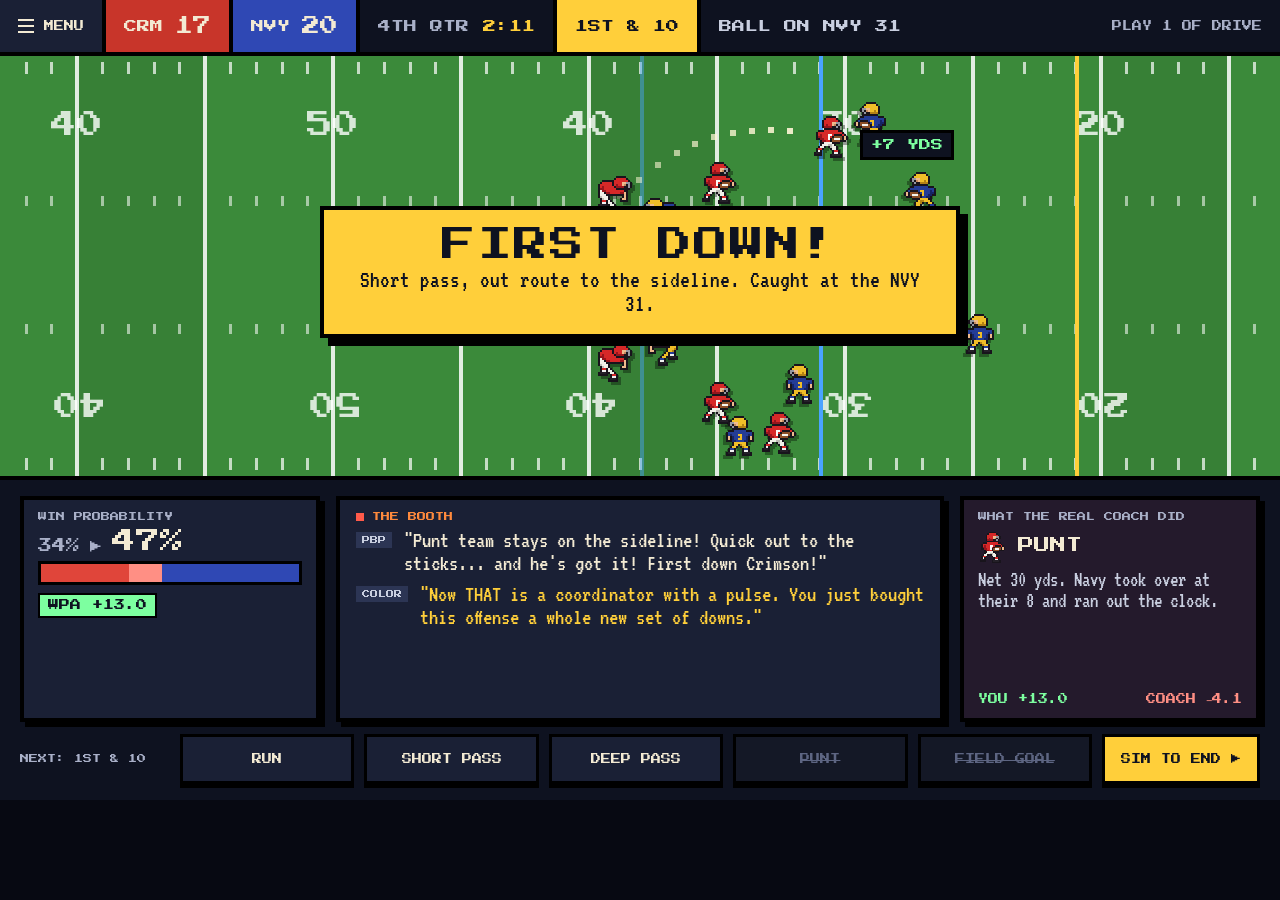
<file: PlayResult.html>
<!doctype html>
<html lang="en">
<head>
<meta charset="utf-8">
<meta name="viewport" content="width=device-width, initial-scale=1">
<title>Play result and AI booth</title>
<link rel="stylesheet" href="https://fonts.googleapis.com/css2?family=Press+Start+2P&amp;family=VT323&amp;display=swap">
<style>
body{margin:0}
a{color:#ffcf3a}a:hover{color:#fff1b8}
</style>
<style>html,body{background:#070912}</style>
</head>
<body>
<div style="width: 1280px; height: 800px; background: #0e1220; color: #f3ead3; font-family: 'VT323', monospace; display: flex; flex-direction: column; overflow: hidden">

  <div style="height: 56px; box-sizing: border-box; display: flex; align-items: stretch; border-bottom: 4px solid #000; font-family: 'Press Start 2P', monospace; font-size: 13px">
    <a href="Main.html" aria-label="Back to menu" style="display: flex; align-items: center; gap: 10px; padding: 0 18px; background: #1a2035; color: #f3ead3; text-decoration: none; border-right: 4px solid #000; font-size: 10px">
      <svg width="16" height="14" viewBox="0 0 16 14" aria-hidden="true" style="shape-rendering: crispEdges"><path d="M0 1h16M0 7h16M0 13h16" stroke="#f3ead3" stroke-width="2"></path></svg>MENU
    </a>
    <div style="display: flex; align-items: center; gap: 12px; padding: 0 18px; background: #c8352a; border-right: 4px solid #000"><span>CRM</span><span style="font-size: 18px">17</span></div>
    <div style="display: flex; align-items: center; gap: 12px; padding: 0 18px; background: #2f48b4; border-right: 4px solid #000"><span>NVY</span><span style="font-size: 18px">20</span></div>
    <div style="display: flex; align-items: center; gap: 14px; padding: 0 18px; border-right: 4px solid #000"><span style="color: #a9b0c8">4TH QTR</span><span style="color: #ffcf3a">2:11</span></div>
    <div style="display: flex; align-items: center; padding: 0 18px; background: #ffcf3a; color: #0e1220; border-right: 4px solid #000">1ST &amp; 10</div>
    <div style="display: flex; align-items: center; padding: 0 18px; color: #c9cfe0">BALL ON NVY 31</div>
    <div style="margin-left: auto; display: flex; align-items: center; padding: 0 18px; font-size: 10px; color: #a9b0c8">PLAY 1 OF DRIVE</div>
  </div>

  <div style="position: relative; height: 420px; background: #3b8a3a; border-bottom: 4px solid #000; overflow: hidden">
    
      <div style="position: absolute; top: 0; bottom: 0; left: 77px; width: 128px; background: rgba(0,0,0,0.07)"></div>
    
      <div style="position: absolute; top: 0; bottom: 0; left: 589px; width: 128px; background: rgba(0,0,0,0.07)"></div>
    
      <div style="position: absolute; top: 0; bottom: 0; left: 1101px; width: 128px; background: rgba(0,0,0,0.07)"></div>
    
    
      <div style="position: absolute; left: 25px; top: 6px; width: 3px; height: 12px; background: rgba(255,255,255,0.7)"></div>
      <div style="position: absolute; left: 25px; top: 140px; width: 3px; height: 10px; background: rgba(255,255,255,0.55)"></div>
      <div style="position: absolute; left: 25px; top: 268px; width: 3px; height: 10px; background: rgba(255,255,255,0.55)"></div>
      <div style="position: absolute; left: 25px; bottom: 6px; width: 3px; height: 12px; background: rgba(255,255,255,0.7)"></div>
    
      <div style="position: absolute; left: 50px; top: 6px; width: 3px; height: 12px; background: rgba(255,255,255,0.7)"></div>
      <div style="position: absolute; left: 50px; top: 140px; width: 3px; height: 10px; background: rgba(255,255,255,0.55)"></div>
      <div style="position: absolute; left: 50px; top: 268px; width: 3px; height: 10px; background: rgba(255,255,255,0.55)"></div>
      <div style="position: absolute; left: 50px; bottom: 6px; width: 3px; height: 12px; background: rgba(255,255,255,0.7)"></div>
    
      <div style="position: absolute; left: 101px; top: 6px; width: 3px; height: 12px; background: rgba(255,255,255,0.7)"></div>
      <div style="position: absolute; left: 101px; top: 140px; width: 3px; height: 10px; background: rgba(255,255,255,0.55)"></div>
      <div style="position: absolute; left: 101px; top: 268px; width: 3px; height: 10px; background: rgba(255,255,255,0.55)"></div>
      <div style="position: absolute; left: 101px; bottom: 6px; width: 3px; height: 12px; background: rgba(255,255,255,0.7)"></div>
    
      <div style="position: absolute; left: 127px; top: 6px; width: 3px; height: 12px; background: rgba(255,255,255,0.7)"></div>
      <div style="position: absolute; left: 127px; top: 140px; width: 3px; height: 10px; background: rgba(255,255,255,0.55)"></div>
      <div style="position: absolute; left: 127px; top: 268px; width: 3px; height: 10px; background: rgba(255,255,255,0.55)"></div>
      <div style="position: absolute; left: 127px; bottom: 6px; width: 3px; height: 12px; background: rgba(255,255,255,0.7)"></div>
    
      <div style="position: absolute; left: 153px; top: 6px; width: 3px; height: 12px; background: rgba(255,255,255,0.7)"></div>
      <div style="position: absolute; left: 153px; top: 140px; width: 3px; height: 10px; background: rgba(255,255,255,0.55)"></div>
      <div style="position: absolute; left: 153px; top: 268px; width: 3px; height: 10px; background: rgba(255,255,255,0.55)"></div>
      <div style="position: absolute; left: 153px; bottom: 6px; width: 3px; height: 12px; background: rgba(255,255,255,0.7)"></div>
    
      <div style="position: absolute; left: 178px; top: 6px; width: 3px; height: 12px; background: rgba(255,255,255,0.7)"></div>
      <div style="position: absolute; left: 178px; top: 140px; width: 3px; height: 10px; background: rgba(255,255,255,0.55)"></div>
      <div style="position: absolute; left: 178px; top: 268px; width: 3px; height: 10px; background: rgba(255,255,255,0.55)"></div>
      <div style="position: absolute; left: 178px; bottom: 6px; width: 3px; height: 12px; background: rgba(255,255,255,0.7)"></div>
    
      <div style="position: absolute; left: 229px; top: 6px; width: 3px; height: 12px; background: rgba(255,255,255,0.7)"></div>
      <div style="position: absolute; left: 229px; top: 140px; width: 3px; height: 10px; background: rgba(255,255,255,0.55)"></div>
      <div style="position: absolute; left: 229px; top: 268px; width: 3px; height: 10px; background: rgba(255,255,255,0.55)"></div>
      <div style="position: absolute; left: 229px; bottom: 6px; width: 3px; height: 12px; background: rgba(255,255,255,0.7)"></div>
    
      <div style="position: absolute; left: 255px; top: 6px; width: 3px; height: 12px; background: rgba(255,255,255,0.7)"></div>
      <div style="position: absolute; left: 255px; top: 140px; width: 3px; height: 10px; background: rgba(255,255,255,0.55)"></div>
      <div style="position: absolute; left: 255px; top: 268px; width: 3px; height: 10px; background: rgba(255,255,255,0.55)"></div>
      <div style="position: absolute; left: 255px; bottom: 6px; width: 3px; height: 12px; background: rgba(255,255,255,0.7)"></div>
    
      <div style="position: absolute; left: 281px; top: 6px; width: 3px; height: 12px; background: rgba(255,255,255,0.7)"></div>
      <div style="position: absolute; left: 281px; top: 140px; width: 3px; height: 10px; background: rgba(255,255,255,0.55)"></div>
      <div style="position: absolute; left: 281px; top: 268px; width: 3px; height: 10px; background: rgba(255,255,255,0.55)"></div>
      <div style="position: absolute; left: 281px; bottom: 6px; width: 3px; height: 12px; background: rgba(255,255,255,0.7)"></div>
    
      <div style="position: absolute; left: 306px; top: 6px; width: 3px; height: 12px; background: rgba(255,255,255,0.7)"></div>
      <div style="position: absolute; left: 306px; top: 140px; width: 3px; height: 10px; background: rgba(255,255,255,0.55)"></div>
      <div style="position: absolute; left: 306px; top: 268px; width: 3px; height: 10px; background: rgba(255,255,255,0.55)"></div>
      <div style="position: absolute; left: 306px; bottom: 6px; width: 3px; height: 12px; background: rgba(255,255,255,0.7)"></div>
    
      <div style="position: absolute; left: 357px; top: 6px; width: 3px; height: 12px; background: rgba(255,255,255,0.7)"></div>
      <div style="position: absolute; left: 357px; top: 140px; width: 3px; height: 10px; background: rgba(255,255,255,0.55)"></div>
      <div style="position: absolute; left: 357px; top: 268px; width: 3px; height: 10px; background: rgba(255,255,255,0.55)"></div>
      <div style="position: absolute; left: 357px; bottom: 6px; width: 3px; height: 12px; background: rgba(255,255,255,0.7)"></div>
    
      <div style="position: absolute; left: 383px; top: 6px; width: 3px; height: 12px; background: rgba(255,255,255,0.7)"></div>
      <div style="position: absolute; left: 383px; top: 140px; width: 3px; height: 10px; background: rgba(255,255,255,0.55)"></div>
      <div style="position: absolute; left: 383px; top: 268px; width: 3px; height: 10px; background: rgba(255,255,255,0.55)"></div>
      <div style="position: absolute; left: 383px; bottom: 6px; width: 3px; height: 12px; background: rgba(255,255,255,0.7)"></div>
    
      <div style="position: absolute; left: 409px; top: 6px; width: 3px; height: 12px; background: rgba(255,255,255,0.7)"></div>
      <div style="position: absolute; left: 409px; top: 140px; width: 3px; height: 10px; background: rgba(255,255,255,0.55)"></div>
      <div style="position: absolute; left: 409px; top: 268px; width: 3px; height: 10px; background: rgba(255,255,255,0.55)"></div>
      <div style="position: absolute; left: 409px; bottom: 6px; width: 3px; height: 12px; background: rgba(255,255,255,0.7)"></div>
    
      <div style="position: absolute; left: 434px; top: 6px; width: 3px; height: 12px; background: rgba(255,255,255,0.7)"></div>
      <div style="position: absolute; left: 434px; top: 140px; width: 3px; height: 10px; background: rgba(255,255,255,0.55)"></div>
      <div style="position: absolute; left: 434px; top: 268px; width: 3px; height: 10px; background: rgba(255,255,255,0.55)"></div>
      <div style="position: absolute; left: 434px; bottom: 6px; width: 3px; height: 12px; background: rgba(255,255,255,0.7)"></div>
    
      <div style="position: absolute; left: 485px; top: 6px; width: 3px; height: 12px; background: rgba(255,255,255,0.7)"></div>
      <div style="position: absolute; left: 485px; top: 140px; width: 3px; height: 10px; background: rgba(255,255,255,0.55)"></div>
      <div style="position: absolute; left: 485px; top: 268px; width: 3px; height: 10px; background: rgba(255,255,255,0.55)"></div>
      <div style="position: absolute; left: 485px; bottom: 6px; width: 3px; height: 12px; background: rgba(255,255,255,0.7)"></div>
    
      <div style="position: absolute; left: 511px; top: 6px; width: 3px; height: 12px; background: rgba(255,255,255,0.7)"></div>
      <div style="position: absolute; left: 511px; top: 140px; width: 3px; height: 10px; background: rgba(255,255,255,0.55)"></div>
      <div style="position: absolute; left: 511px; top: 268px; width: 3px; height: 10px; background: rgba(255,255,255,0.55)"></div>
      <div style="position: absolute; left: 511px; bottom: 6px; width: 3px; height: 12px; background: rgba(255,255,255,0.7)"></div>
    
      <div style="position: absolute; left: 537px; top: 6px; width: 3px; height: 12px; background: rgba(255,255,255,0.7)"></div>
      <div style="position: absolute; left: 537px; top: 140px; width: 3px; height: 10px; background: rgba(255,255,255,0.55)"></div>
      <div style="position: absolute; left: 537px; top: 268px; width: 3px; height: 10px; background: rgba(255,255,255,0.55)"></div>
      <div style="position: absolute; left: 537px; bottom: 6px; width: 3px; height: 12px; background: rgba(255,255,255,0.7)"></div>
    
      <div style="position: absolute; left: 562px; top: 6px; width: 3px; height: 12px; background: rgba(255,255,255,0.7)"></div>
      <div style="position: absolute; left: 562px; top: 140px; width: 3px; height: 10px; background: rgba(255,255,255,0.55)"></div>
      <div style="position: absolute; left: 562px; top: 268px; width: 3px; height: 10px; background: rgba(255,255,255,0.55)"></div>
      <div style="position: absolute; left: 562px; bottom: 6px; width: 3px; height: 12px; background: rgba(255,255,255,0.7)"></div>
    
      <div style="position: absolute; left: 613px; top: 6px; width: 3px; height: 12px; background: rgba(255,255,255,0.7)"></div>
      <div style="position: absolute; left: 613px; top: 140px; width: 3px; height: 10px; background: rgba(255,255,255,0.55)"></div>
      <div style="position: absolute; left: 613px; top: 268px; width: 3px; height: 10px; background: rgba(255,255,255,0.55)"></div>
      <div style="position: absolute; left: 613px; bottom: 6px; width: 3px; height: 12px; background: rgba(255,255,255,0.7)"></div>
    
      <div style="position: absolute; left: 639px; top: 6px; width: 3px; height: 12px; background: rgba(255,255,255,0.7)"></div>
      <div style="position: absolute; left: 639px; top: 140px; width: 3px; height: 10px; background: rgba(255,255,255,0.55)"></div>
      <div style="position: absolute; left: 639px; top: 268px; width: 3px; height: 10px; background: rgba(255,255,255,0.55)"></div>
      <div style="position: absolute; left: 639px; bottom: 6px; width: 3px; height: 12px; background: rgba(255,255,255,0.7)"></div>
    
      <div style="position: absolute; left: 665px; top: 6px; width: 3px; height: 12px; background: rgba(255,255,255,0.7)"></div>
      <div style="position: absolute; left: 665px; top: 140px; width: 3px; height: 10px; background: rgba(255,255,255,0.55)"></div>
      <div style="position: absolute; left: 665px; top: 268px; width: 3px; height: 10px; background: rgba(255,255,255,0.55)"></div>
      <div style="position: absolute; left: 665px; bottom: 6px; width: 3px; height: 12px; background: rgba(255,255,255,0.7)"></div>
    
      <div style="position: absolute; left: 690px; top: 6px; width: 3px; height: 12px; background: rgba(255,255,255,0.7)"></div>
      <div style="position: absolute; left: 690px; top: 140px; width: 3px; height: 10px; background: rgba(255,255,255,0.55)"></div>
      <div style="position: absolute; left: 690px; top: 268px; width: 3px; height: 10px; background: rgba(255,255,255,0.55)"></div>
      <div style="position: absolute; left: 690px; bottom: 6px; width: 3px; height: 12px; background: rgba(255,255,255,0.7)"></div>
    
      <div style="position: absolute; left: 741px; top: 6px; width: 3px; height: 12px; background: rgba(255,255,255,0.7)"></div>
      <div style="position: absolute; left: 741px; top: 140px; width: 3px; height: 10px; background: rgba(255,255,255,0.55)"></div>
      <div style="position: absolute; left: 741px; top: 268px; width: 3px; height: 10px; background: rgba(255,255,255,0.55)"></div>
      <div style="position: absolute; left: 741px; bottom: 6px; width: 3px; height: 12px; background: rgba(255,255,255,0.7)"></div>
    
      <div style="position: absolute; left: 767px; top: 6px; width: 3px; height: 12px; background: rgba(255,255,255,0.7)"></div>
      <div style="position: absolute; left: 767px; top: 140px; width: 3px; height: 10px; background: rgba(255,255,255,0.55)"></div>
      <div style="position: absolute; left: 767px; top: 268px; width: 3px; height: 10px; background: rgba(255,255,255,0.55)"></div>
      <div style="position: absolute; left: 767px; bottom: 6px; width: 3px; height: 12px; background: rgba(255,255,255,0.7)"></div>
    
      <div style="position: absolute; left: 793px; top: 6px; width: 3px; height: 12px; background: rgba(255,255,255,0.7)"></div>
      <div style="position: absolute; left: 793px; top: 140px; width: 3px; height: 10px; background: rgba(255,255,255,0.55)"></div>
      <div style="position: absolute; left: 793px; top: 268px; width: 3px; height: 10px; background: rgba(255,255,255,0.55)"></div>
      <div style="position: absolute; left: 793px; bottom: 6px; width: 3px; height: 12px; background: rgba(255,255,255,0.7)"></div>
    
      <div style="position: absolute; left: 818px; top: 6px; width: 3px; height: 12px; background: rgba(255,255,255,0.7)"></div>
      <div style="position: absolute; left: 818px; top: 140px; width: 3px; height: 10px; background: rgba(255,255,255,0.55)"></div>
      <div style="position: absolute; left: 818px; top: 268px; width: 3px; height: 10px; background: rgba(255,255,255,0.55)"></div>
      <div style="position: absolute; left: 818px; bottom: 6px; width: 3px; height: 12px; background: rgba(255,255,255,0.7)"></div>
    
      <div style="position: absolute; left: 869px; top: 6px; width: 3px; height: 12px; background: rgba(255,255,255,0.7)"></div>
      <div style="position: absolute; left: 869px; top: 140px; width: 3px; height: 10px; background: rgba(255,255,255,0.55)"></div>
      <div style="position: absolute; left: 869px; top: 268px; width: 3px; height: 10px; background: rgba(255,255,255,0.55)"></div>
      <div style="position: absolute; left: 869px; bottom: 6px; width: 3px; height: 12px; background: rgba(255,255,255,0.7)"></div>
    
      <div style="position: absolute; left: 895px; top: 6px; width: 3px; height: 12px; background: rgba(255,255,255,0.7)"></div>
      <div style="position: absolute; left: 895px; top: 140px; width: 3px; height: 10px; background: rgba(255,255,255,0.55)"></div>
      <div style="position: absolute; left: 895px; top: 268px; width: 3px; height: 10px; background: rgba(255,255,255,0.55)"></div>
      <div style="position: absolute; left: 895px; bottom: 6px; width: 3px; height: 12px; background: rgba(255,255,255,0.7)"></div>
    
      <div style="position: absolute; left: 921px; top: 6px; width: 3px; height: 12px; background: rgba(255,255,255,0.7)"></div>
      <div style="position: absolute; left: 921px; top: 140px; width: 3px; height: 10px; background: rgba(255,255,255,0.55)"></div>
      <div style="position: absolute; left: 921px; top: 268px; width: 3px; height: 10px; background: rgba(255,255,255,0.55)"></div>
      <div style="position: absolute; left: 921px; bottom: 6px; width: 3px; height: 12px; background: rgba(255,255,255,0.7)"></div>
    
      <div style="position: absolute; left: 946px; top: 6px; width: 3px; height: 12px; background: rgba(255,255,255,0.7)"></div>
      <div style="position: absolute; left: 946px; top: 140px; width: 3px; height: 10px; background: rgba(255,255,255,0.55)"></div>
      <div style="position: absolute; left: 946px; top: 268px; width: 3px; height: 10px; background: rgba(255,255,255,0.55)"></div>
      <div style="position: absolute; left: 946px; bottom: 6px; width: 3px; height: 12px; background: rgba(255,255,255,0.7)"></div>
    
      <div style="position: absolute; left: 997px; top: 6px; width: 3px; height: 12px; background: rgba(255,255,255,0.7)"></div>
      <div style="position: absolute; left: 997px; top: 140px; width: 3px; height: 10px; background: rgba(255,255,255,0.55)"></div>
      <div style="position: absolute; left: 997px; top: 268px; width: 3px; height: 10px; background: rgba(255,255,255,0.55)"></div>
      <div style="position: absolute; left: 997px; bottom: 6px; width: 3px; height: 12px; background: rgba(255,255,255,0.7)"></div>
    
      <div style="position: absolute; left: 1023px; top: 6px; width: 3px; height: 12px; background: rgba(255,255,255,0.7)"></div>
      <div style="position: absolute; left: 1023px; top: 140px; width: 3px; height: 10px; background: rgba(255,255,255,0.55)"></div>
      <div style="position: absolute; left: 1023px; top: 268px; width: 3px; height: 10px; background: rgba(255,255,255,0.55)"></div>
      <div style="position: absolute; left: 1023px; bottom: 6px; width: 3px; height: 12px; background: rgba(255,255,255,0.7)"></div>
    
      <div style="position: absolute; left: 1049px; top: 6px; width: 3px; height: 12px; background: rgba(255,255,255,0.7)"></div>
      <div style="position: absolute; left: 1049px; top: 140px; width: 3px; height: 10px; background: rgba(255,255,255,0.55)"></div>
      <div style="position: absolute; left: 1049px; top: 268px; width: 3px; height: 10px; background: rgba(255,255,255,0.55)"></div>
      <div style="position: absolute; left: 1049px; bottom: 6px; width: 3px; height: 12px; background: rgba(255,255,255,0.7)"></div>
    
      <div style="position: absolute; left: 1074px; top: 6px; width: 3px; height: 12px; background: rgba(255,255,255,0.7)"></div>
      <div style="position: absolute; left: 1074px; top: 140px; width: 3px; height: 10px; background: rgba(255,255,255,0.55)"></div>
      <div style="position: absolute; left: 1074px; top: 268px; width: 3px; height: 10px; background: rgba(255,255,255,0.55)"></div>
      <div style="position: absolute; left: 1074px; bottom: 6px; width: 3px; height: 12px; background: rgba(255,255,255,0.7)"></div>
    
      <div style="position: absolute; left: 1125px; top: 6px; width: 3px; height: 12px; background: rgba(255,255,255,0.7)"></div>
      <div style="position: absolute; left: 1125px; top: 140px; width: 3px; height: 10px; background: rgba(255,255,255,0.55)"></div>
      <div style="position: absolute; left: 1125px; top: 268px; width: 3px; height: 10px; background: rgba(255,255,255,0.55)"></div>
      <div style="position: absolute; left: 1125px; bottom: 6px; width: 3px; height: 12px; background: rgba(255,255,255,0.7)"></div>
    
      <div style="position: absolute; left: 1151px; top: 6px; width: 3px; height: 12px; background: rgba(255,255,255,0.7)"></div>
      <div style="position: absolute; left: 1151px; top: 140px; width: 3px; height: 10px; background: rgba(255,255,255,0.55)"></div>
      <div style="position: absolute; left: 1151px; top: 268px; width: 3px; height: 10px; background: rgba(255,255,255,0.55)"></div>
      <div style="position: absolute; left: 1151px; bottom: 6px; width: 3px; height: 12px; background: rgba(255,255,255,0.7)"></div>
    
      <div style="position: absolute; left: 1177px; top: 6px; width: 3px; height: 12px; background: rgba(255,255,255,0.7)"></div>
      <div style="position: absolute; left: 1177px; top: 140px; width: 3px; height: 10px; background: rgba(255,255,255,0.55)"></div>
      <div style="position: absolute; left: 1177px; top: 268px; width: 3px; height: 10px; background: rgba(255,255,255,0.55)"></div>
      <div style="position: absolute; left: 1177px; bottom: 6px; width: 3px; height: 12px; background: rgba(255,255,255,0.7)"></div>
    
      <div style="position: absolute; left: 1202px; top: 6px; width: 3px; height: 12px; background: rgba(255,255,255,0.7)"></div>
      <div style="position: absolute; left: 1202px; top: 140px; width: 3px; height: 10px; background: rgba(255,255,255,0.55)"></div>
      <div style="position: absolute; left: 1202px; top: 268px; width: 3px; height: 10px; background: rgba(255,255,255,0.55)"></div>
      <div style="position: absolute; left: 1202px; bottom: 6px; width: 3px; height: 12px; background: rgba(255,255,255,0.7)"></div>
    
      <div style="position: absolute; left: 1253px; top: 6px; width: 3px; height: 12px; background: rgba(255,255,255,0.7)"></div>
      <div style="position: absolute; left: 1253px; top: 140px; width: 3px; height: 10px; background: rgba(255,255,255,0.55)"></div>
      <div style="position: absolute; left: 1253px; top: 268px; width: 3px; height: 10px; background: rgba(255,255,255,0.55)"></div>
      <div style="position: absolute; left: 1253px; bottom: 6px; width: 3px; height: 12px; background: rgba(255,255,255,0.7)"></div>
    
    
      <div style="position: absolute; top: 0; bottom: 0; left: 75px; width: 4px; background: rgba(255,255,255,0.85)"></div>
    
      <div style="position: absolute; top: 0; bottom: 0; left: 203px; width: 4px; background: rgba(255,255,255,0.85)"></div>
    
      <div style="position: absolute; top: 0; bottom: 0; left: 331px; width: 4px; background: rgba(255,255,255,0.85)"></div>
    
      <div style="position: absolute; top: 0; bottom: 0; left: 459px; width: 4px; background: rgba(255,255,255,0.85)"></div>
    
      <div style="position: absolute; top: 0; bottom: 0; left: 587px; width: 4px; background: rgba(255,255,255,0.85)"></div>
    
      <div style="position: absolute; top: 0; bottom: 0; left: 715px; width: 4px; background: rgba(255,255,255,0.85)"></div>
    
      <div style="position: absolute; top: 0; bottom: 0; left: 843px; width: 4px; background: rgba(255,255,255,0.85)"></div>
    
      <div style="position: absolute; top: 0; bottom: 0; left: 971px; width: 4px; background: rgba(255,255,255,0.85)"></div>
    
      <div style="position: absolute; top: 0; bottom: 0; left: 1099px; width: 4px; background: rgba(255,255,255,0.85)"></div>
    
      <div style="position: absolute; top: 0; bottom: 0; left: 1227px; width: 4px; background: rgba(255,255,255,0.85)"></div>
    
    
      <div aria-hidden="true" style="position: absolute; left: 37px; top: 56px; width: 80px; text-align: center; font-family: 'Press Start 2P', monospace; font-size: 26px; color: rgba(255,255,255,0.8)">40</div>
      <div aria-hidden="true" style="position: absolute; left: 37px; top: 334px; width: 80px; text-align: center; font-family: 'Press Start 2P', monospace; font-size: 26px; color: rgba(255,255,255,0.8); transform: rotate(180deg)">40</div>
    
      <div aria-hidden="true" style="position: absolute; left: 293px; top: 56px; width: 80px; text-align: center; font-family: 'Press Start 2P', monospace; font-size: 26px; color: rgba(255,255,255,0.8)">50</div>
      <div aria-hidden="true" style="position: absolute; left: 293px; top: 334px; width: 80px; text-align: center; font-family: 'Press Start 2P', monospace; font-size: 26px; color: rgba(255,255,255,0.8); transform: rotate(180deg)">50</div>
    
      <div aria-hidden="true" style="position: absolute; left: 549px; top: 56px; width: 80px; text-align: center; font-family: 'Press Start 2P', monospace; font-size: 26px; color: rgba(255,255,255,0.8)">40</div>
      <div aria-hidden="true" style="position: absolute; left: 549px; top: 334px; width: 80px; text-align: center; font-family: 'Press Start 2P', monospace; font-size: 26px; color: rgba(255,255,255,0.8); transform: rotate(180deg)">40</div>
    
      <div aria-hidden="true" style="position: absolute; left: 805px; top: 56px; width: 80px; text-align: center; font-family: 'Press Start 2P', monospace; font-size: 26px; color: rgba(255,255,255,0.8)">30</div>
      <div aria-hidden="true" style="position: absolute; left: 805px; top: 334px; width: 80px; text-align: center; font-family: 'Press Start 2P', monospace; font-size: 26px; color: rgba(255,255,255,0.8); transform: rotate(180deg)">30</div>
    
      <div aria-hidden="true" style="position: absolute; left: 1061px; top: 56px; width: 80px; text-align: center; font-family: 'Press Start 2P', monospace; font-size: 26px; color: rgba(255,255,255,0.8)">20</div>
      <div aria-hidden="true" style="position: absolute; left: 1061px; top: 334px; width: 80px; text-align: center; font-family: 'Press Start 2P', monospace; font-size: 26px; color: rgba(255,255,255,0.8); transform: rotate(180deg)">20</div>
    

    <div style="position: absolute; top: 0; bottom: 0; left: 640px; width: 4px; background: rgba(74,163,255,0.45)"></div>
    <div style="position: absolute; top: 0; bottom: 0; left: 819px; width: 4px; background: #4aa3ff"></div>
    <div style="position: absolute; top: 0; bottom: 0; left: 1075px; width: 4px; background: #ffcf3a"></div>

    
      <div style="position: absolute; left: 579px; top: 176px; width: 6px; height: 6px; background: #fff7d6; opacity: 0.40"></div>
    
      <div style="position: absolute; left: 598px; top: 156px; width: 6px; height: 6px; background: #fff7d6; opacity: 0.44"></div>
    
      <div style="position: absolute; left: 617px; top: 137px; width: 6px; height: 6px; background: #fff7d6; opacity: 0.49"></div>
    
      <div style="position: absolute; left: 636px; top: 121px; width: 6px; height: 6px; background: #fff7d6; opacity: 0.53"></div>
    
      <div style="position: absolute; left: 655px; top: 106px; width: 6px; height: 6px; background: #fff7d6; opacity: 0.58"></div>
    
      <div style="position: absolute; left: 674px; top: 94px; width: 6px; height: 6px; background: #fff7d6; opacity: 0.63"></div>
    
      <div style="position: absolute; left: 692px; top: 85px; width: 6px; height: 6px; background: #fff7d6; opacity: 0.67"></div>
    
      <div style="position: absolute; left: 711px; top: 78px; width: 6px; height: 6px; background: #fff7d6; opacity: 0.72"></div>
    
      <div style="position: absolute; left: 730px; top: 74px; width: 6px; height: 6px; background: #fff7d6; opacity: 0.77"></div>
    
      <div style="position: absolute; left: 749px; top: 72px; width: 6px; height: 6px; background: #fff7d6; opacity: 0.81"></div>
    
      <div style="position: absolute; left: 768px; top: 71px; width: 6px; height: 6px; background: #fff7d6; opacity: 0.86"></div>
    
      <div style="position: absolute; left: 787px; top: 72px; width: 6px; height: 6px; background: #fff7d6; opacity: 0.90"></div>
    
    
      <img src="sprites/crimson_stance.png" alt="" style="position: absolute; left: 596px; top: 110px; width: 40px; height: 48px; image-rendering: pixelated; transform: none; filter: drop-shadow(3px 3px 0 rgba(0,0,0,0.35))">
    
      <img src="sprites/crimson_stance.png" alt="" style="position: absolute; left: 600px; top: 152px; width: 40px; height: 48px; image-rendering: pixelated; transform: none; filter: drop-shadow(3px 3px 0 rgba(0,0,0,0.35))">
    
      <img src="sprites/crimson_stance.png" alt="" style="position: absolute; left: 604px; top: 194px; width: 40px; height: 48px; image-rendering: pixelated; transform: none; filter: drop-shadow(3px 3px 0 rgba(0,0,0,0.35))">
    
      <img src="sprites/crimson_stance.png" alt="" style="position: absolute; left: 600px; top: 236px; width: 40px; height: 48px; image-rendering: pixelated; transform: none; filter: drop-shadow(3px 3px 0 rgba(0,0,0,0.35))">
    
      <img src="sprites/crimson_stance.png" alt="" style="position: absolute; left: 596px; top: 278px; width: 40px; height: 48px; image-rendering: pixelated; transform: none; filter: drop-shadow(3px 3px 0 rgba(0,0,0,0.35))">
    
      <img src="sprites/crimson_run.png" alt="" style="position: absolute; left: 700px; top: 320px; width: 40px; height: 48px; image-rendering: pixelated; transform: none; filter: drop-shadow(3px 3px 0 rgba(0,0,0,0.35))">
    
      <img src="sprites/crimson_throw.png" alt="" style="position: absolute; left: 520px; top: 176px; width: 40px; height: 48px; image-rendering: pixelated; transform: none; filter: drop-shadow(3px 3px 0 rgba(0,0,0,0.35))">
    
      <img src="sprites/crimson_ready.png" alt="" style="position: absolute; left: 560px; top: 236px; width: 40px; height: 48px; image-rendering: pixelated; transform: none; filter: drop-shadow(3px 3px 0 rgba(0,0,0,0.35))">
    
      <img src="sprites/crimson_run.png" alt="" style="position: absolute; left: 812px; top: 54px; width: 40px; height: 48px; image-rendering: pixelated; transform: none; filter: drop-shadow(3px 3px 0 rgba(0,0,0,0.35))">
    
      <img src="sprites/crimson_run.png" alt="" style="position: absolute; left: 760px; top: 350px; width: 40px; height: 48px; image-rendering: pixelated; transform: none; filter: drop-shadow(3px 3px 0 rgba(0,0,0,0.35))">
    
      <img src="sprites/crimson_run.png" alt="" style="position: absolute; left: 700px; top: 100px; width: 40px; height: 48px; image-rendering: pixelated; transform: none; filter: drop-shadow(3px 3px 0 rgba(0,0,0,0.35))">
    
      <img src="sprites/navy_stance.png" alt="" style="position: absolute; left: 640px; top: 132px; width: 40px; height: 48px; image-rendering: pixelated; transform: scaleX(-1); filter: drop-shadow(3px 3px 0 rgba(0,0,0,0.35))">
    
      <img src="sprites/navy_stance.png" alt="" style="position: absolute; left: 646px; top: 176px; width: 40px; height: 48px; image-rendering: pixelated; transform: scaleX(-1); filter: drop-shadow(3px 3px 0 rgba(0,0,0,0.35))">
    
      <img src="sprites/navy_stance.png" alt="" style="position: absolute; left: 642px; top: 218px; width: 40px; height: 48px; image-rendering: pixelated; transform: scaleX(-1); filter: drop-shadow(3px 3px 0 rgba(0,0,0,0.35))">
    
      <img src="sprites/navy_stance.png" alt="" style="position: absolute; left: 640px; top: 262px; width: 40px; height: 48px; image-rendering: pixelated; transform: scaleX(-1); filter: drop-shadow(3px 3px 0 rgba(0,0,0,0.35))">
    
      <img src="sprites/navy_run.png" alt="" style="position: absolute; left: 720px; top: 150px; width: 40px; height: 48px; image-rendering: pixelated; transform: scaleX(-1); filter: drop-shadow(3px 3px 0 rgba(0,0,0,0.35))">
    
      <img src="sprites/navy_run.png" alt="" style="position: absolute; left: 740px; top: 236px; width: 40px; height: 48px; image-rendering: pixelated; transform: scaleX(-1); filter: drop-shadow(3px 3px 0 rgba(0,0,0,0.35))">
    
      <img src="sprites/navy_ready.png" alt="" style="position: absolute; left: 780px; top: 300px; width: 40px; height: 48px; image-rendering: pixelated; transform: scaleX(-1); filter: drop-shadow(3px 3px 0 rgba(0,0,0,0.35))">
    
      <img src="sprites/navy_run.png" alt="" style="position: absolute; left: 850px; top: 40px; width: 40px; height: 48px; image-rendering: pixelated; transform: scaleX(-1); filter: drop-shadow(3px 3px 0 rgba(0,0,0,0.35))">
    
      <img src="sprites/navy_ready.png" alt="" style="position: absolute; left: 720px; top: 352px; width: 40px; height: 48px; image-rendering: pixelated; transform: scaleX(-1); filter: drop-shadow(3px 3px 0 rgba(0,0,0,0.35))">
    
      <img src="sprites/navy_run.png" alt="" style="position: absolute; left: 900px; top: 110px; width: 40px; height: 48px; image-rendering: pixelated; transform: scaleX(-1); filter: drop-shadow(3px 3px 0 rgba(0,0,0,0.35))">
    
      <img src="sprites/navy_ready.png" alt="" style="position: absolute; left: 960px; top: 250px; width: 40px; height: 48px; image-rendering: pixelated; transform: scaleX(-1); filter: drop-shadow(3px 3px 0 rgba(0,0,0,0.35))">
    

    <div style="position: absolute; left: 860px; top: 74px; padding: 6px 8px; background: #0e1220; color: #7dffa0; font-family: 'Press Start 2P', monospace; font-size: 12px; border: 3px solid #000">+7 YDS</div>

    <div style="position: absolute; left: 50%; top: 150px; transform: translateX(-50%); padding: 18px 30px; background: #ffcf3a; color: #0e1220; border: 4px solid #000; box-shadow: 8px 8px 0 #000; text-align: center">
      <div style="font-family: 'Press Start 2P', monospace; font-size: 34px; letter-spacing: 2px">FIRST DOWN!</div>
      <div style="font-size: 24px; margin-top: 6px">Short pass, out route to the sideline. Caught at the NVY 31.</div>
    </div>
  </div>

  <div style="flex: 1; display: flex; flex-direction: column; gap: 12px; padding: 16px 20px; box-sizing: border-box; min-height: 0">
    <div style="flex: 1; display: grid; grid-template-columns: 300px minmax(0, 1fr) 300px; gap: 16px; min-height: 0">

      <div style="background: #1a2035; border: 4px solid #000; box-shadow: 5px 5px 0 #000; padding: 12px 14px; display: flex; flex-direction: column; gap: 8px">
        <span style="font-family: 'Press Start 2P', monospace; font-size: 9px; color: #a9b0c8">WIN PROBABILITY</span>
        <div style="display: flex; align-items: baseline; gap: 10px; font-family: 'Press Start 2P', monospace">
          <span style="font-size: 14px; color: #a9b0c8">34%</span><span style="font-size: 12px; color: #a9b0c8">▶</span><span style="font-size: 24px; color: #f3ead3">47%</span>
        </div>
        <div style="position: relative; display: flex; height: 18px; border: 3px solid #000">
          <div style="width: 34%; background: #e0453a"></div>
          <div style="width: 13%; background: #ff8f84"></div>
          <div style="flex: 1; background: #2f48b4"></div>
        </div>
        <span style="align-self: flex-start; font-family: 'Press Start 2P', monospace; font-size: 11px; padding: 5px 8px; background: #7dffa0; color: #0e1220; border: 2px solid #000">WPA +13.0</span>
      </div>

      <div style="background: #1a2035; border: 4px solid #000; box-shadow: 5px 5px 0 #000; padding: 12px 16px; display: flex; flex-direction: column; gap: 8px">
        <div style="display: flex; align-items: center; gap: 8px; font-family: 'Press Start 2P', monospace; font-size: 9px; color: #ff8a3d"><span style="width: 8px; height: 8px; background: #ff5a4a"></span>THE BOOTH</div>
        <div style="display: flex; gap: 12px; align-items: flex-start">
          <span style="flex: none; font-family: 'Press Start 2P', monospace; font-size: 8px; padding: 4px 6px; background: #2c3554; color: #c9cfe0; margin-top: 3px">PBP</span>
          <p style="margin: 0; font-size: 23px; line-height: 1">"Punt team stays on the sideline! Quick out to the sticks... and he's got it! First down Crimson!"</p>
        </div>
        <div style="display: flex; gap: 12px; align-items: flex-start">
          <span style="flex: none; font-family: 'Press Start 2P', monospace; font-size: 8px; padding: 4px 6px; background: #2c3554; color: #c9cfe0; margin-top: 3px">COLOR</span>
          <p style="margin: 0; font-size: 23px; line-height: 1; color: #ffcf3a">"Now THAT is a coordinator with a pulse. You just bought this offense a whole new set of downs."</p>
        </div>
      </div>

      <div style="background: #241a2c; border: 4px solid #000; box-shadow: 5px 5px 0 #000; padding: 12px 14px; display: flex; flex-direction: column; gap: 6px">
        <span style="font-family: 'Press Start 2P', monospace; font-size: 9px; color: #a9b0c8">WHAT THE REAL COACH DID</span>
        <div style="display: flex; align-items: center; gap: 10px">
          <img src="sprites/crimson_run.png" alt="" style="width: 30px; height: 36px; image-rendering: pixelated">
          <span style="font-family: 'Press Start 2P', monospace; font-size: 16px; color: #f3ead3">PUNT</span>
        </div>
        <span style="font-size: 21px; line-height: 1; color: #c9cfe0">Net 30 yds. Navy took over at their 8 and ran out the clock.</span>
        <div style="margin-top: auto; display: flex; justify-content: space-between; font-family: 'Press Start 2P', monospace; font-size: 10px"><span style="color: #7dffa0">YOU +13.0</span><span style="color: #ff8f84">COACH −4.1</span></div>
      </div>
    </div>

    <div style="display: flex; align-items: center; gap: 10px">
      <span style="font-family: 'Press Start 2P', monospace; font-size: 9px; color: #a9b0c8; width: 150px; line-height: 1.5">NEXT: 1ST &amp; 10</span>
      
        <a href="Gameplay.html" aria-disabled="false" style="flex: 1; min-height: 44px; display: flex; align-items: center; justify-content: center; background: #1a2035; color: #f3ead3; border: 3px solid #000; box-shadow: 0 4px 0 #000; font-family: 'Press Start 2P', monospace; font-size: 10px; text-decoration: none">RUN</a>
      
        <a href="Gameplay.html" aria-disabled="false" style="flex: 1; min-height: 44px; display: flex; align-items: center; justify-content: center; background: #1a2035; color: #f3ead3; border: 3px solid #000; box-shadow: 0 4px 0 #000; font-family: 'Press Start 2P', monospace; font-size: 10px; text-decoration: none">SHORT PASS</a>
      
        <a href="Gameplay.html" aria-disabled="false" style="flex: 1; min-height: 44px; display: flex; align-items: center; justify-content: center; background: #1a2035; color: #f3ead3; border: 3px solid #000; box-shadow: 0 4px 0 #000; font-family: 'Press Start 2P', monospace; font-size: 10px; text-decoration: none">DEEP PASS</a>
      
        <a href="#" aria-disabled="true" style="flex: 1; min-height: 44px; display: flex; align-items: center; justify-content: center; background: #141826; color: #5d6582; border: 3px solid #000; box-shadow: 0 4px 0 #000; font-family: 'Press Start 2P', monospace; font-size: 10px; text-decoration: line-through">PUNT</a>
      
        <a href="#" aria-disabled="true" style="flex: 1; min-height: 44px; display: flex; align-items: center; justify-content: center; background: #141826; color: #5d6582; border: 3px solid #000; box-shadow: 0 4px 0 #000; font-family: 'Press Start 2P', monospace; font-size: 10px; text-decoration: line-through">FIELD GOAL</a>
      
      <a href="Summary.html" style="min-height: 44px; display: flex; align-items: center; padding: 0 16px; background: #ffcf3a; color: #0e1220; border: 3px solid #000; box-shadow: 0 4px 0 #000; font-family: 'Press Start 2P', monospace; font-size: 10px; text-decoration: none">SIM TO END ▶</a>
    </div>
  </div>
</div>
</body>
</html>
</file>
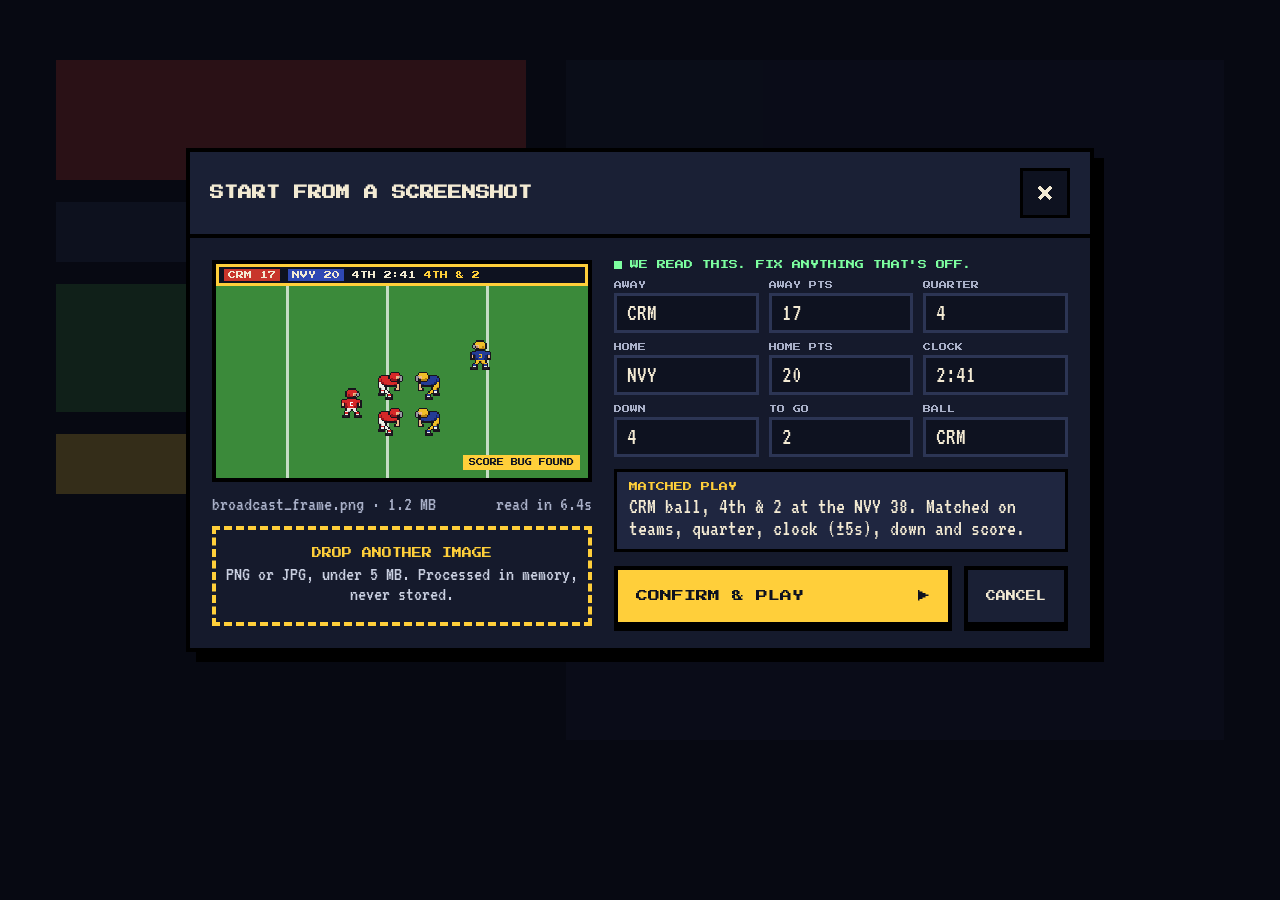
<file: Screenshot.html>
<!doctype html>
<html lang="en">
<head>
<meta charset="utf-8">
<meta name="viewport" content="width=device-width, initial-scale=1">
<title>Start from a screenshot</title>
<link rel="stylesheet" href="https://fonts.googleapis.com/css2?family=Press+Start+2P&amp;family=VT323&amp;display=swap">
<style>
body{margin:0}
a{color:#ffcf3a}a:hover{color:#fff1b8}
</style>
<style>html,body{background:#070912}</style>
</head>
<body>
<div style="position: relative; width: 1280px; height: 800px; background: #070912; color: #f3ead3; font-family: 'VT323', monospace; display: flex; align-items: center; justify-content: center; overflow: hidden">
  <div aria-hidden="true" style="position: absolute; inset: 0; opacity: 0.18; display: flex; gap: 40px; padding: 60px 56px">
    <div style="width: 470px; display: flex; flex-direction: column; gap: 22px">
      <div style="height: 120px; background: #c8352a"></div>
      <div style="height: 60px; background: #2c3554"></div>
      <div style="height: 128px; background: #3b8a3a"></div>
      <div style="height: 60px; background: #ffcf3a"></div>
    </div>
    <div style="flex: 1; background: #1a2035"></div>
  </div>

  <div role="dialog" aria-labelledby="ss-title" style="position: relative; width: 900px; background: #151a2c; border: 4px solid #000; box-shadow: 10px 10px 0 #000; display: flex; flex-direction: column">
    <div style="display: flex; align-items: center; justify-content: space-between; padding: 16px 20px; background: #1a2035; border-bottom: 4px solid #000">
      <h2 id="ss-title" style="margin: 0; font-family: 'Press Start 2P', monospace; font-size: 14px">START FROM A SCREENSHOT</h2>
      <a href="Main.html" aria-label="Close" style="width: 44px; height: 44px; display: flex; align-items: center; justify-content: center; background: #0e1220; border: 3px solid #000; text-decoration: none">
        <svg width="14" height="14" viewBox="0 0 14 14" aria-hidden="true" style="shape-rendering: crispEdges"><path d="M1 1l12 12M13 1L1 13" stroke="#f3ead3" stroke-width="3"></path></svg>
      </a>
    </div>

    <div style="display: flex; gap: 22px; padding: 22px">
      <div style="width: 380px; display: flex; flex-direction: column; gap: 12px">
        <div style="position: relative; height: 214px; background: #3b8a3a; border: 4px solid #000; overflow: hidden">
          <div style="position: absolute; top: 0; left: 0; right: 0; height: 22px; background: #0e1220; display: flex; align-items: center; gap: 8px; padding: 0 8px; font-family: 'Press Start 2P', monospace; font-size: 8px; outline: 3px solid #ffcf3a; outline-offset: -3px">
            <span style="background: #c8352a; padding: 2px 4px">CRM 17</span><span style="background: #2f48b4; padding: 2px 4px">NVY 20</span><span>4TH 2:41</span><span style="color: #ffcf3a">4TH &amp; 2</span>
          </div>
          <div style="position: absolute; top: 22px; bottom: 0; left: 70px; width: 3px; background: rgba(255,255,255,0.7)"></div>
          <div style="position: absolute; top: 22px; bottom: 0; left: 170px; width: 3px; background: rgba(255,255,255,0.7)"></div>
          <div style="position: absolute; top: 22px; bottom: 0; left: 270px; width: 3px; background: rgba(255,255,255,0.7)"></div>
          <img src="sprites/crimson_stance.png" alt="" style="position: absolute; left: 160px; top: 100px; width: 30px; height: 36px; image-rendering: pixelated">
          <img src="sprites/crimson_stance.png" alt="" style="position: absolute; left: 160px; top: 136px; width: 30px; height: 36px; image-rendering: pixelated">
          <img src="sprites/crimson_ready.png" alt="" style="position: absolute; left: 120px; top: 118px; width: 30px; height: 36px; image-rendering: pixelated">
          <img src="sprites/navy_stance.png" alt="" style="position: absolute; left: 196px; top: 100px; width: 30px; height: 36px; image-rendering: pixelated; transform: scaleX(-1)">
          <img src="sprites/navy_stance.png" alt="" style="position: absolute; left: 196px; top: 136px; width: 30px; height: 36px; image-rendering: pixelated; transform: scaleX(-1)">
          <img src="sprites/navy_ready.png" alt="" style="position: absolute; left: 250px; top: 70px; width: 30px; height: 36px; image-rendering: pixelated; transform: scaleX(-1)">
          <span style="position: absolute; right: 8px; bottom: 8px; font-family: 'Press Start 2P', monospace; font-size: 7px; padding: 4px 6px; background: #ffcf3a; color: #0e1220">SCORE BUG FOUND</span>
        </div>
        <div style="display: flex; justify-content: space-between; font-size: 20px; color: #a9b0c8"><span>broadcast_frame.png · 1.2 MB</span><span>read in 6.4s</span></div>
        <label style="position: relative; display: flex; flex-direction: column; align-items: center; justify-content: center; gap: 6px; min-height: 92px; border: 4px dashed #ffcf3a; color: #ffcf3a; cursor: pointer; text-align: center">
          <span style="font-family: 'Press Start 2P', monospace; font-size: 10px">DROP ANOTHER IMAGE</span>
          <span style="font-size: 20px; color: #c9cfe0">PNG or JPG, under 5 MB. Processed in memory, never stored.</span>
          <input type="file" accept="image/png,image/jpeg" style="position: absolute; width: 1px; height: 1px; opacity: 0">
        </label>
      </div>

      <div style="flex: 1; display: flex; flex-direction: column; gap: 12px">
        <div style="display: flex; align-items: center; gap: 8px; font-family: 'Press Start 2P', monospace; font-size: 9px; color: #7dffa0"><span style="width: 8px; height: 8px; background: #7dffa0"></span>WE READ THIS. FIX ANYTHING THAT'S OFF.</div>
        <div style="display: grid; grid-template-columns: repeat(3, minmax(0, 1fr)); gap: 10px">
          
            <label style="display: flex; flex-direction: column; gap: 4px">
              <span style="font-family: 'Press Start 2P', monospace; font-size: 8px; color: #a9b0c8">AWAY</span>
              <input value="CRM" style="min-height: 40px; box-sizing: border-box; padding: 0 10px; background: #0e1220; color: #f3ead3; border: 3px solid #2c3554; font-family: 'VT323', monospace; font-size: 24px; outline-color: #ffcf3a">
            </label>
          
            <label style="display: flex; flex-direction: column; gap: 4px">
              <span style="font-family: 'Press Start 2P', monospace; font-size: 8px; color: #a9b0c8">AWAY PTS</span>
              <input value="17" style="min-height: 40px; box-sizing: border-box; padding: 0 10px; background: #0e1220; color: #f3ead3; border: 3px solid #2c3554; font-family: 'VT323', monospace; font-size: 24px; outline-color: #ffcf3a">
            </label>
          
            <label style="display: flex; flex-direction: column; gap: 4px">
              <span style="font-family: 'Press Start 2P', monospace; font-size: 8px; color: #a9b0c8">QUARTER</span>
              <input value="4" style="min-height: 40px; box-sizing: border-box; padding: 0 10px; background: #0e1220; color: #f3ead3; border: 3px solid #2c3554; font-family: 'VT323', monospace; font-size: 24px; outline-color: #ffcf3a">
            </label>
          
            <label style="display: flex; flex-direction: column; gap: 4px">
              <span style="font-family: 'Press Start 2P', monospace; font-size: 8px; color: #a9b0c8">HOME</span>
              <input value="NVY" style="min-height: 40px; box-sizing: border-box; padding: 0 10px; background: #0e1220; color: #f3ead3; border: 3px solid #2c3554; font-family: 'VT323', monospace; font-size: 24px; outline-color: #ffcf3a">
            </label>
          
            <label style="display: flex; flex-direction: column; gap: 4px">
              <span style="font-family: 'Press Start 2P', monospace; font-size: 8px; color: #a9b0c8">HOME PTS</span>
              <input value="20" style="min-height: 40px; box-sizing: border-box; padding: 0 10px; background: #0e1220; color: #f3ead3; border: 3px solid #2c3554; font-family: 'VT323', monospace; font-size: 24px; outline-color: #ffcf3a">
            </label>
          
            <label style="display: flex; flex-direction: column; gap: 4px">
              <span style="font-family: 'Press Start 2P', monospace; font-size: 8px; color: #a9b0c8">CLOCK</span>
              <input value="2:41" style="min-height: 40px; box-sizing: border-box; padding: 0 10px; background: #0e1220; color: #f3ead3; border: 3px solid #2c3554; font-family: 'VT323', monospace; font-size: 24px; outline-color: #ffcf3a">
            </label>
          
            <label style="display: flex; flex-direction: column; gap: 4px">
              <span style="font-family: 'Press Start 2P', monospace; font-size: 8px; color: #a9b0c8">DOWN</span>
              <input value="4" style="min-height: 40px; box-sizing: border-box; padding: 0 10px; background: #0e1220; color: #f3ead3; border: 3px solid #2c3554; font-family: 'VT323', monospace; font-size: 24px; outline-color: #ffcf3a">
            </label>
          
            <label style="display: flex; flex-direction: column; gap: 4px">
              <span style="font-family: 'Press Start 2P', monospace; font-size: 8px; color: #a9b0c8">TO GO</span>
              <input value="2" style="min-height: 40px; box-sizing: border-box; padding: 0 10px; background: #0e1220; color: #f3ead3; border: 3px solid #2c3554; font-family: 'VT323', monospace; font-size: 24px; outline-color: #ffcf3a">
            </label>
          
            <label style="display: flex; flex-direction: column; gap: 4px">
              <span style="font-family: 'Press Start 2P', monospace; font-size: 8px; color: #a9b0c8">BALL</span>
              <input value="CRM" style="min-height: 40px; box-sizing: border-box; padding: 0 10px; background: #0e1220; color: #f3ead3; border: 3px solid #2c3554; font-family: 'VT323', monospace; font-size: 24px; outline-color: #ffcf3a">
            </label>
          
        </div>
        <div style="background: #1f2640; border: 3px solid #000; padding: 10px 12px; display: flex; flex-direction: column; gap: 4px">
          <span style="font-family: 'Press Start 2P', monospace; font-size: 9px; color: #ffcf3a">MATCHED PLAY</span>
          <span style="font-size: 22px; line-height: 1">CRM ball, 4th &amp; 2 at the NVY 38. Matched on teams, quarter, clock (±5s), down and score.</span>
        </div>
        <div style="display: flex; gap: 12px; margin-top: auto">
          <a href="Gameplay.html" style="flex: 1; display: flex; align-items: center; justify-content: space-between; min-height: 52px; padding: 0 18px; background: #ffcf3a; color: #0e1220; border: 4px solid #000; box-shadow: 0 5px 0 #000; font-family: 'Press Start 2P', monospace; font-size: 12px; text-decoration: none"><span>CONFIRM &amp; PLAY</span><span>▶</span></a>
          <a href="Main.html" style="display: flex; align-items: center; justify-content: center; min-height: 52px; padding: 0 18px; background: #1a2035; color: #f3ead3; border: 4px solid #000; box-shadow: 0 5px 0 #000; font-family: 'Press Start 2P', monospace; font-size: 10px; text-decoration: none">CANCEL</a>
        </div>
      </div>
    </div>
  </div>
</div>
</body>
</html>
</file>
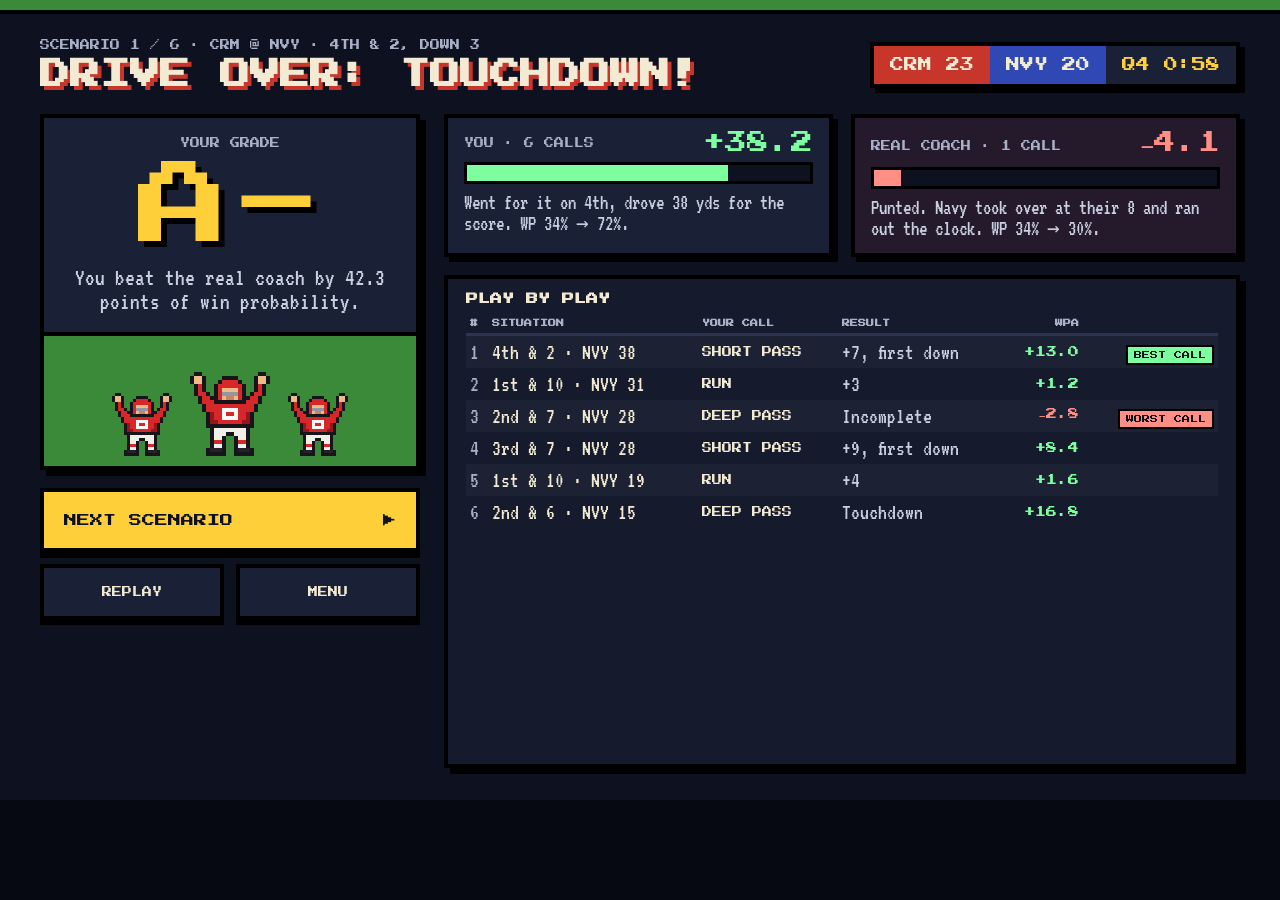
<file: Summary.html>
<!doctype html>
<html lang="en">
<head>
<meta charset="utf-8">
<meta name="viewport" content="width=device-width, initial-scale=1">
<title>Drive summary and grade</title>
<link rel="stylesheet" href="https://fonts.googleapis.com/css2?family=Press+Start+2P&amp;family=VT323&amp;display=swap">
<style>
body{margin:0}
a{color:#ffcf3a}a:hover{color:#fff1b8}
</style>
<style>html,body{background:#070912}</style>
</head>
<body>
<div style="width: 1280px; height: 800px; box-sizing: border-box; background: #0e1220; color: #f3ead3; font-family: 'VT323', monospace; display: flex; flex-direction: column; overflow: hidden">
  <div style="height: 10px; background: #3b8a3a; border-bottom: 4px solid #000"></div>

  <div style="display: flex; align-items: center; justify-content: space-between; padding: 26px 40px 0">
    <div style="display: flex; flex-direction: column; gap: 10px">
      <span style="font-family: 'Press Start 2P', monospace; font-size: 10px; color: #a9b0c8">SCENARIO 1 / 6 · CRM @ NVY · 4TH &amp; 2, DOWN 3</span>
      <h1 style="margin: 0; font-family: 'Press Start 2P', monospace; font-size: 30px; color: #f3ead3; text-shadow: 4px 4px 0 #c8352a">DRIVE OVER: TOUCHDOWN!</h1>
    </div>
    <div style="display: flex; border: 4px solid #000; box-shadow: 5px 5px 0 #000; font-family: 'Press Start 2P', monospace; font-size: 14px">
      <span style="padding: 12px 16px; background: #c8352a">CRM 23</span>
      <span style="padding: 12px 16px; background: #2f48b4">NVY 20</span>
      <span style="padding: 12px 16px; background: #1a2035; color: #ffcf3a">Q4 0:58</span>
    </div>
  </div>

  <div style="flex: 1; display: flex; gap: 24px; padding: 24px 40px 32px; min-height: 0">

    <div style="width: 380px; display: flex; flex-direction: column; gap: 18px">
      <div style="background: #1a2035; border: 4px solid #000; box-shadow: 6px 6px 0 #000; display: flex; flex-direction: column; align-items: center; padding: 20px 18px 0; gap: 4px; overflow: hidden">
        <span style="font-family: 'Press Start 2P', monospace; font-size: 10px; color: #a9b0c8">YOUR GRADE</span>
        <span style="font-family: 'Press Start 2P', monospace; font-size: 92px; line-height: 1.2; color: #ffcf3a; text-shadow: 6px 6px 0 #000">A-</span>
        <span style="font-size: 24px; color: #c9cfe0; text-align: center">You beat the real coach by 42.3 points of win probability.</span>
        <div style="align-self: stretch; margin: 14px -18px 0; height: 120px; background: #3b8a3a; border-top: 4px solid #000; display: flex; align-items: flex-end; justify-content: center; gap: 18px; padding-bottom: 10px">
          <img src="sprites/crimson_celebrate.png" alt="" style="width: 60px; height: 72px; image-rendering: pixelated">
          <img src="sprites/crimson_celebrate.png" alt="Crimson players celebrating" style="width: 80px; height: 96px; image-rendering: pixelated">
          <img src="sprites/crimson_celebrate.png" alt="" style="width: 60px; height: 72px; image-rendering: pixelated">
        </div>
      </div>
      <div style="display: flex; flex-direction: column; gap: 12px">
        <a href="Gameplay.html" style="display: flex; align-items: center; justify-content: space-between; min-height: 56px; padding: 0 20px; background: #ffcf3a; color: #0e1220; border: 4px solid #000; box-shadow: 0 6px 0 #000; font-family: 'Press Start 2P', monospace; font-size: 13px; text-decoration: none"><span>NEXT SCENARIO</span><span>▶</span></a>
        <div style="display: grid; grid-template-columns: repeat(2, minmax(0, 1fr)); gap: 12px">
          <a href="Gameplay.html" style="display: flex; align-items: center; justify-content: center; min-height: 48px; background: #1a2035; color: #f3ead3; border: 4px solid #000; box-shadow: 0 5px 0 #000; font-family: 'Press Start 2P', monospace; font-size: 10px; text-decoration: none">REPLAY</a>
          <a href="Main.html" style="display: flex; align-items: center; justify-content: center; min-height: 48px; background: #1a2035; color: #f3ead3; border: 4px solid #000; box-shadow: 0 5px 0 #000; font-family: 'Press Start 2P', monospace; font-size: 10px; text-decoration: none">MENU</a>
        </div>
      </div>
    </div>

    <div style="flex: 1; min-width: 0; display: flex; flex-direction: column; gap: 18px">
      <div style="display: grid; grid-template-columns: repeat(2, minmax(0, 1fr)); gap: 18px">
        <div style="background: #1a2035; border: 4px solid #000; box-shadow: 5px 5px 0 #000; padding: 14px 16px; display: flex; flex-direction: column; gap: 8px">
          <div style="display: flex; justify-content: space-between; align-items: center"><span style="font-family: 'Press Start 2P', monospace; font-size: 10px; color: #a9b0c8">YOU · 6 CALLS</span><span style="font-family: 'Press Start 2P', monospace; font-size: 22px; color: #7dffa0">+38.2</span></div>
          <div style="height: 16px; background: #0e1220; border: 3px solid #000"><div style="width: 76%; height: 100%; background: #7dffa0"></div></div>
          <span style="font-size: 21px; color: #c9cfe0; line-height: 1">Went for it on 4th, drove 38 yds for the score. WP 34% → 72%.</span>
        </div>
        <div style="background: #241a2c; border: 4px solid #000; box-shadow: 5px 5px 0 #000; padding: 14px 16px; display: flex; flex-direction: column; gap: 8px">
          <div style="display: flex; justify-content: space-between; align-items: center"><span style="font-family: 'Press Start 2P', monospace; font-size: 10px; color: #a9b0c8">REAL COACH · 1 CALL</span><span style="font-family: 'Press Start 2P', monospace; font-size: 22px; color: #ff8f84">−4.1</span></div>
          <div style="height: 16px; background: #0e1220; border: 3px solid #000"><div style="width: 8%; height: 100%; background: #ff8f84"></div></div>
          <span style="font-size: 21px; color: #c9cfe0; line-height: 1">Punted. Navy took over at their 8 and ran out the clock. WP 34% → 30%.</span>
        </div>
      </div>

      <div style="flex: 1; background: #151a2c; border: 4px solid #000; box-shadow: 6px 6px 0 #000; padding: 14px 18px; display: flex; flex-direction: column; gap: 8px; min-height: 0">
        <h2 style="margin: 0; font-family: 'Press Start 2P', monospace; font-size: 12px; color: #f3ead3">PLAY BY PLAY</h2>
        <table style="width: 100%; border-collapse: collapse; font-size: 22px">
          <thead>
            <tr style="font-family: 'Press Start 2P', monospace; font-size: 8px; color: #a9b0c8; text-align: left">
              <th style="padding: 6px 4px; border-bottom: 3px solid #2c3554">#</th>
              <th style="padding: 6px 4px; border-bottom: 3px solid #2c3554">SITUATION</th>
              <th style="padding: 6px 4px; border-bottom: 3px solid #2c3554">YOUR CALL</th>
              <th style="padding: 6px 4px; border-bottom: 3px solid #2c3554">RESULT</th>
              <th style="padding: 6px 4px; border-bottom: 3px solid #2c3554; text-align: right">WPA</th>
              <th style="padding: 6px 4px; border-bottom: 3px solid #2c3554"></th>
            </tr>
          </thead>
          <tbody>
            
              <tr style="background: rgba(255,255,255,0.03)">
                <td style="padding: 5px 4px; color: #a9b0c8">1</td>
                <td style="padding: 5px 4px">4th &amp; 2 · NVY 38</td>
                <td style="padding: 5px 4px; font-family: 'Press Start 2P', monospace; font-size: 10px">SHORT PASS</td>
                <td style="padding: 5px 4px; color: #c9cfe0">+7, first down</td>
                <td style="padding: 5px 4px; text-align: right; font-family: 'Press Start 2P', monospace; font-size: 11px; color: #7dffa0">+13.0</td>
                <td style="padding: 5px 4px; text-align: right"><span style="font-family: 'Press Start 2P', monospace; font-size: 8px; padding: 4px 6px; background: #7dffa0; color: #0e1220; border: 2px solid #000">BEST CALL</span></td>
              </tr>
            
              <tr style="background: transparent">
                <td style="padding: 5px 4px; color: #a9b0c8">2</td>
                <td style="padding: 5px 4px">1st &amp; 10 · NVY 31</td>
                <td style="padding: 5px 4px; font-family: 'Press Start 2P', monospace; font-size: 10px">RUN</td>
                <td style="padding: 5px 4px; color: #c9cfe0">+3</td>
                <td style="padding: 5px 4px; text-align: right; font-family: 'Press Start 2P', monospace; font-size: 11px; color: #7dffa0">+1.2</td>
                <td style="padding: 5px 4px; text-align: right"></td>
              </tr>
            
              <tr style="background: rgba(255,255,255,0.03)">
                <td style="padding: 5px 4px; color: #a9b0c8">3</td>
                <td style="padding: 5px 4px">2nd &amp; 7 · NVY 28</td>
                <td style="padding: 5px 4px; font-family: 'Press Start 2P', monospace; font-size: 10px">DEEP PASS</td>
                <td style="padding: 5px 4px; color: #c9cfe0">Incomplete</td>
                <td style="padding: 5px 4px; text-align: right; font-family: 'Press Start 2P', monospace; font-size: 11px; color: #ff8f84">−2.8</td>
                <td style="padding: 5px 4px; text-align: right"><span style="font-family: 'Press Start 2P', monospace; font-size: 8px; padding: 4px 6px; background: #ff8f84; color: #0e1220; border: 2px solid #000">WORST CALL</span></td>
              </tr>
            
              <tr style="background: transparent">
                <td style="padding: 5px 4px; color: #a9b0c8">4</td>
                <td style="padding: 5px 4px">3rd &amp; 7 · NVY 28</td>
                <td style="padding: 5px 4px; font-family: 'Press Start 2P', monospace; font-size: 10px">SHORT PASS</td>
                <td style="padding: 5px 4px; color: #c9cfe0">+9, first down</td>
                <td style="padding: 5px 4px; text-align: right; font-family: 'Press Start 2P', monospace; font-size: 11px; color: #7dffa0">+8.4</td>
                <td style="padding: 5px 4px; text-align: right"></td>
              </tr>
            
              <tr style="background: rgba(255,255,255,0.03)">
                <td style="padding: 5px 4px; color: #a9b0c8">5</td>
                <td style="padding: 5px 4px">1st &amp; 10 · NVY 19</td>
                <td style="padding: 5px 4px; font-family: 'Press Start 2P', monospace; font-size: 10px">RUN</td>
                <td style="padding: 5px 4px; color: #c9cfe0">+4</td>
                <td style="padding: 5px 4px; text-align: right; font-family: 'Press Start 2P', monospace; font-size: 11px; color: #7dffa0">+1.6</td>
                <td style="padding: 5px 4px; text-align: right"></td>
              </tr>
            
              <tr style="background: transparent">
                <td style="padding: 5px 4px; color: #a9b0c8">6</td>
                <td style="padding: 5px 4px">2nd &amp; 6 · NVY 15</td>
                <td style="padding: 5px 4px; font-family: 'Press Start 2P', monospace; font-size: 10px">DEEP PASS</td>
                <td style="padding: 5px 4px; color: #c9cfe0">Touchdown</td>
                <td style="padding: 5px 4px; text-align: right; font-family: 'Press Start 2P', monospace; font-size: 11px; color: #7dffa0">+16.8</td>
                <td style="padding: 5px 4px; text-align: right"></td>
              </tr>
            
          </tbody>
        </table>
      </div>
    </div>
  </div>
</div>
</body>
</html>
</file>
